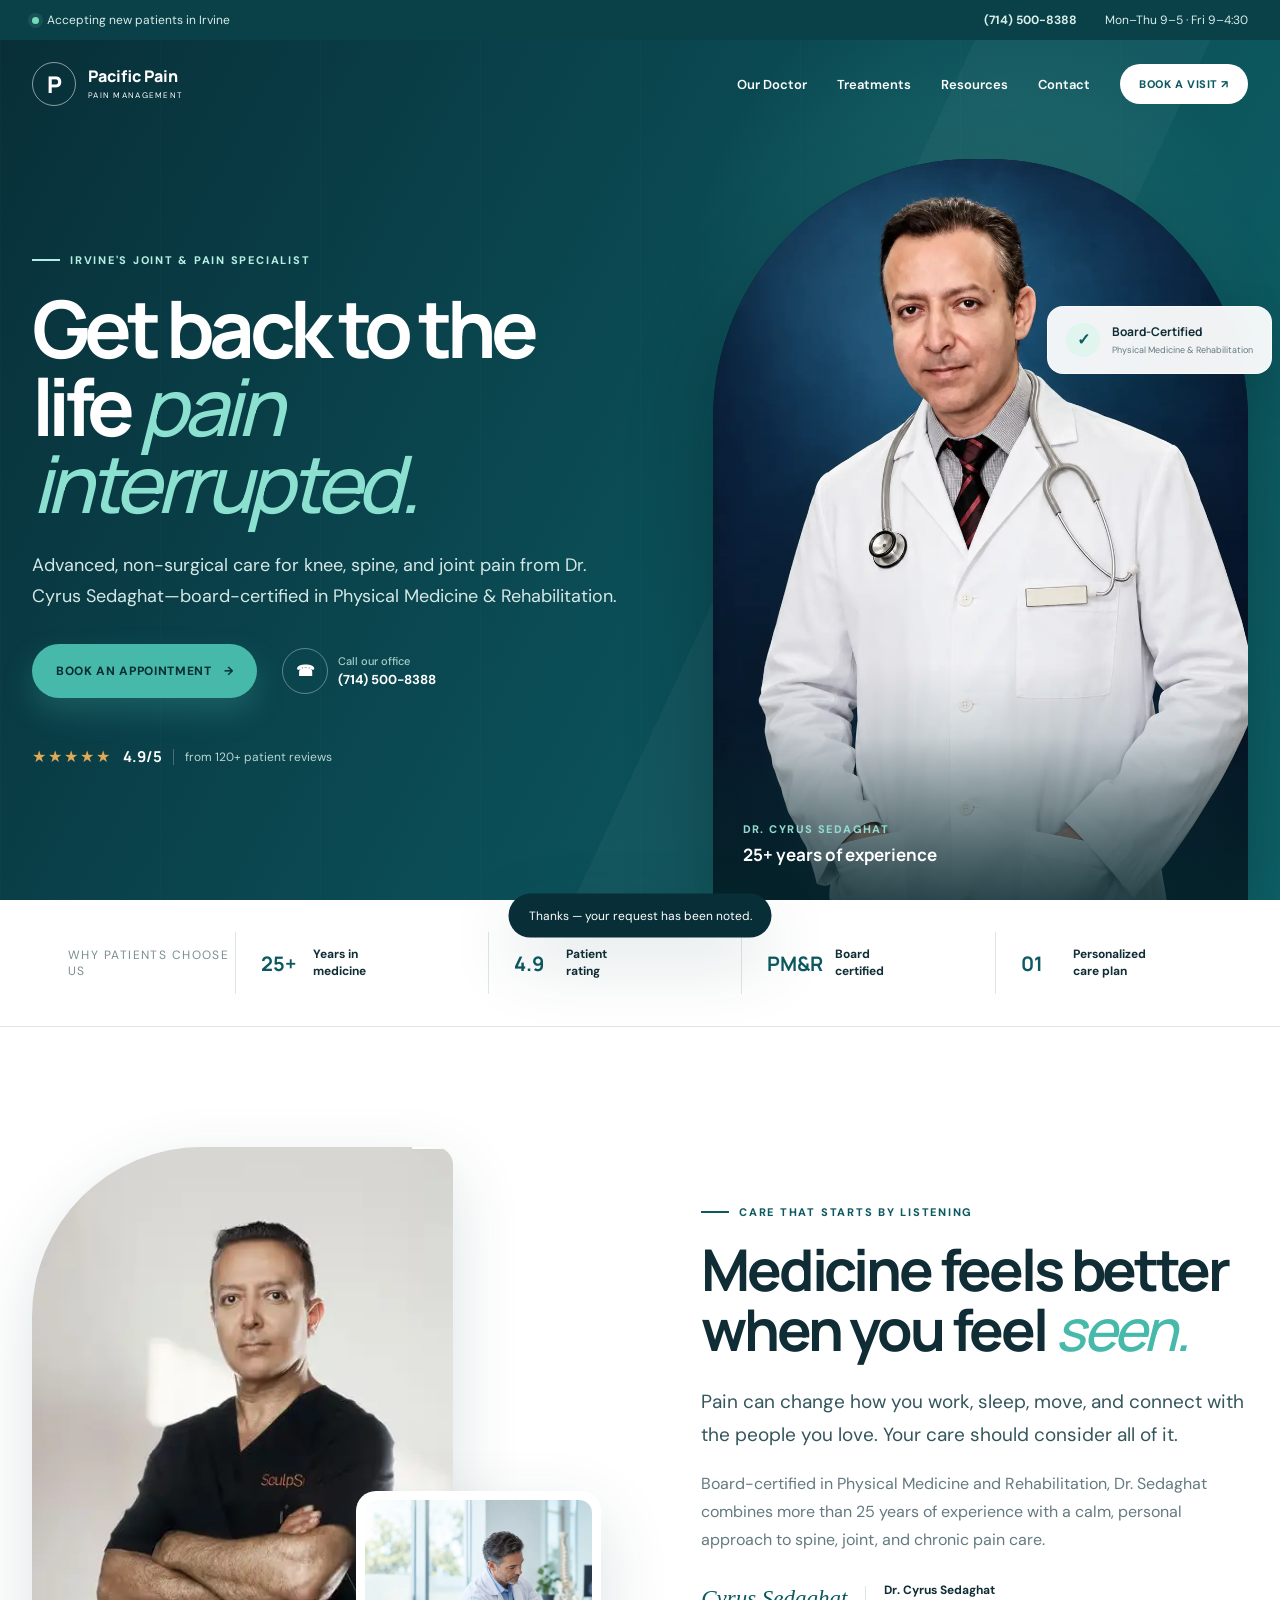
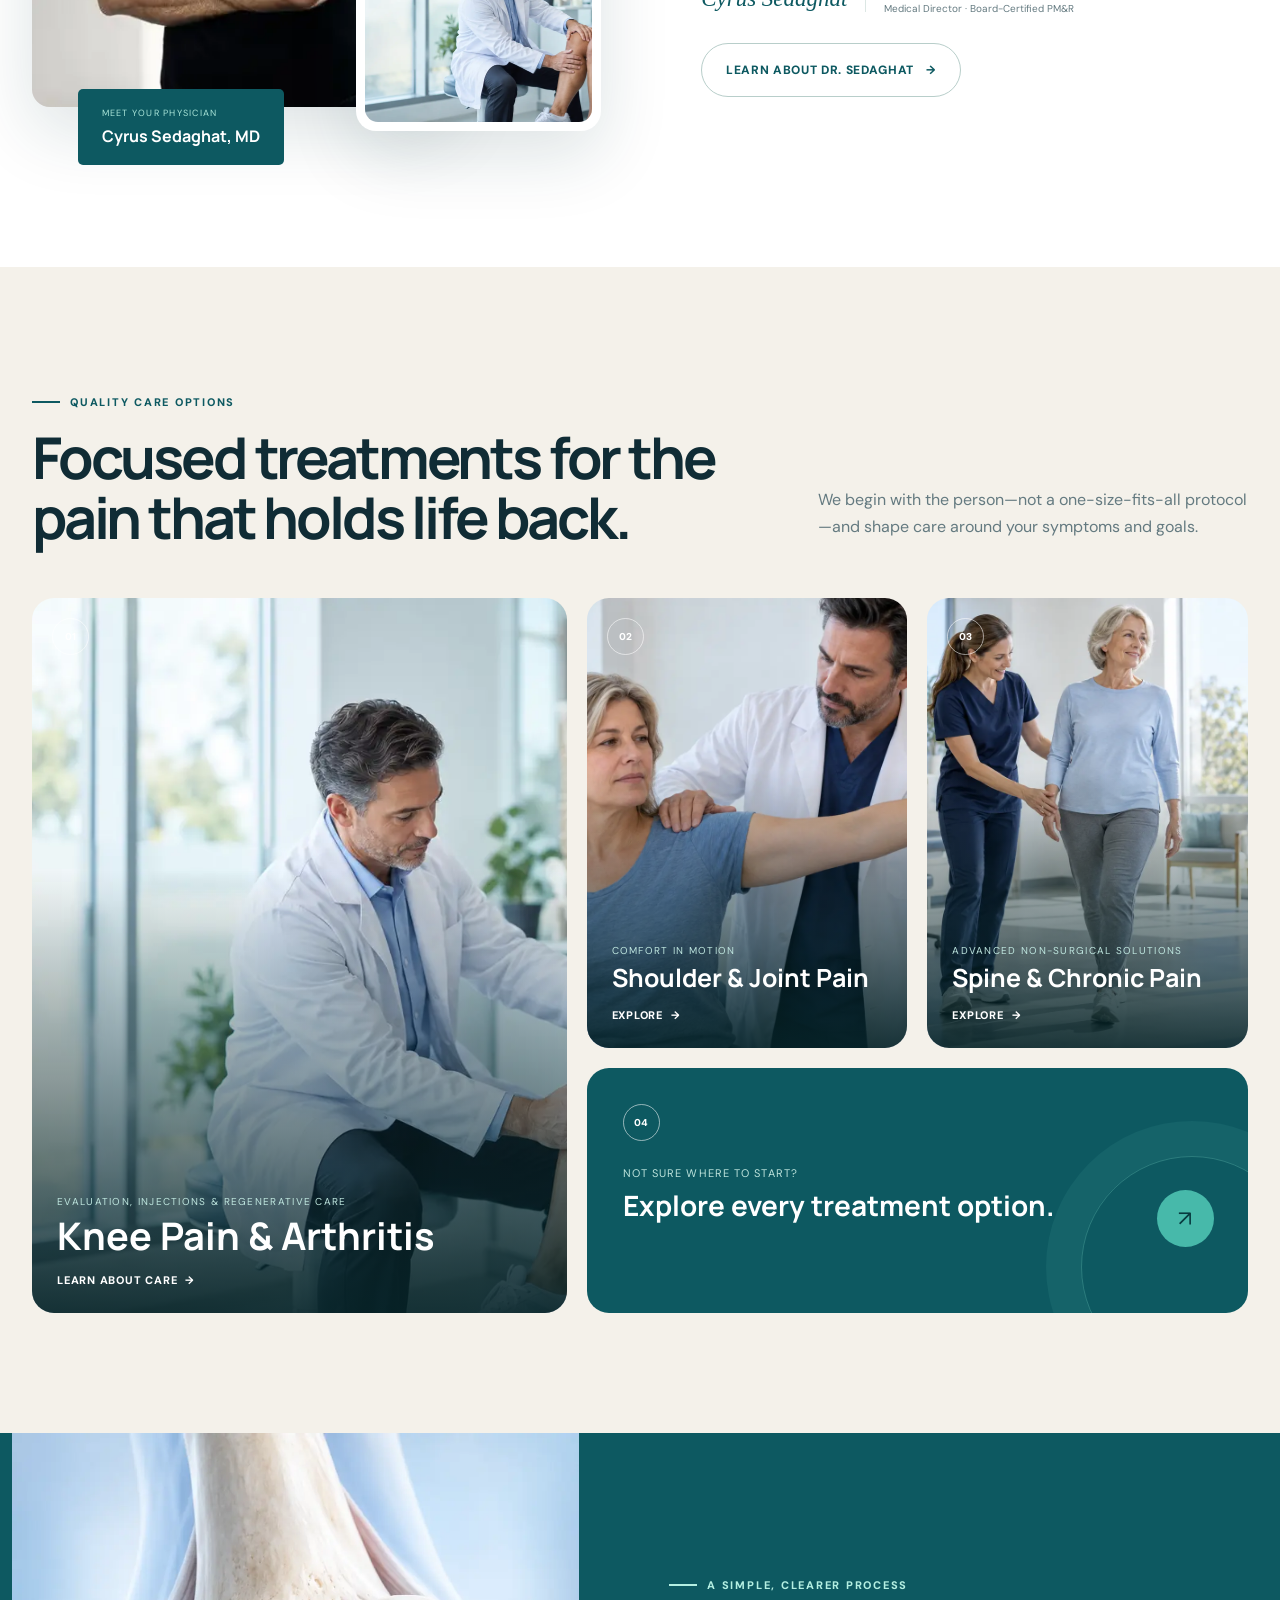
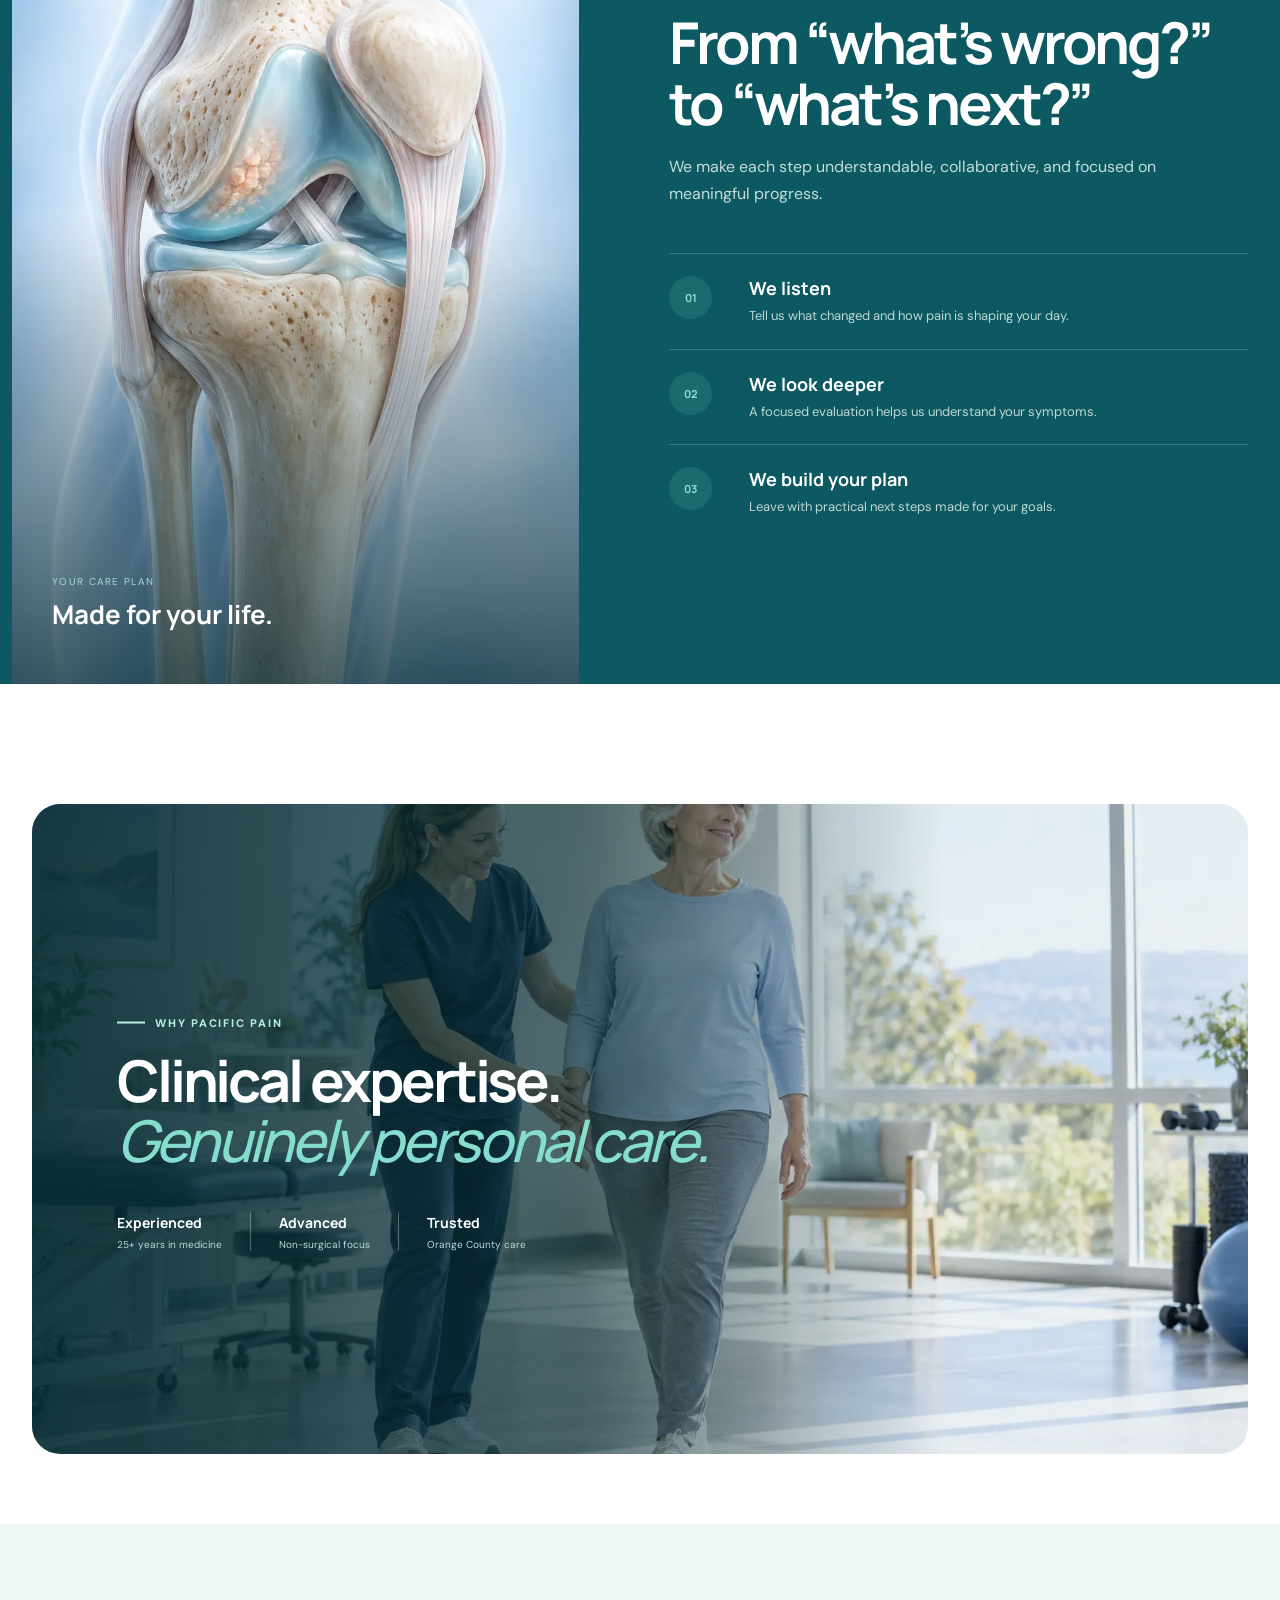
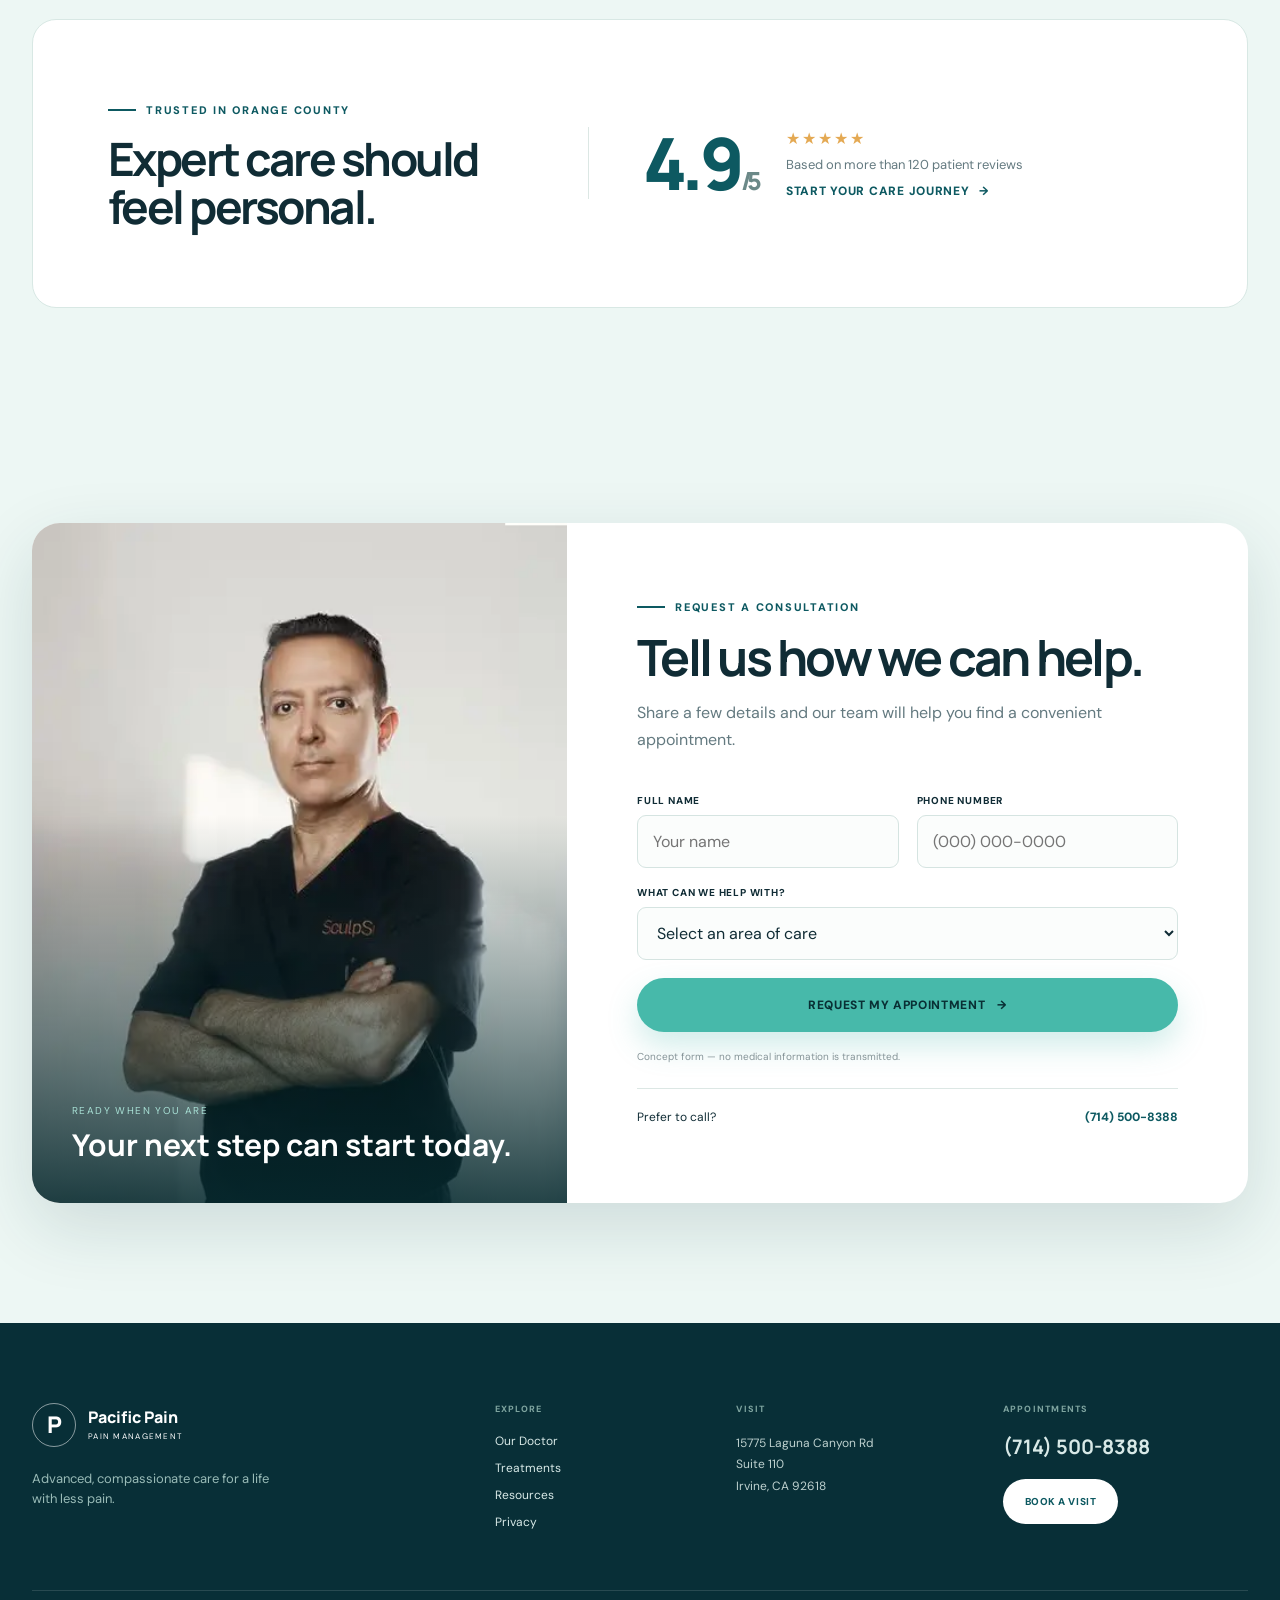
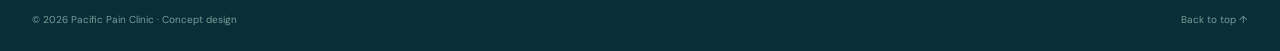
<file: index.html>
<!doctype html>
<html lang="en">
<head>
  <meta charset="UTF-8">
  <meta name="viewport" content="width=device-width,initial-scale=1">
  <meta name="description" content="Advanced, compassionate pain management with Dr. Cyrus Sedaghat in Irvine, California.">
  <meta name="theme-color" content="#0d4d58">
  <title>Pacific Pain Clinic | Move Without Limits</title>
  <link rel="preconnect" href="https://fonts.googleapis.com">
  <link rel="preconnect" href="https://fonts.gstatic.com" crossorigin>
  <link href="https://fonts.googleapis.com/css2?family=DM+Sans:wght@400;500;600;700&family=Manrope:wght@500;600;700;800&display=swap" rel="stylesheet">
  <link rel="stylesheet" href="styles.css">
</head>
<body>
  <a class="skip-link" href="#content">Skip to content</a>
  <div class="topbar"><div class="container topbar-inner"><p><span class="status-dot"></span>Accepting new patients in Irvine</p><div><a href="tel:+17145008388">(714) 500-8388</a><span>Mon–Thu 9–5 · Fri 9–4:30</span></div></div></div>
  <header class="site-header">
    <div class="container nav-shell">
      <a class="brand" href="index.html" aria-label="Pacific Pain Clinic home"><span class="brand-mark">P</span><span class="brand-copy"><strong>Pacific Pain</strong><small>PAIN MANAGEMENT</small></span></a>
      <nav class="main-nav" id="main-nav" aria-label="Main navigation"><a href="about.html">Our Doctor</a><a href="services.html">Treatments</a><a href="blog.html">Resources</a><a href="contact.html">Contact</a><a href="contact.html#appointment" class="nav-cta">Book a visit <span>↗</span></a></nav>
      <button class="menu-toggle" aria-label="Open navigation" aria-controls="main-nav" aria-expanded="false"><span></span><span></span></button>
    </div>
  </header>

  <main id="content">
    <section class="hero" id="top">
      <div class="container hero-grid">
        <div class="hero-copy reveal">
          <span class="eyebrow">IRVINE'S JOINT &amp; PAIN SPECIALIST</span>
          <h1>Get back to the life <em>pain interrupted.</em></h1>
          <p>Advanced, non-surgical care for knee, spine, and joint pain from Dr. Cyrus Sedaghat—board-certified in Physical Medicine &amp; Rehabilitation.</p>
          <div class="hero-actions"><a class="btn btn-primary" href="contact.html#appointment">Book an appointment <span>→</span></a><a class="text-link" href="tel:+17145008388"><span class="call-icon">☎</span><span><small>Call our office</small>(714) 500-8388</span></a></div>
          <div class="hero-rating"><span class="stars">★★★★★</span><strong>4.9/5</strong><small>from 120+ patient reviews</small></div>
        </div>
        <div class="hero-visual reveal">
          <div class="doctor-frame"><img src="assets/images/dr-sedaghat-hero-premium.webp" alt="Dr. Cyrus Sedaghat, pain management physician" fetchpriority="high"></div>
          <div class="doctor-name"><span>DR. CYRUS SEDAGHAT</span><strong>25+ years of experience</strong></div>
          <div class="credential-card"><span class="credential-mark">✓</span><div><strong>Board-Certified</strong><small>Physical Medicine &amp; Rehabilitation</small></div></div>
        </div>
      </div>
    </section>

    <section class="trust-bar" aria-label="Practice highlights"><div class="container trust-strip reveal"><p>Why patients choose us</p><div><strong>25+</strong><span>Years in<br>medicine</span></div><div><strong>4.9</strong><span>Patient<br>rating</span></div><div><strong>PM&amp;R</strong><span>Board<br>certified</span></div><div><strong>01</strong><span>Personalized<br>care plan</span></div></div></section>

    <section class="doctor-story section" id="about">
      <div class="container story-grid">
        <div class="story-gallery reveal">
          <div class="portrait-card"><img src="assets/images/dr-sedaghat-portrait.webp" alt="Dr. Cyrus Sedaghat at Pacific Pain Clinic" loading="lazy"></div>
          <div class="detail-card"><img src="assets/images/knee-exam-hero.webp" alt="A careful knee evaluation" loading="lazy"></div>
          <div class="gallery-caption"><span>MEET YOUR PHYSICIAN</span><strong>Cyrus Sedaghat, MD</strong></div>
        </div>
        <div class="story-copy reveal">
          <span class="eyebrow dark">CARE THAT STARTS BY LISTENING</span>
          <h2>Medicine feels better when you feel <em>seen.</em></h2>
          <p class="lead">Pain can change how you work, sleep, move, and connect with the people you love. Your care should consider all of it.</p>
          <p>Board-certified in Physical Medicine and Rehabilitation, Dr. Sedaghat combines more than 25 years of experience with a calm, personal approach to spine, joint, and chronic pain care.</p>
          <div class="signature-row"><div class="signature">Cyrus Sedaghat</div><div><strong>Dr. Cyrus Sedaghat</strong><small>Medical Director · Board-Certified PM&amp;R</small></div></div>
          <a class="btn btn-outline" href="about.html">Learn about Dr. Sedaghat <span>→</span></a>
        </div>
      </div>
    </section>

    <section class="services section" id="services">
      <div class="container">
        <div class="section-head reveal"><div><span class="eyebrow dark">QUALITY CARE OPTIONS</span><h2>Focused treatments for the pain that holds life back.</h2></div><p>We begin with the person—not a one-size-fits-all protocol—and shape care around your symptoms and goals.</p></div>
        <div class="service-bento">
          <article class="service-card service-feature reveal"><img src="assets/images/knee-exam-hero.webp" alt="Physician evaluating a patient's knee" loading="lazy"><div class="image-shade"></div><span class="service-index">01</span><div class="service-copy"><p>Evaluation, injections &amp; regenerative care</p><h3>Knee Pain &amp; Arthritis</h3><a href="knee-pain.html">Learn about care <span>→</span></a></div></article>
          <article class="service-card reveal"><img src="assets/images/shoulder-exam.webp" alt="Shoulder mobility examination" loading="lazy"><div class="image-shade"></div><span class="service-index">02</span><div class="service-copy"><p>Comfort in motion</p><h3>Shoulder &amp; Joint Pain</h3><a href="services.html#joint-care">Explore <span>→</span></a></div></article>
          <article class="service-card reveal"><img src="assets/images/hip-mobility.webp" alt="Hip mobility care" loading="lazy"><div class="image-shade"></div><span class="service-index">03</span><div class="service-copy"><p>Advanced non-surgical solutions</p><h3>Spine &amp; Chronic Pain</h3><a href="services.html#spine-care">Explore <span>→</span></a></div></article>
          <article class="service-note reveal"><span class="service-index">04</span><p>Not sure where to start?</p><h3>Explore every treatment option.</h3><a class="round-link" href="services.html" aria-label="View all treatments">↗</a></article>
        </div>
      </div>
    </section>

    <section class="approach section" id="approach">
      <div class="container approach-grid">
        <div class="approach-visual reveal"><img src="assets/images/knee-anatomy.webp" alt="Detailed knee joint anatomy" loading="lazy"><div class="image-label"><span>YOUR CARE PLAN</span><strong>Made for your life.</strong></div></div>
        <div class="approach-copy reveal"><span class="eyebrow">A SIMPLE, CLEARER PROCESS</span><h2>From “what’s wrong?” to “what’s next?”</h2><p>We make each step understandable, collaborative, and focused on meaningful progress.</p><ol class="process-list"><li><span>01</span><div><h3>We listen</h3><p>Tell us what changed and how pain is shaping your day.</p></div></li><li><span>02</span><div><h3>We look deeper</h3><p>A focused evaluation helps us understand your symptoms.</p></div></li><li><span>03</span><div><h3>We build your plan</h3><p>Leave with practical next steps made for your goals.</p></div></li></ol></div>
      </div>
    </section>

    <section class="why-us section"><div class="container"><div class="why-banner reveal"><img src="assets/images/hip-mobility.webp" alt="Patient returning to comfortable movement" loading="lazy"><div class="why-overlay"><span class="eyebrow">WHY PACIFIC PAIN</span><h2>Clinical expertise.<br><em>Genuinely personal care.</em></h2><div class="why-points"><div><strong>Experienced</strong><span>25+ years in medicine</span></div><div><strong>Advanced</strong><span>Non-surgical focus</span></div><div><strong>Trusted</strong><span>Orange County care</span></div></div></div></div></div></section>

    <section class="testimonial section"><div class="container testimonial-grid reveal"><div><span class="eyebrow dark">TRUSTED IN ORANGE COUNTY</span><h2>Expert care should feel personal.</h2></div><div class="reputation-panel"><strong>4.9<span>/5</span></strong><div><span class="stars">★★★★★</span><p>Based on more than 120 patient reviews</p></div><a href="contact.html#appointment">Start your care journey <span>→</span></a></div></div></section>

    <section class="contact section" id="contact">
      <div class="container contact-shell reveal">
        <div class="contact-visual"><img src="assets/images/dr-sedaghat-portrait.webp" alt="Dr. Cyrus Sedaghat" loading="lazy"><div class="contact-image-copy"><span>READY WHEN YOU ARE</span><strong>Your next step can start today.</strong></div></div>
        <div class="contact-panel"><span class="eyebrow dark">REQUEST A CONSULTATION</span><h2>Tell us how we can help.</h2><p>Share a few details and our team will help you find a convenient appointment.</p><form id="demo-form"><label><span>Full name</span><input type="text" name="name" autocomplete="name" placeholder="Your name" required></label><label><span>Phone number</span><input type="tel" name="phone" autocomplete="tel" placeholder="(000) 000-0000" required></label><label class="full"><span>What can we help with?</span><select name="care" required><option value="">Select an area of care</option><option>Knee pain or arthritis</option><option>Back or neck pain</option><option>Shoulder or joint pain</option><option>Another concern</option></select></label><button class="btn btn-primary full" type="submit">Request my appointment <span>→</span></button><small class="full">Concept form — no medical information is transmitted.</small></form><div class="direct-contact"><span>Prefer to call?</span><a href="tel:+17145008388">(714) 500-8388</a></div></div>
      </div>
    </section>
  </main>

  <footer class="site-footer"><div class="container footer-grid"><div><a class="brand" href="index.html"><span class="brand-mark">P</span><span class="brand-copy"><strong>Pacific Pain</strong><small>PAIN MANAGEMENT</small></span></a><p>Advanced, compassionate care for a life with less pain.</p></div><div><span class="footer-label">Explore</span><a href="about.html">Our Doctor</a><a href="services.html">Treatments</a><a href="blog.html">Resources</a><a href="privacy.html">Privacy</a></div><div><span class="footer-label">Visit</span><p>15775 Laguna Canyon Rd<br>Suite 110<br>Irvine, CA 92618</p></div><div class="footer-call"><span class="footer-label">Appointments</span><a href="tel:+17145008388">(714) 500-8388</a><a class="btn btn-light" href="contact.html#appointment">Book a visit</a></div></div><div class="container footer-bottom"><span>© 2026 Pacific Pain Clinic · Concept design</span><a href="#top">Back to top ↑</a></div></footer>
  <div class="toast" role="status" aria-live="polite">Thanks — your request has been noted.</div>
  <script src="script.js"></script>
</body>
</html>
</file>
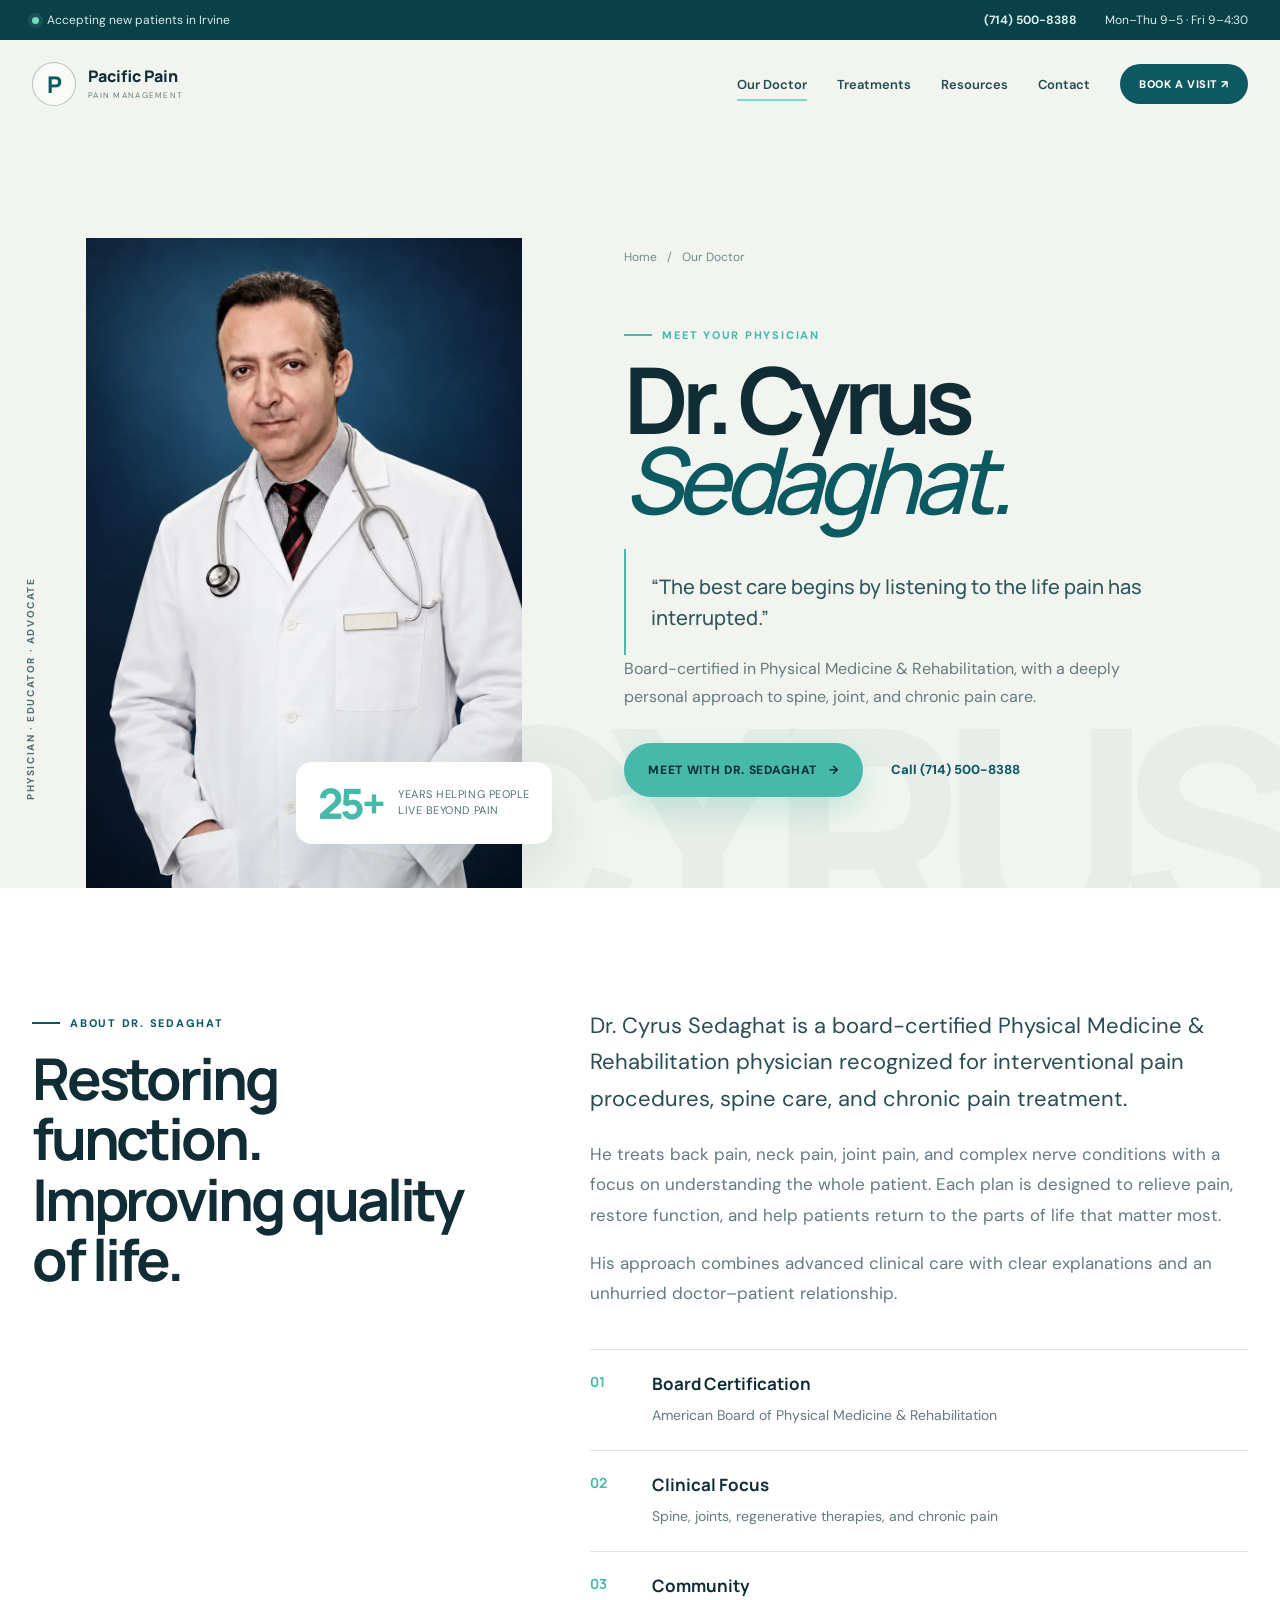
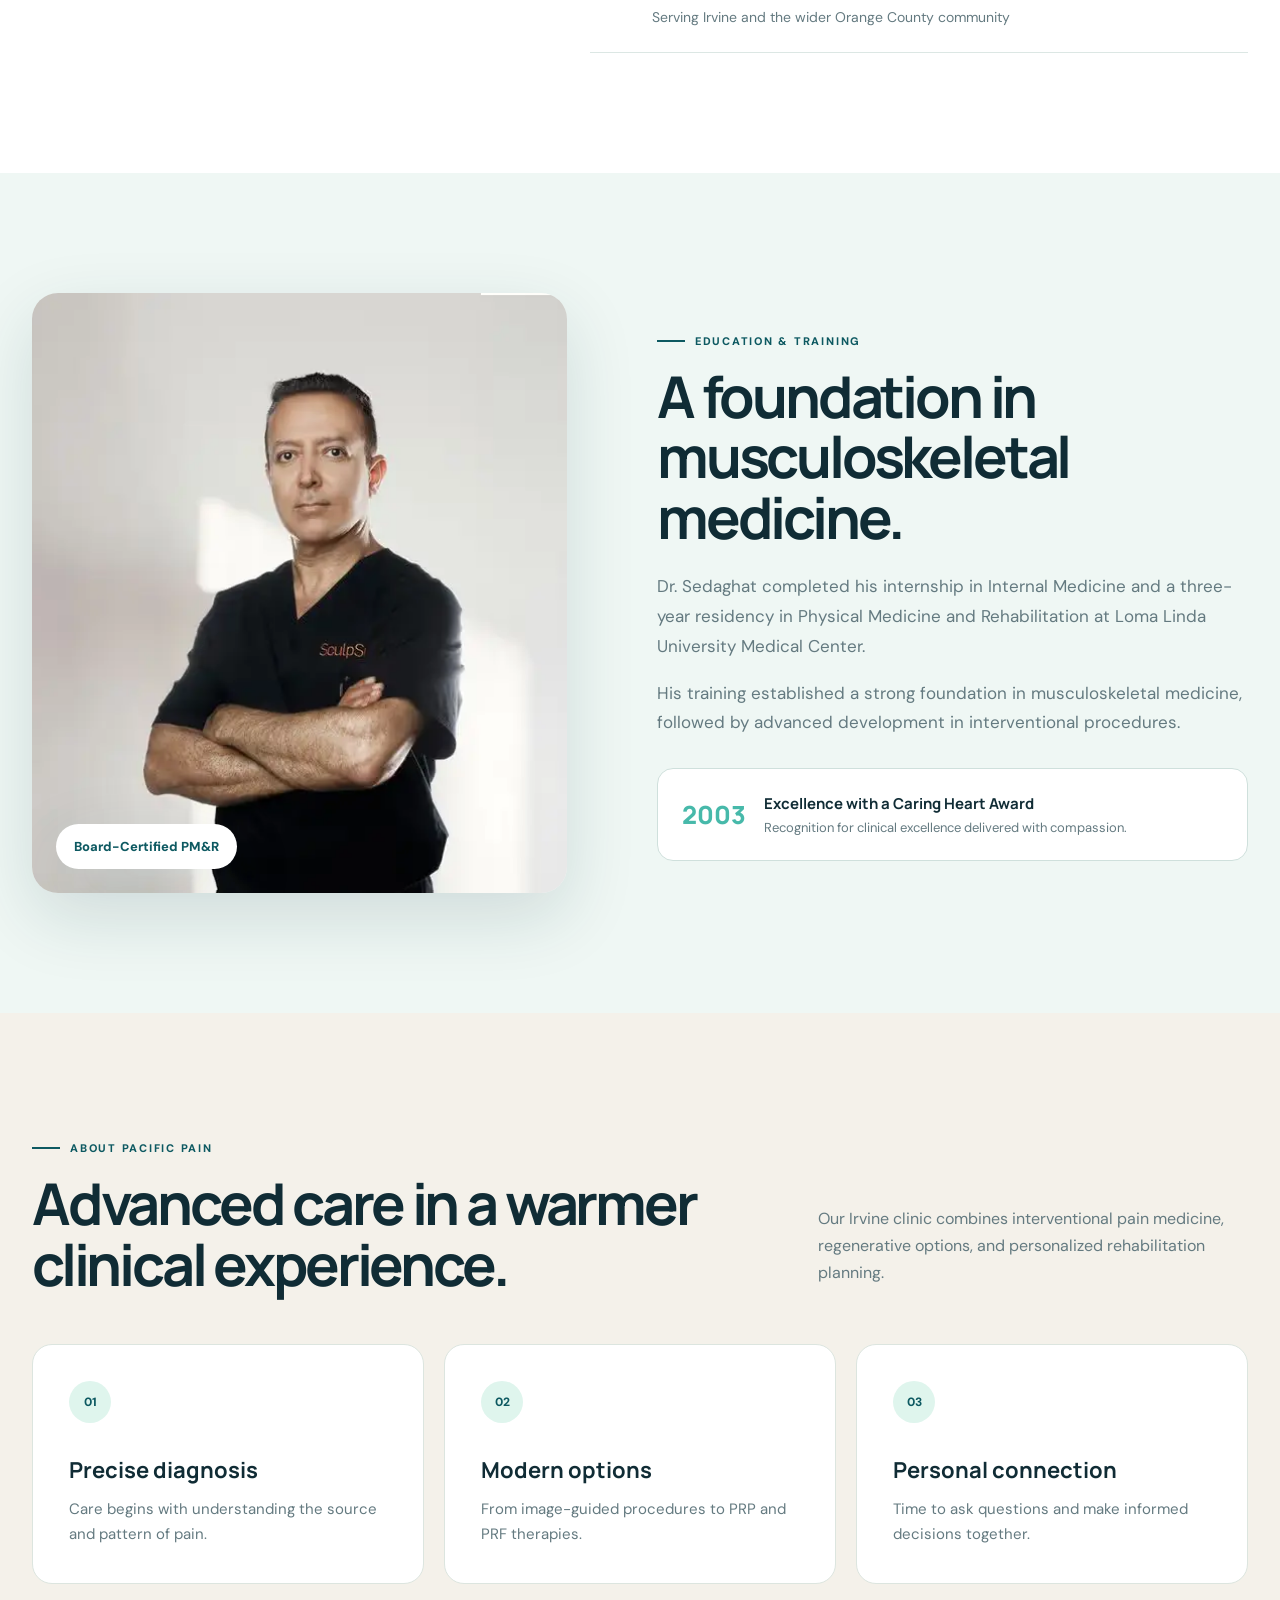
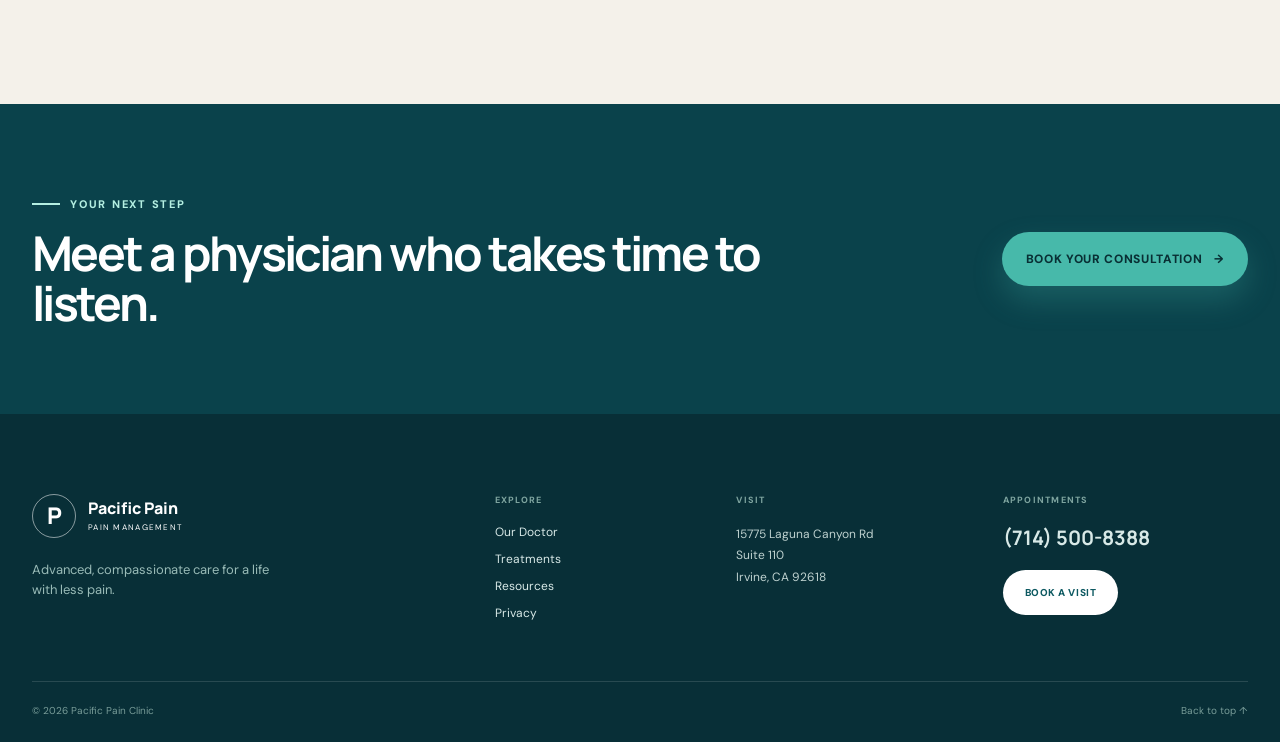
<file: about.html>
<!doctype html><html lang="en"><head><meta charset="UTF-8"><meta name="viewport" content="width=device-width,initial-scale=1"><meta name="description" content="Meet Dr. Cyrus Sedaghat, board-certified Physical Medicine and Rehabilitation physician at Pacific Pain Clinic in Irvine."><meta name="theme-color" content="#0d4d58"><title>About Dr. Cyrus Sedaghat | Pacific Pain Clinic</title><link rel="preconnect" href="https://fonts.googleapis.com"><link rel="preconnect" href="https://fonts.gstatic.com" crossorigin><link href="https://fonts.googleapis.com/css2?family=DM+Sans:wght@400;500;600;700&family=Manrope:wght@500;600;700;800&display=swap" rel="stylesheet"><link rel="stylesheet" href="styles.css"></head><body>
<a class="skip-link" href="#content">Skip to content</a><div class="topbar"><div class="container topbar-inner"><p><span class="status-dot"></span>Accepting new patients in Irvine</p><div><a href="tel:+17145008388">(714) 500-8388</a><span>Mon–Thu 9–5 · Fri 9–4:30</span></div></div></div>
<header class="site-header inner-header"><div class="container nav-shell"><a class="brand" href="index.html" aria-label="Pacific Pain Clinic home"><span class="brand-mark">P</span><span class="brand-copy"><strong>Pacific Pain</strong><small>PAIN MANAGEMENT</small></span></a><nav class="main-nav" id="main-nav" aria-label="Main navigation"><a class="active" href="about.html">Our Doctor</a><a href="services.html">Treatments</a><a href="blog.html">Resources</a><a href="contact.html">Contact</a><a href="contact.html#appointment" class="nav-cta">Book a visit <span>↗</span></a></nav><button class="menu-toggle" aria-label="Open navigation" aria-controls="main-nav" aria-expanded="false"><span></span><span></span></button></div></header>
<main id="content">
  <section class="about-signature-hero"><div class="container about-hero-layout"><div class="about-portrait-stage reveal"><span class="portrait-caption">PHYSICIAN · EDUCATOR · ADVOCATE</span><img src="assets/images/dr-sedaghat-hero-premium.webp" alt="Dr. Cyrus Sedaghat"><div class="about-experience"><strong>25+</strong><span>years helping people<br>live beyond pain</span></div></div><div class="about-intro reveal"><nav class="breadcrumb" aria-label="Breadcrumb"><a href="index.html">Home</a><span>/</span><span>Our Doctor</span></nav><span class="eyebrow">MEET YOUR PHYSICIAN</span><h1>Dr. Cyrus<br><em>Sedaghat.</em></h1><blockquote>“The best care begins by listening to the life pain has interrupted.”</blockquote><p>Board-certified in Physical Medicine &amp; Rehabilitation, with a deeply personal approach to spine, joint, and chronic pain care.</p><div class="about-hero-actions"><a class="btn btn-primary" href="contact.html#appointment">Meet with Dr. Sedaghat <span>→</span></a><a href="tel:+17145008388">Call (714) 500-8388</a></div></div></div></section>
  <section class="section"><div class="container split-copy"><div class="sticky-heading reveal"><span class="eyebrow dark">ABOUT DR. SEDAGHAT</span><h2>Restoring function. Improving quality of life.</h2></div><div class="article-copy reveal"><p class="lead">Dr. Cyrus Sedaghat is a board-certified Physical Medicine &amp; Rehabilitation physician recognized for interventional pain procedures, spine care, and chronic pain treatment.</p><p>He treats back pain, neck pain, joint pain, and complex nerve conditions with a focus on understanding the whole patient. Each plan is designed to relieve pain, restore function, and help patients return to the parts of life that matter most.</p><p>His approach combines advanced clinical care with clear explanations and an unhurried doctor–patient relationship.</p><div class="credential-list"><div><span>01</span><strong>Board Certification</strong><p>American Board of Physical Medicine &amp; Rehabilitation</p></div><div><span>02</span><strong>Clinical Focus</strong><p>Spine, joints, regenerative therapies, and chronic pain</p></div><div><span>03</span><strong>Community</strong><p>Serving Irvine and the wider Orange County community</p></div></div></div></div></section>
  <section class="section soft-section"><div class="container feature-split"><div class="feature-image reveal"><img src="assets/images/dr-sedaghat-portrait.webp" alt="Dr. Cyrus Sedaghat in clinic attire"><div class="feature-badge">Board-Certified PM&amp;R</div></div><div class="feature-copy reveal"><span class="eyebrow dark">EDUCATION &amp; TRAINING</span><h2>A foundation in musculoskeletal medicine.</h2><p>Dr. Sedaghat completed his internship in Internal Medicine and a three-year residency in Physical Medicine and Rehabilitation at Loma Linda University Medical Center.</p><p>His training established a strong foundation in musculoskeletal medicine, followed by advanced development in interventional procedures.</p><div class="award-card"><span>2003</span><div><strong>Excellence with a Caring Heart Award</strong><p>Recognition for clinical excellence delivered with compassion.</p></div></div></div></div></section>
  <section class="section values-section"><div class="container"><div class="section-head reveal"><div><span class="eyebrow dark">ABOUT PACIFIC PAIN</span><h2>Advanced care in a warmer clinical experience.</h2></div><p>Our Irvine clinic combines interventional pain medicine, regenerative options, and personalized rehabilitation planning.</p></div><div class="value-grid"><article class="value-card reveal"><span>01</span><h3>Precise diagnosis</h3><p>Care begins with understanding the source and pattern of pain.</p></article><article class="value-card reveal"><span>02</span><h3>Modern options</h3><p>From image-guided procedures to PRP and PRF therapies.</p></article><article class="value-card reveal"><span>03</span><h3>Personal connection</h3><p>Time to ask questions and make informed decisions together.</p></article></div></div></section>
  <section class="page-cta"><div class="container page-cta-inner reveal"><div><span class="eyebrow">YOUR NEXT STEP</span><h2>Meet a physician who takes time to listen.</h2></div><a class="btn btn-primary" href="contact.html#appointment">Book your consultation <span>→</span></a></div></section>
</main>
<footer class="site-footer"><div class="container footer-grid"><div><a class="brand" href="index.html"><span class="brand-mark">P</span><span class="brand-copy"><strong>Pacific Pain</strong><small>PAIN MANAGEMENT</small></span></a><p>Advanced, compassionate care for a life with less pain.</p></div><div><span class="footer-label">Explore</span><a href="about.html">Our Doctor</a><a href="services.html">Treatments</a><a href="blog.html">Resources</a><a href="privacy.html">Privacy</a></div><div><span class="footer-label">Visit</span><p>15775 Laguna Canyon Rd<br>Suite 110<br>Irvine, CA 92618</p></div><div class="footer-call"><span class="footer-label">Appointments</span><a href="tel:+17145008388">(714) 500-8388</a><a class="btn btn-light" href="contact.html#appointment">Book a visit</a></div></div><div class="container footer-bottom"><span>© 2026 Pacific Pain Clinic</span><a href="#content">Back to top ↑</a></div></footer><script src="script.js"></script></body></html>
</file>
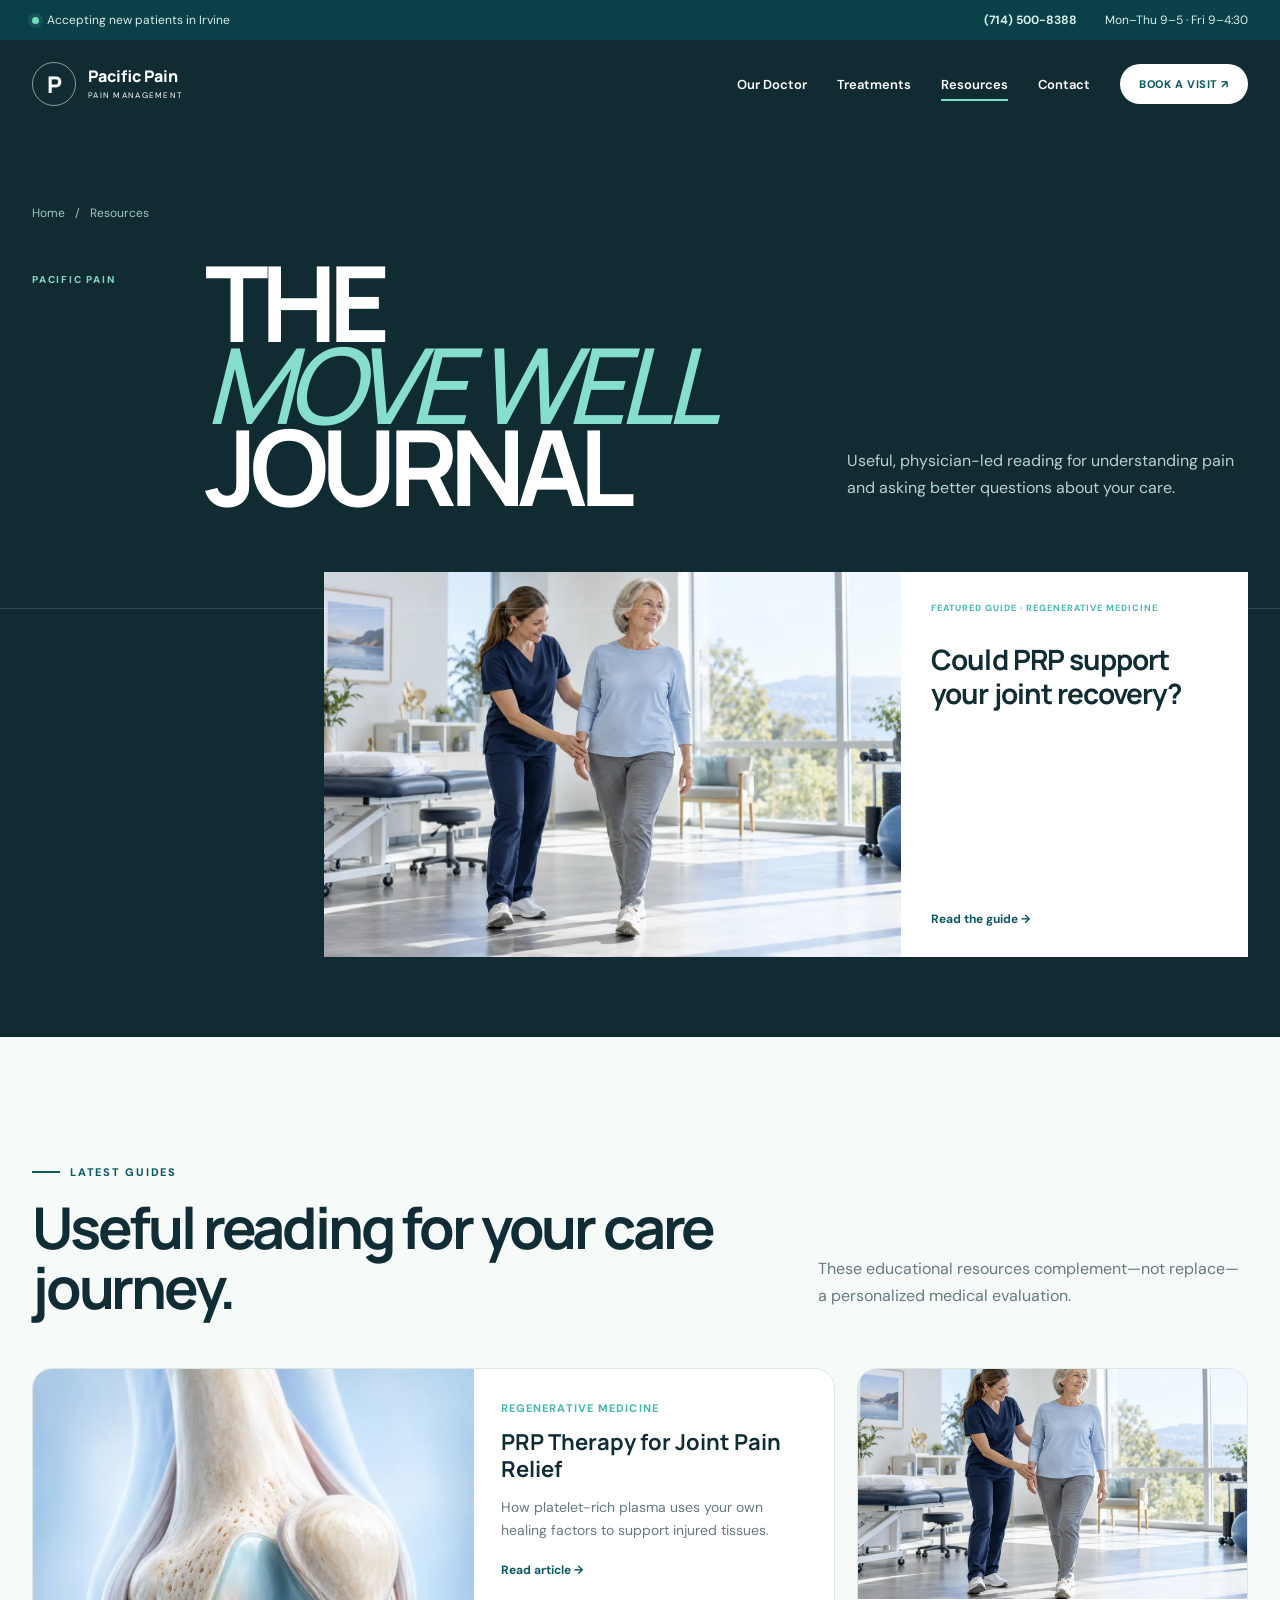
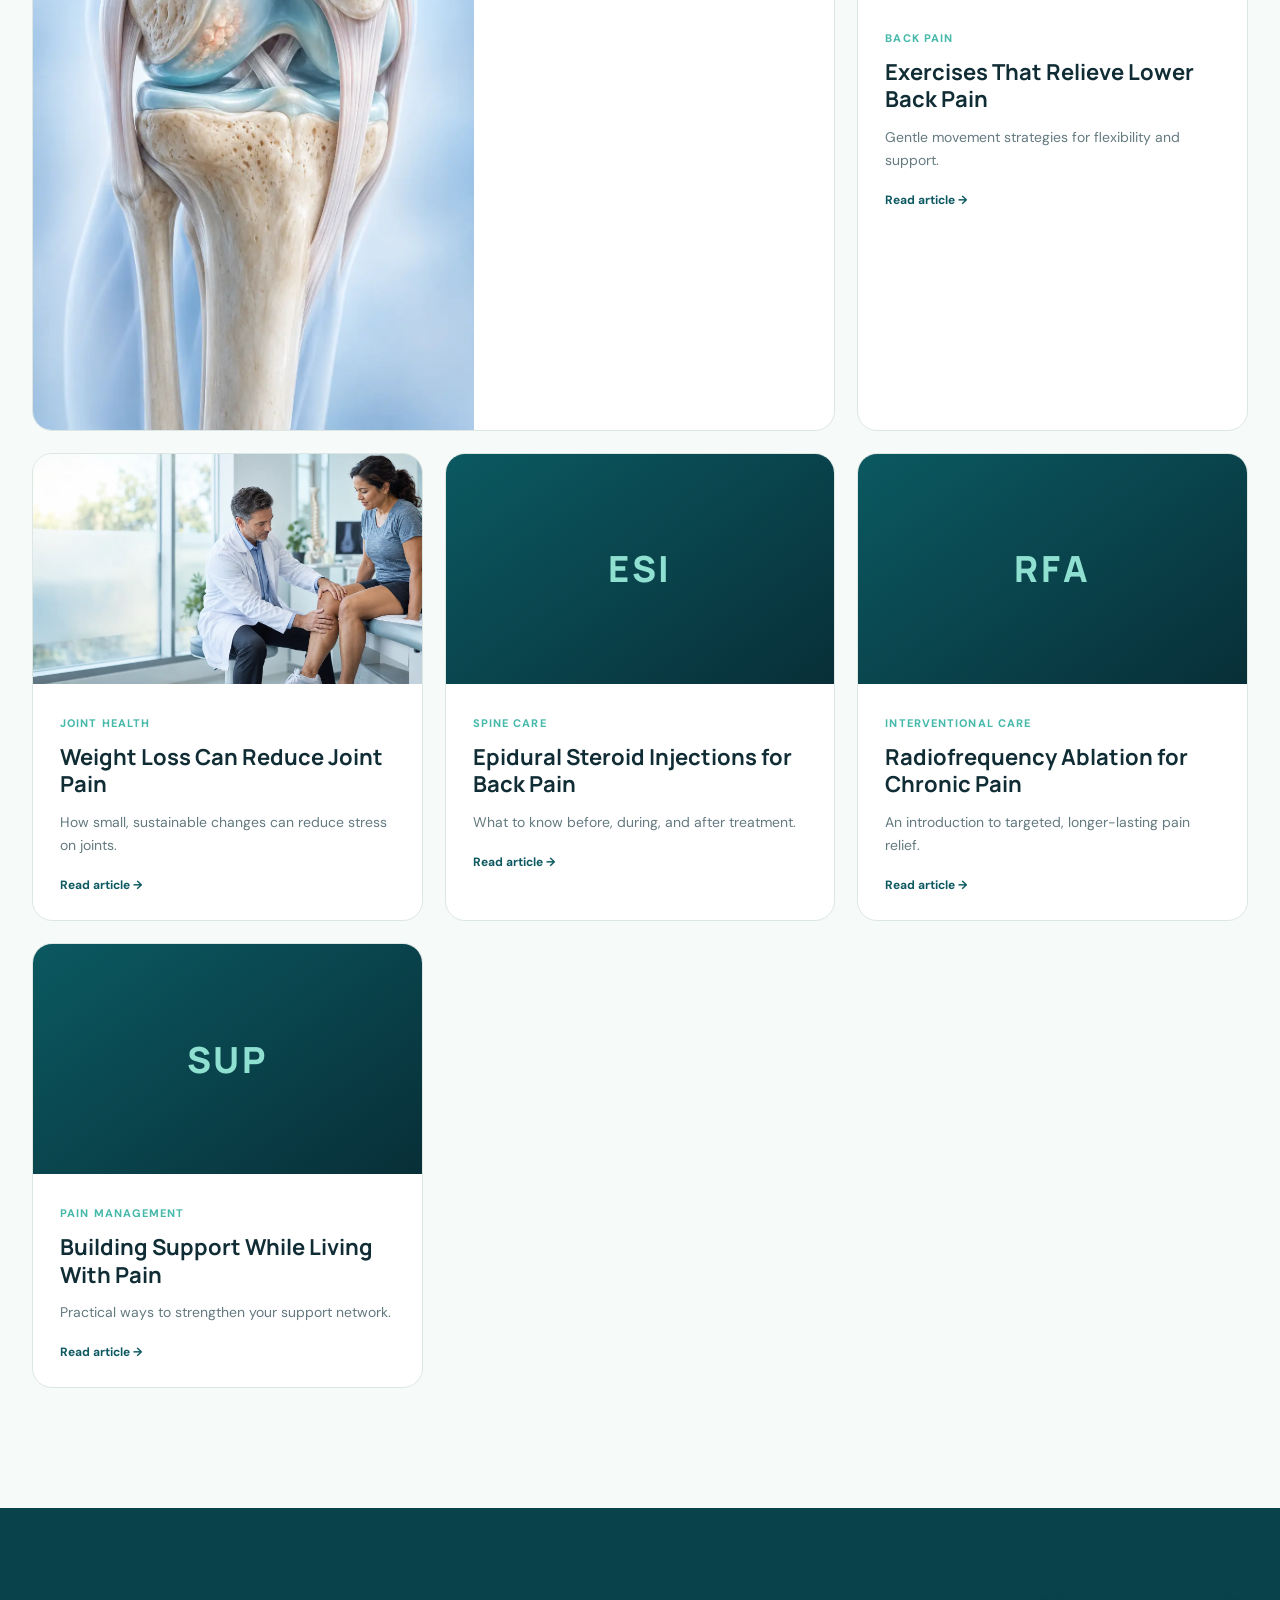
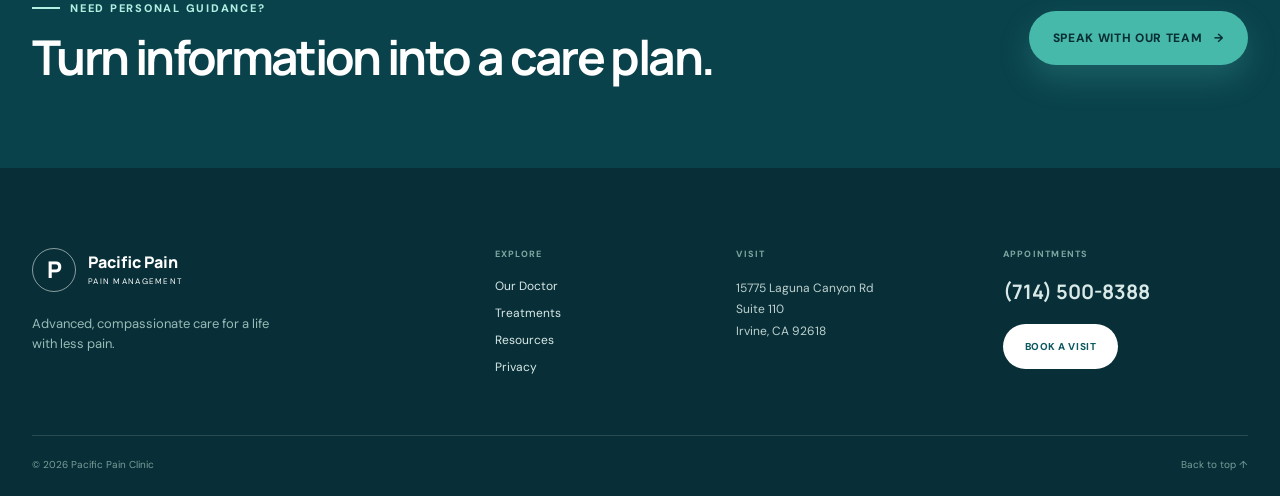
<file: blog.html>
<!doctype html><html lang="en"><head><meta charset="UTF-8"><meta name="viewport" content="width=device-width,initial-scale=1"><meta name="description" content="Practical pain management resources from Pacific Pain Clinic on joint health, back pain, PRP, and interventional treatments."><meta name="theme-color" content="#0d4d58"><title>Pain Management Resources | Pacific Pain Clinic</title><link rel="preconnect" href="https://fonts.googleapis.com"><link rel="preconnect" href="https://fonts.gstatic.com" crossorigin><link href="https://fonts.googleapis.com/css2?family=DM+Sans:wght@400;500;600;700&family=Manrope:wght@500;600;700;800&display=swap" rel="stylesheet"><link rel="stylesheet" href="styles.css"></head><body>
<a class="skip-link" href="#content">Skip to content</a><div class="topbar"><div class="container topbar-inner"><p><span class="status-dot"></span>Accepting new patients in Irvine</p><div><a href="tel:+17145008388">(714) 500-8388</a><span>Mon–Thu 9–5 · Fri 9–4:30</span></div></div></div><header class="site-header inner-header"><div class="container nav-shell"><a class="brand" href="index.html"><span class="brand-mark">P</span><span class="brand-copy"><strong>Pacific Pain</strong><small>PAIN MANAGEMENT</small></span></a><nav class="main-nav" id="main-nav" aria-label="Main navigation"><a href="about.html">Our Doctor</a><a href="services.html">Treatments</a><a class="active" href="blog.html">Resources</a><a href="contact.html">Contact</a><a href="contact.html#appointment" class="nav-cta">Book a visit <span>↗</span></a></nav><button class="menu-toggle" aria-label="Open navigation" aria-controls="main-nav" aria-expanded="false"><span></span><span></span></button></div></header>
<main id="content">
  <section class="journal-hero"><div class="container"><nav class="breadcrumb reveal"><a href="index.html">Home</a><span>/</span><span>Resources</span></nav><div class="journal-masthead reveal"><span>PACIFIC PAIN</span><h1>THE<br><em>MOVE WELL</em><br>JOURNAL</h1><p>Useful, physician-led reading for understanding pain and asking better questions about your care.</p></div><a class="journal-feature reveal" href="https://www.pacificpainclinic.com/pain-blogs/prp-therapy-for-joint-pain-relief"><img src="assets/images/hip-mobility.webp" alt="Healthy movement and mobility"><div><span>FEATURED GUIDE · REGENERATIVE MEDICINE</span><strong>Could PRP support your joint recovery?</strong><b>Read the guide →</b></div></a></div></section>
  <section class="section article-directory"><div class="container"><div class="section-head reveal"><div><span class="eyebrow dark">LATEST GUIDES</span><h2>Useful reading for your care journey.</h2></div><p>These educational resources complement—not replace—a personalized medical evaluation.</p></div><div class="article-grid">
    <a class="article-card featured reveal" href="https://www.pacificpainclinic.com/pain-blogs/prp-therapy-for-joint-pain-relief"><img src="assets/images/knee-anatomy.webp" alt="Knee joint and regenerative care"><div><span>REGENERATIVE MEDICINE</span><h3>PRP Therapy for Joint Pain Relief</h3><p>How platelet-rich plasma uses your own healing factors to support injured tissues.</p><b>Read article →</b></div></a>
    <a class="article-card reveal" href="https://www.pacificpainclinic.com/pain-blogs/exercises-that-relieve-lower-back-pain"><img src="assets/images/hip-mobility.webp" alt="Movement for back comfort"><div><span>BACK PAIN</span><h3>Exercises That Relieve Lower Back Pain</h3><p>Gentle movement strategies for flexibility and support.</p><b>Read article →</b></div></a>
    <a class="article-card reveal" href="https://www.pacificpainclinic.com/pain-blogs/weight-loss-can-reduce-joint-pain"><img src="assets/images/knee-exam-hero.webp" alt="Joint pain consultation"><div><span>JOINT HEALTH</span><h3>Weight Loss Can Reduce Joint Pain</h3><p>How small, sustainable changes can reduce stress on joints.</p><b>Read article →</b></div></a>
    <a class="article-card reveal" href="https://www.pacificpainclinic.com/pain-blogs/epidural-steroid-injections-for-back-pain"><div class="article-monogram">ESI</div><div><span>SPINE CARE</span><h3>Epidural Steroid Injections for Back Pain</h3><p>What to know before, during, and after treatment.</p><b>Read article →</b></div></a>
    <a class="article-card reveal" href="https://www.pacificpainclinic.com/pain-blogs/radiofrequency-ablation-for-chronic-pain"><div class="article-monogram">RFA</div><div><span>INTERVENTIONAL CARE</span><h3>Radiofrequency Ablation for Chronic Pain</h3><p>An introduction to targeted, longer-lasting pain relief.</p><b>Read article →</b></div></a>
    <a class="article-card reveal" href="https://www.pacificpainclinic.com/pain-blogs/building-support-while-living-with-pain"><div class="article-monogram">SUP</div><div><span>PAIN MANAGEMENT</span><h3>Building Support While Living With Pain</h3><p>Practical ways to strengthen your support network.</p><b>Read article →</b></div></a>
  </div></div></section>
  <section class="page-cta"><div class="container page-cta-inner reveal"><div><span class="eyebrow">NEED PERSONAL GUIDANCE?</span><h2>Turn information into a care plan.</h2></div><a class="btn btn-primary" href="contact.html#appointment">Speak with our team <span>→</span></a></div></section>
</main>
<footer class="site-footer"><div class="container footer-grid"><div><a class="brand" href="index.html"><span class="brand-mark">P</span><span class="brand-copy"><strong>Pacific Pain</strong><small>PAIN MANAGEMENT</small></span></a><p>Advanced, compassionate care for a life with less pain.</p></div><div><span class="footer-label">Explore</span><a href="about.html">Our Doctor</a><a href="services.html">Treatments</a><a href="blog.html">Resources</a><a href="privacy.html">Privacy</a></div><div><span class="footer-label">Visit</span><p>15775 Laguna Canyon Rd<br>Suite 110<br>Irvine, CA 92618</p></div><div class="footer-call"><span class="footer-label">Appointments</span><a href="tel:+17145008388">(714) 500-8388</a><a class="btn btn-light" href="contact.html#appointment">Book a visit</a></div></div><div class="container footer-bottom"><span>© 2026 Pacific Pain Clinic</span><a href="#content">Back to top ↑</a></div></footer><script src="script.js"></script></body></html>
</file>
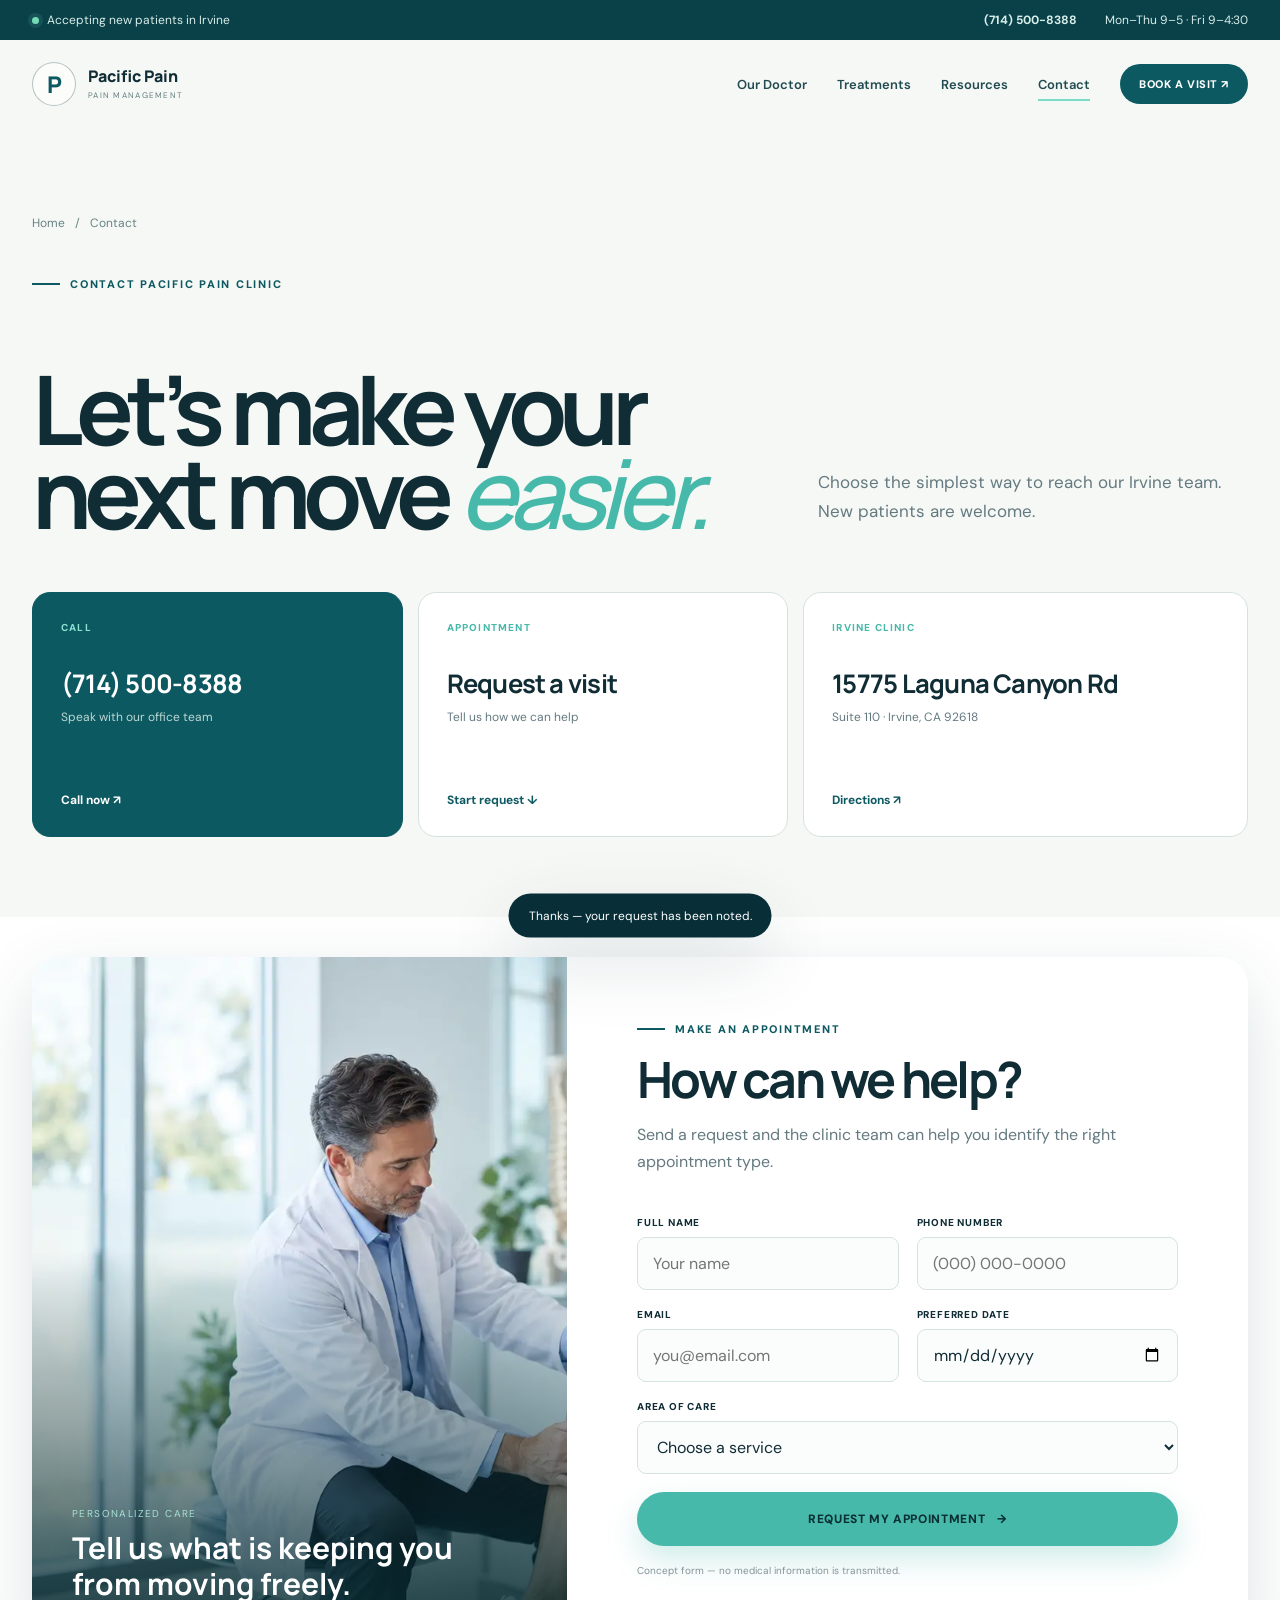
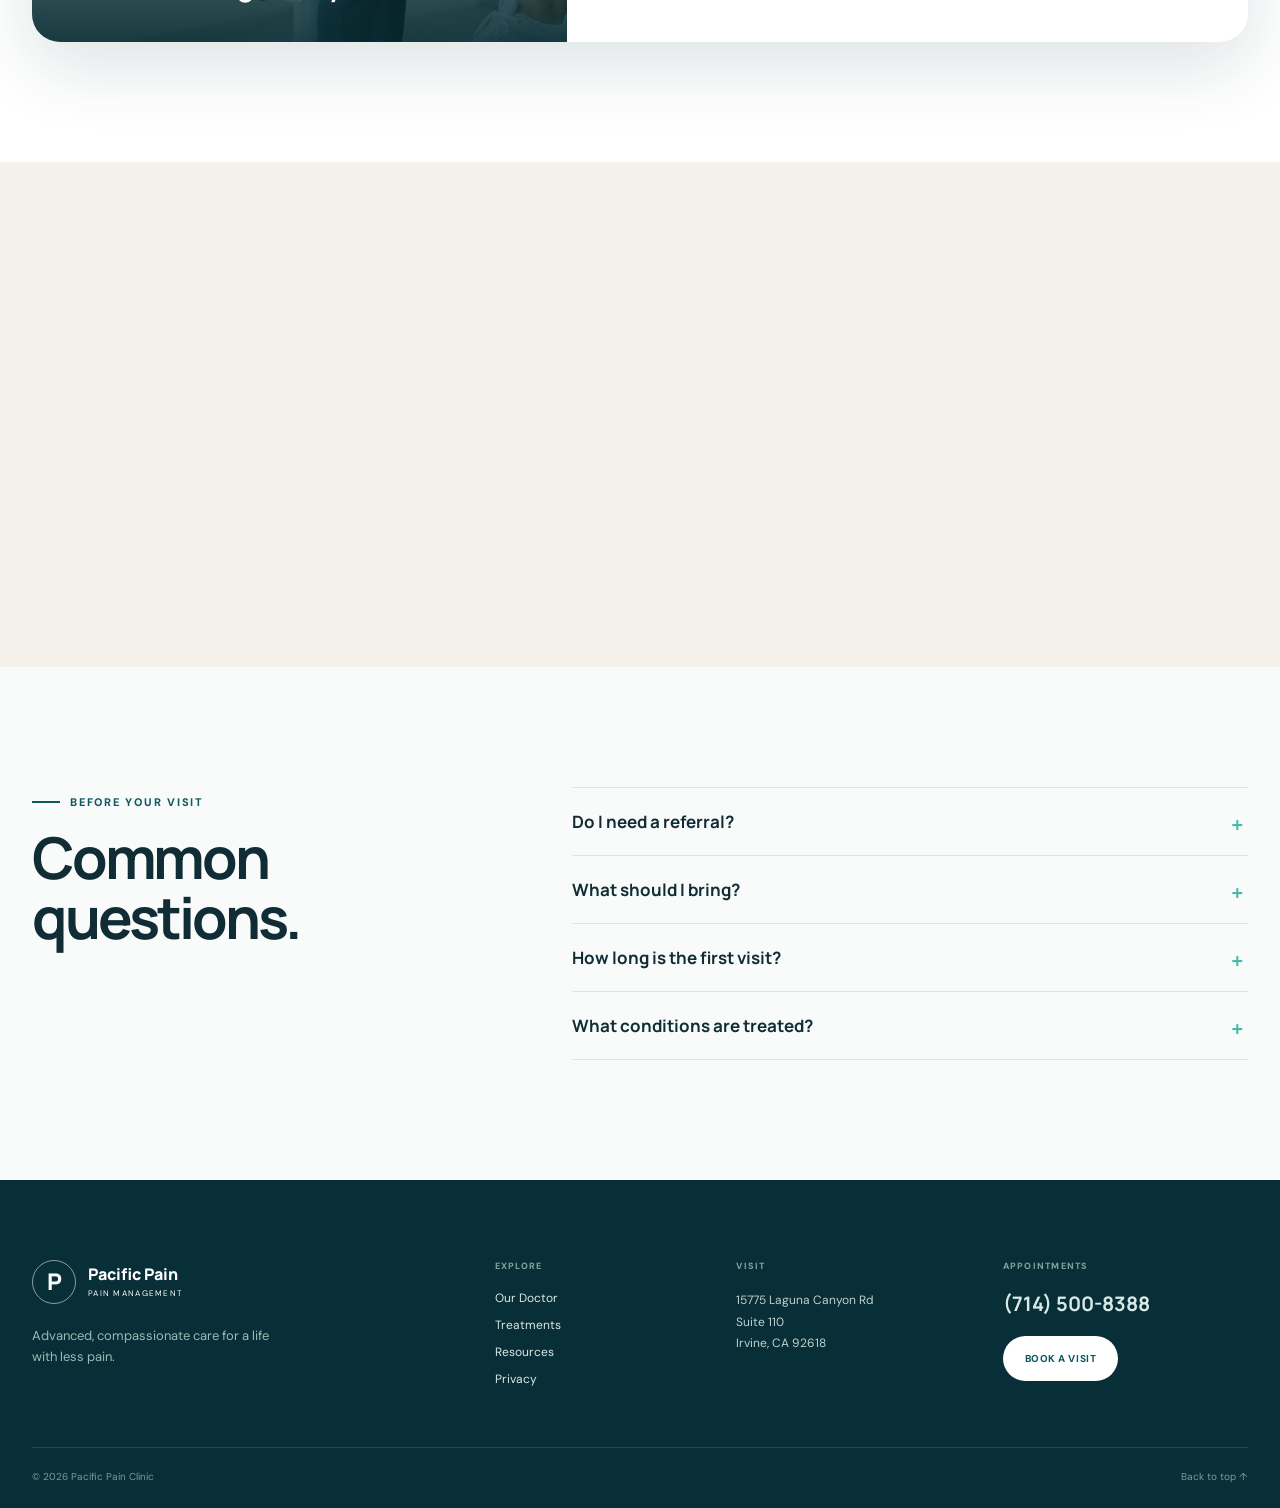
<file: contact.html>
<!doctype html><html lang="en"><head><meta charset="UTF-8"><meta name="viewport" content="width=device-width,initial-scale=1"><meta name="description" content="Contact Pacific Pain Clinic in Irvine, California and request an appointment with Dr. Cyrus Sedaghat."><meta name="theme-color" content="#0d4d58"><title>Contact & Appointments | Pacific Pain Clinic</title><link rel="preconnect" href="https://fonts.googleapis.com"><link rel="preconnect" href="https://fonts.gstatic.com" crossorigin><link href="https://fonts.googleapis.com/css2?family=DM+Sans:wght@400;500;600;700&family=Manrope:wght@500;600;700;800&display=swap" rel="stylesheet"><link rel="stylesheet" href="styles.css"></head><body>
<a class="skip-link" href="#content">Skip to content</a><div class="topbar"><div class="container topbar-inner"><p><span class="status-dot"></span>Accepting new patients in Irvine</p><div><a href="tel:+17145008388">(714) 500-8388</a><span>Mon–Thu 9–5 · Fri 9–4:30</span></div></div></div><header class="site-header inner-header"><div class="container nav-shell"><a class="brand" href="index.html"><span class="brand-mark">P</span><span class="brand-copy"><strong>Pacific Pain</strong><small>PAIN MANAGEMENT</small></span></a><nav class="main-nav" id="main-nav" aria-label="Main navigation"><a href="about.html">Our Doctor</a><a href="services.html">Treatments</a><a href="blog.html">Resources</a><a class="active" href="contact.html">Contact</a><a href="#appointment" class="nav-cta">Book a visit <span>↗</span></a></nav><button class="menu-toggle" aria-label="Open navigation" aria-controls="main-nav" aria-expanded="false"><span></span><span></span></button></div></header>
<main id="content">
  <section class="contact-action-hero"><div class="container"><nav class="breadcrumb reveal"><a href="index.html">Home</a><span>/</span><span>Contact</span></nav><div class="contact-hero-title reveal"><span class="eyebrow dark">CONTACT PACIFIC PAIN CLINIC</span><h1>Let’s make your<br>next move <em>easier.</em></h1><p>Choose the simplest way to reach our Irvine team. New patients are welcome.</p></div><div class="contact-action-grid"><a class="contact-action primary reveal" href="tel:+17145008388"><span>CALL</span><strong>(714) 500-8388</strong><small>Speak with our office team</small><b>Call now ↗</b></a><a class="contact-action reveal" href="#appointment"><span>APPOINTMENT</span><strong>Request a visit</strong><small>Tell us how we can help</small><b>Start request ↓</b></a><a class="contact-action reveal" href="https://maps.google.com/?q=15775+Laguna+Canyon+Rd+Ste+110+Irvine+CA+92618"><span>IRVINE CLINIC</span><strong>15775 Laguna Canyon Rd</strong><small>Suite 110 · Irvine, CA 92618</small><b>Directions ↗</b></a></div></div></section>
  <section class="section contact-page-form" id="appointment"><div class="container contact-shell reveal"><div class="contact-visual"><img src="assets/images/knee-exam-hero.webp" alt="Personalized pain management consultation"><div class="contact-image-copy"><span>PERSONALIZED CARE</span><strong>Tell us what is keeping you from moving freely.</strong></div></div><div class="contact-panel"><span class="eyebrow dark">MAKE AN APPOINTMENT</span><h2>How can we help?</h2><p>Send a request and the clinic team can help you identify the right appointment type.</p><form id="demo-form"><label><span>Full name</span><input type="text" name="name" autocomplete="name" placeholder="Your name" required></label><label><span>Phone number</span><input type="tel" name="phone" autocomplete="tel" placeholder="(000) 000-0000" required></label><label><span>Email</span><input type="email" name="email" autocomplete="email" placeholder="you@email.com" required></label><label><span>Preferred date</span><input type="date" name="date"></label><label class="full"><span>Area of care</span><select name="care" required><option value="">Choose a service</option><option>Knee pain</option><option>Back or neck pain</option><option>Joint pain</option><option>Regenerative medicine</option><option>Other concern</option></select></label><button class="btn btn-primary full" type="submit">Request my appointment <span>→</span></button><small class="full">Concept form — no medical information is transmitted.</small></form></div></div></section>
  <section class="section hours-section"><div class="container hours-grid"><div class="reveal"><span class="eyebrow dark">OFFICE HOURS</span><h2>Plan your visit.</h2><p>Flexible scheduling may be available. Call the office if the listed times do not work for you.</p></div><div class="hours-table reveal"><div><span>Monday–Thursday</span><strong>9:00 AM – 5:00 PM</strong></div><div><span>Friday</span><strong>9:00 AM – 4:30 PM</strong></div><div><span>Saturday</span><strong>Closed</strong></div><div><span>Sunday</span><strong>Closed</strong></div></div></div></section>
  <section class="section faq-section"><div class="container faq-layout"><div class="reveal"><span class="eyebrow dark">BEFORE YOUR VISIT</span><h2>Common questions.</h2></div><div class="faq-list reveal"><details><summary>Do I need a referral?</summary><p>In most cases, no referral is needed. Some insurance plans may require one, so check with your provider.</p></details><details><summary>What should I bring?</summary><p>Bring your photo ID, insurance card, medication list, and relevant medical records or imaging.</p></details><details><summary>How long is the first visit?</summary><p>Initial consultations commonly last 30–45 minutes; follow-up visits are often shorter.</p></details><details><summary>What conditions are treated?</summary><p>Dr. Sedaghat specializes in back, neck, joint, nerve, and chronic pain management.</p></details></div></div></section>
</main>
<footer class="site-footer"><div class="container footer-grid"><div><a class="brand" href="index.html"><span class="brand-mark">P</span><span class="brand-copy"><strong>Pacific Pain</strong><small>PAIN MANAGEMENT</small></span></a><p>Advanced, compassionate care for a life with less pain.</p></div><div><span class="footer-label">Explore</span><a href="about.html">Our Doctor</a><a href="services.html">Treatments</a><a href="blog.html">Resources</a><a href="privacy.html">Privacy</a></div><div><span class="footer-label">Visit</span><p>15775 Laguna Canyon Rd<br>Suite 110<br>Irvine, CA 92618</p></div><div class="footer-call"><span class="footer-label">Appointments</span><a href="tel:+17145008388">(714) 500-8388</a><a class="btn btn-light" href="#appointment">Book a visit</a></div></div><div class="container footer-bottom"><span>© 2026 Pacific Pain Clinic</span><a href="#content">Back to top ↑</a></div></footer><div class="toast" role="status" aria-live="polite">Thanks — your request has been noted.</div><script src="script.js"></script></body></html>
</file>
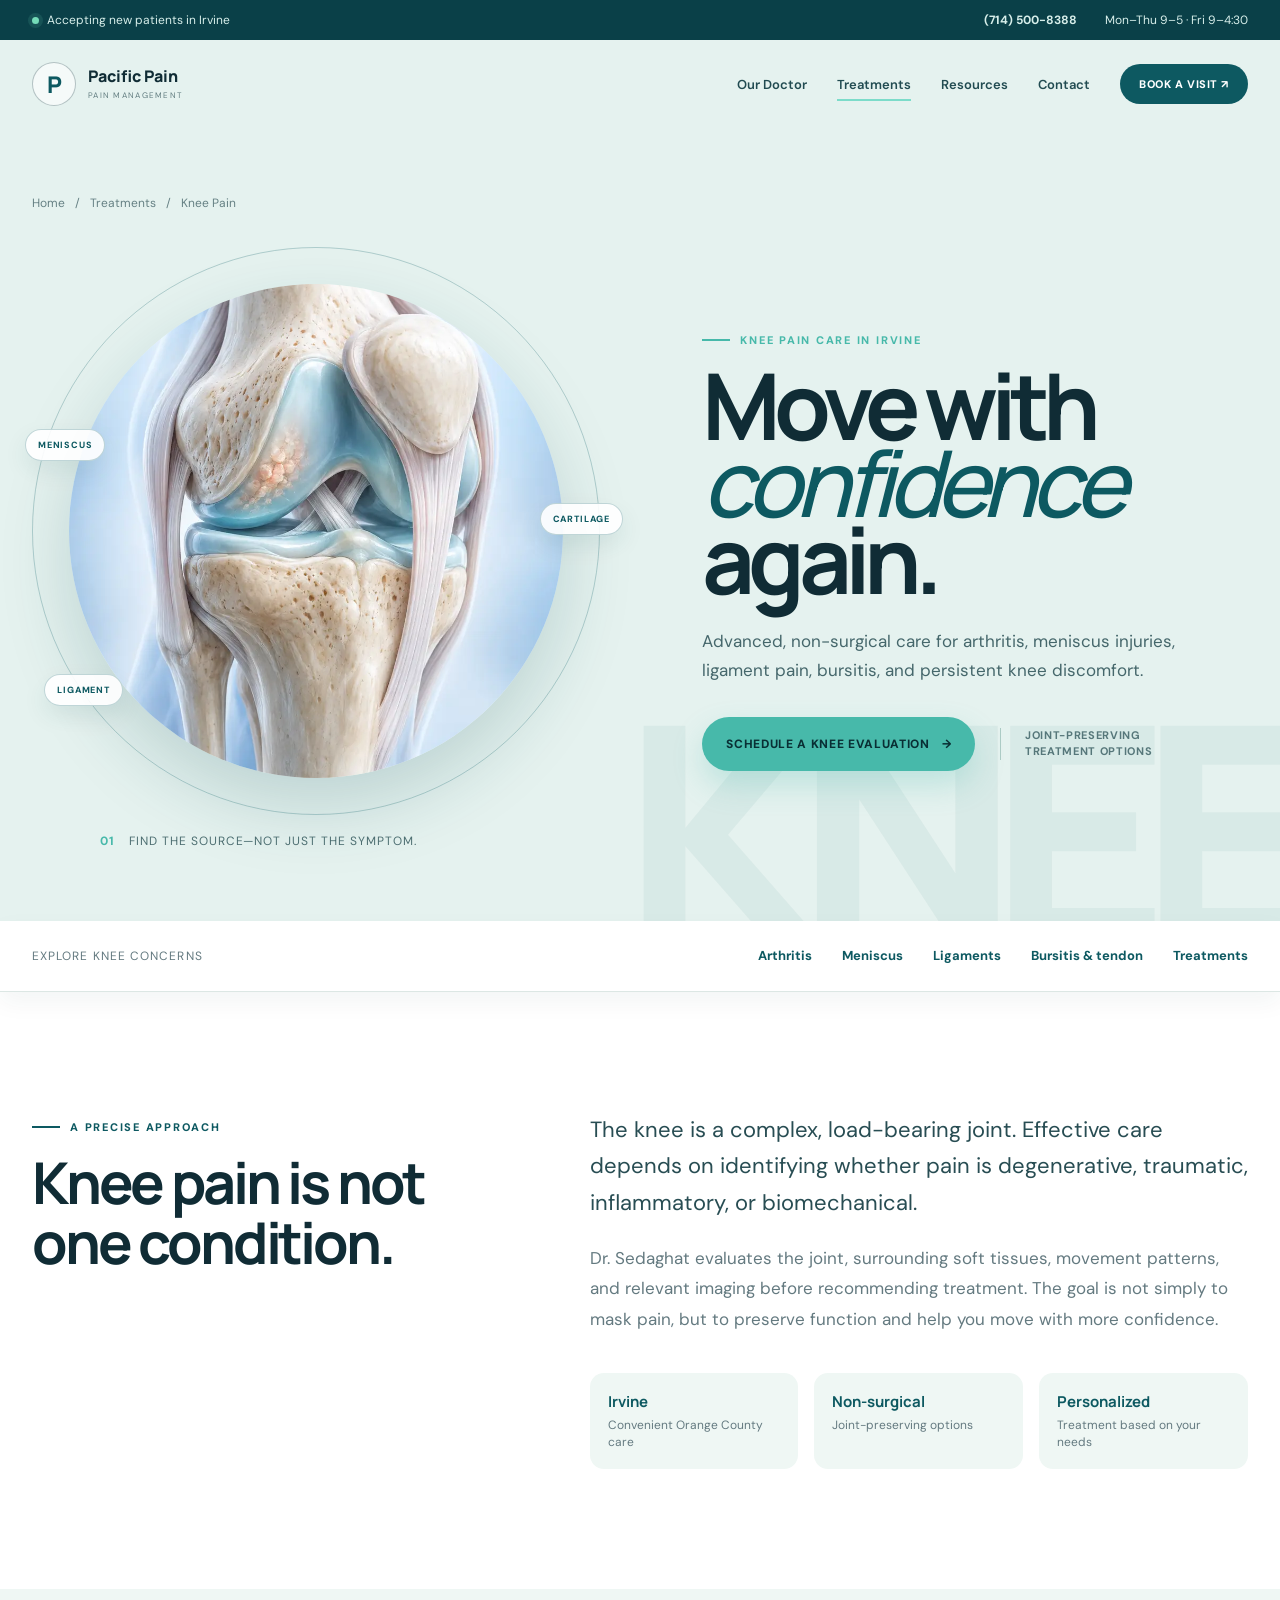
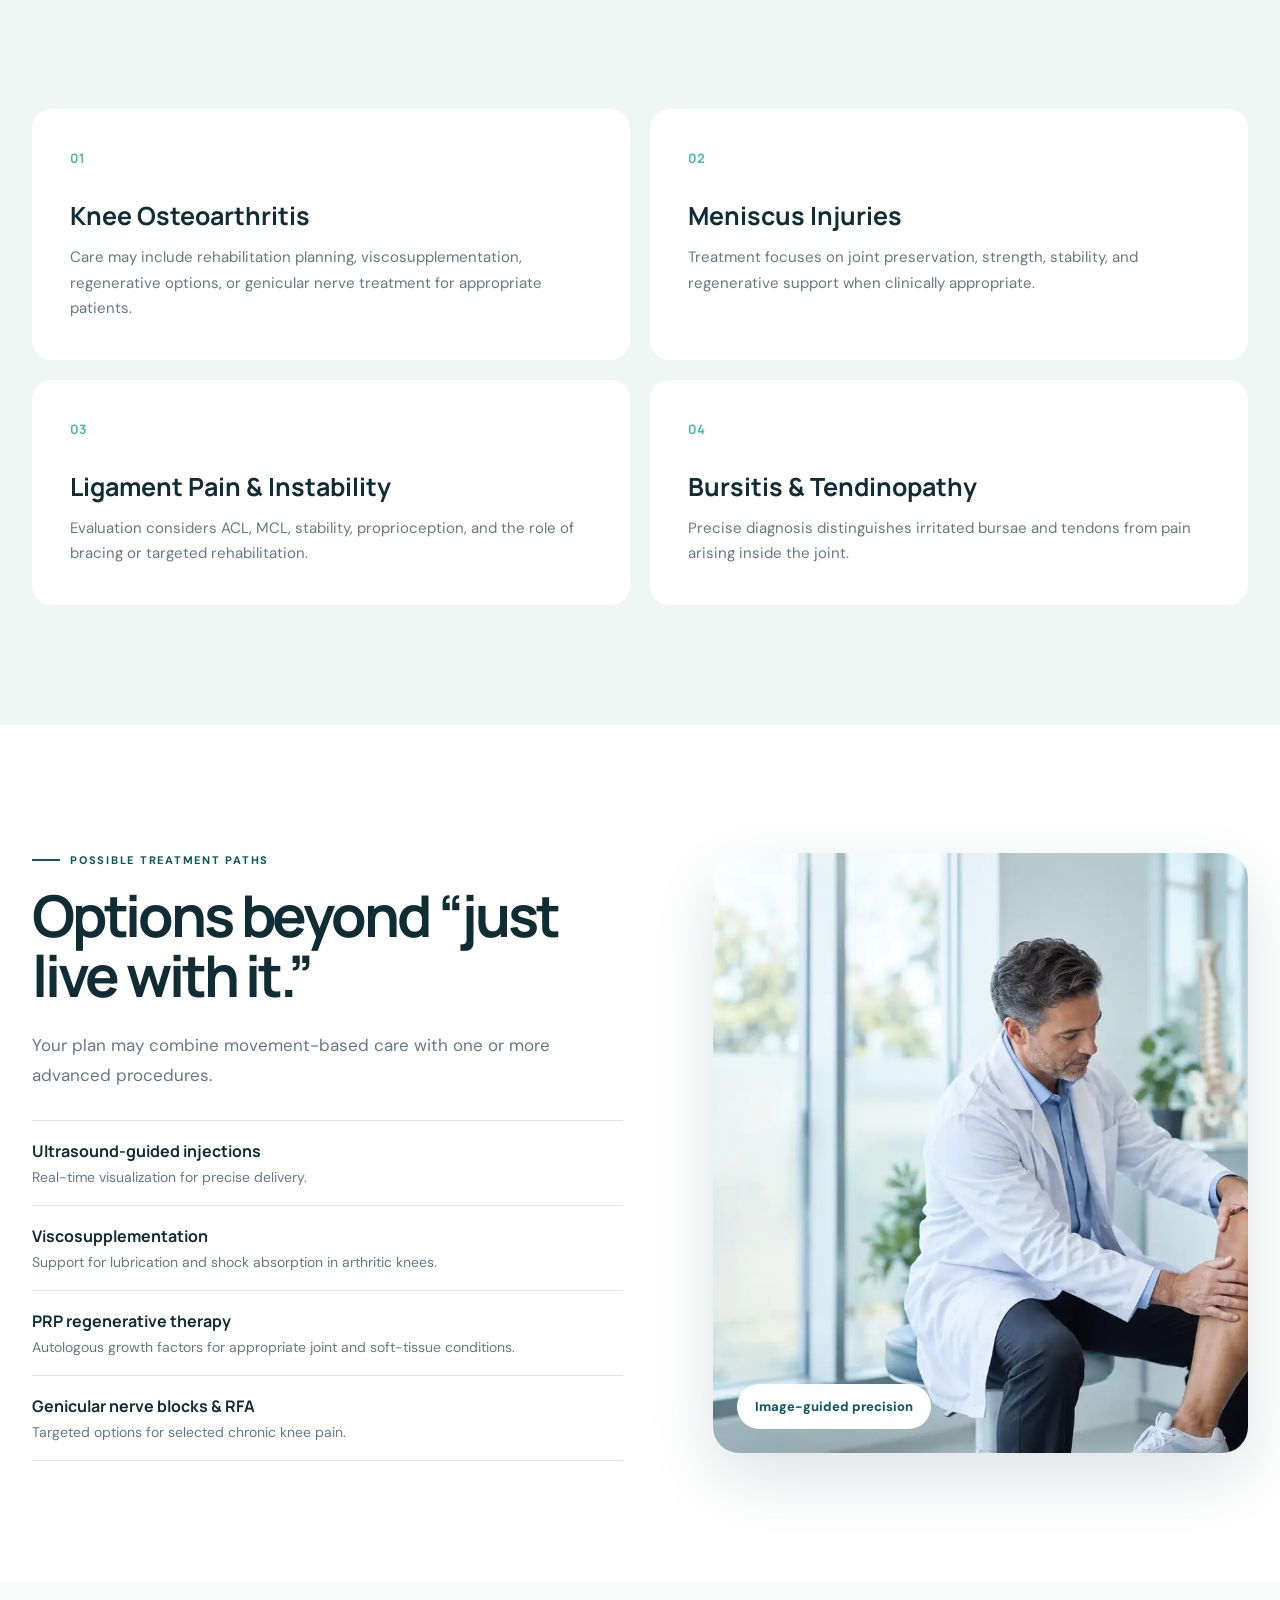
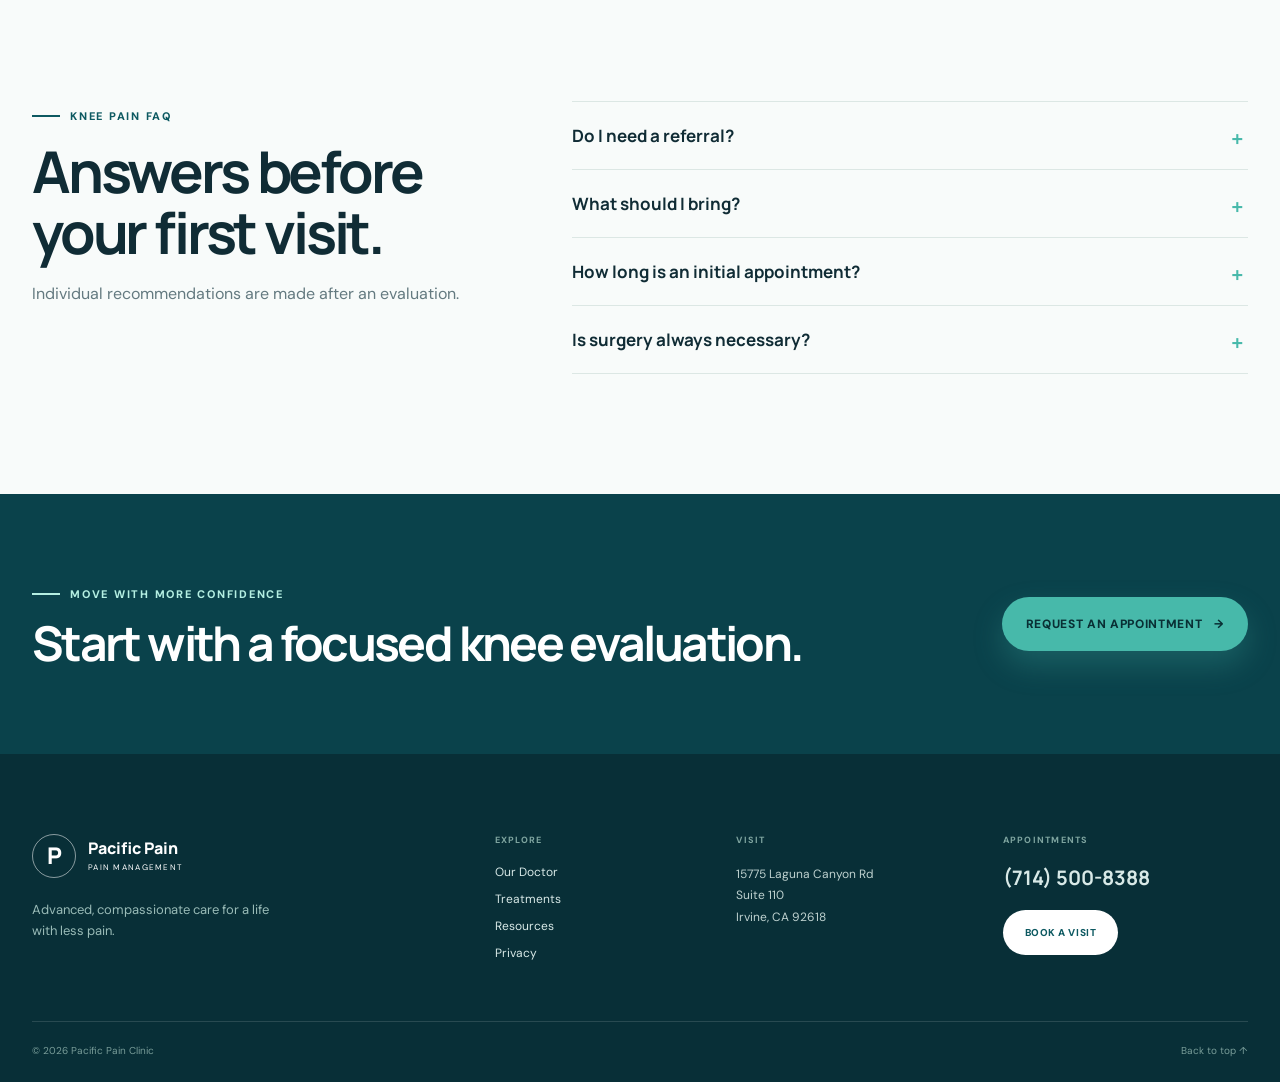
<file: knee-pain.html>
<!doctype html><html lang="en"><head><meta charset="UTF-8"><meta name="viewport" content="width=device-width,initial-scale=1"><meta name="description" content="Advanced non-surgical knee pain care in Irvine for arthritis, meniscus injuries, ligament pain, bursitis, and tendinopathy."><meta name="theme-color" content="#0d4d58"><title>Knee Pain Treatment in Irvine | Pacific Pain Clinic</title><link rel="preconnect" href="https://fonts.googleapis.com"><link rel="preconnect" href="https://fonts.gstatic.com" crossorigin><link href="https://fonts.googleapis.com/css2?family=DM+Sans:wght@400;500;600;700&family=Manrope:wght@500;600;700;800&display=swap" rel="stylesheet"><link rel="stylesheet" href="styles.css"></head><body>
<a class="skip-link" href="#content">Skip to content</a><div class="topbar"><div class="container topbar-inner"><p><span class="status-dot"></span>Accepting new patients in Irvine</p><div><a href="tel:+17145008388">(714) 500-8388</a><span>Mon–Thu 9–5 · Fri 9–4:30</span></div></div></div><header class="site-header inner-header"><div class="container nav-shell"><a class="brand" href="index.html"><span class="brand-mark">P</span><span class="brand-copy"><strong>Pacific Pain</strong><small>PAIN MANAGEMENT</small></span></a><nav class="main-nav" id="main-nav" aria-label="Main navigation"><a href="about.html">Our Doctor</a><a class="active" href="services.html">Treatments</a><a href="blog.html">Resources</a><a href="contact.html">Contact</a><a href="contact.html#appointment" class="nav-cta">Book a visit <span>↗</span></a></nav><button class="menu-toggle" aria-label="Open navigation" aria-controls="main-nav" aria-expanded="false"><span></span><span></span></button></div></header>
<main id="content">
  <section class="knee-focus-hero"><div class="container"><nav class="breadcrumb reveal"><a href="index.html">Home</a><span>/</span><a href="services.html">Treatments</a><span>/</span><span>Knee Pain</span></nav><div class="knee-hero-layout"><div class="knee-visual reveal"><div class="knee-image-wrap"><img src="assets/images/knee-anatomy.webp" alt="Knee joint anatomy"><span class="joint-marker marker-one">MENISCUS</span><span class="joint-marker marker-two">CARTILAGE</span><span class="joint-marker marker-three">LIGAMENT</span></div><p><strong>01</strong> Find the source—not just the symptom.</p></div><div class="knee-hero-copy reveal"><span class="eyebrow">KNEE PAIN CARE IN IRVINE</span><h1>Move with<br><em>confidence</em><br>again.</h1><p>Advanced, non-surgical care for arthritis, meniscus injuries, ligament pain, bursitis, and persistent knee discomfort.</p><div class="knee-actions"><a class="btn btn-primary" href="contact.html#appointment">Schedule a knee evaluation <span>→</span></a><span>Joint-preserving<br>treatment options</span></div></div></div></div></section>
  <section class="condition-nav"><div class="container"><span>Explore knee concerns</span><a href="#arthritis">Arthritis</a><a href="#meniscus">Meniscus</a><a href="#ligaments">Ligaments</a><a href="#tendon">Bursitis &amp; tendon</a><a href="#treatments">Treatments</a></div></section>
  <section class="section"><div class="container split-copy"><div class="sticky-heading reveal"><span class="eyebrow dark">A PRECISE APPROACH</span><h2>Knee pain is not one condition.</h2></div><div class="article-copy reveal"><p class="lead">The knee is a complex, load-bearing joint. Effective care depends on identifying whether pain is degenerative, traumatic, inflammatory, or biomechanical.</p><p>Dr. Sedaghat evaluates the joint, surrounding soft tissues, movement patterns, and relevant imaging before recommending treatment. The goal is not simply to mask pain, but to preserve function and help you move with more confidence.</p><div class="fact-row"><div><strong>Irvine</strong><span>Convenient Orange County care</span></div><div><strong>Non-surgical</strong><span>Joint-preserving options</span></div><div><strong>Personalized</strong><span>Treatment based on your needs</span></div></div></div></div></section>
  <section class="section soft-section"><div class="container condition-grid"><article class="condition-card reveal" id="arthritis"><span>01</span><h3>Knee Osteoarthritis</h3><p>Care may include rehabilitation planning, viscosupplementation, regenerative options, or genicular nerve treatment for appropriate patients.</p></article><article class="condition-card reveal" id="meniscus"><span>02</span><h3>Meniscus Injuries</h3><p>Treatment focuses on joint preservation, strength, stability, and regenerative support when clinically appropriate.</p></article><article class="condition-card reveal" id="ligaments"><span>03</span><h3>Ligament Pain &amp; Instability</h3><p>Evaluation considers ACL, MCL, stability, proprioception, and the role of bracing or targeted rehabilitation.</p></article><article class="condition-card reveal" id="tendon"><span>04</span><h3>Bursitis &amp; Tendinopathy</h3><p>Precise diagnosis distinguishes irritated bursae and tendons from pain arising inside the joint.</p></article></div></section>
  <section class="section treatment-feature" id="treatments"><div class="container feature-split reverse"><div class="feature-image reveal"><img src="assets/images/knee-exam-hero.webp" alt="Clinical knee examination"><div class="feature-badge">Image-guided precision</div></div><div class="feature-copy reveal"><span class="eyebrow dark">POSSIBLE TREATMENT PATHS</span><h2>Options beyond “just live with it.”</h2><p>Your plan may combine movement-based care with one or more advanced procedures.</p><ul class="clean-list"><li><strong>Ultrasound-guided injections</strong><span>Real-time visualization for precise delivery.</span></li><li><strong>Viscosupplementation</strong><span>Support for lubrication and shock absorption in arthritic knees.</span></li><li><strong>PRP regenerative therapy</strong><span>Autologous growth factors for appropriate joint and soft-tissue conditions.</span></li><li><strong>Genicular nerve blocks &amp; RFA</strong><span>Targeted options for selected chronic knee pain.</span></li></ul></div></div></section>
  <section class="section faq-section"><div class="container faq-layout"><div class="reveal"><span class="eyebrow dark">KNEE PAIN FAQ</span><h2>Answers before your first visit.</h2><p>Individual recommendations are made after an evaluation.</p></div><div class="faq-list reveal"><details><summary>Do I need a referral?</summary><p>In many cases, no referral is needed. Some insurance plans may require one, so check with your provider.</p></details><details><summary>What should I bring?</summary><p>Bring a photo ID, insurance card, medication list, and relevant medical records or imaging.</p></details><details><summary>How long is an initial appointment?</summary><p>Initial consultations commonly last 30–45 minutes, depending on your needs.</p></details><details><summary>Is surgery always necessary?</summary><p>No. Pacific Pain Clinic focuses on advanced non-surgical and joint-preserving options when clinically appropriate.</p></details></div></div></section>
  <section class="page-cta"><div class="container page-cta-inner reveal"><div><span class="eyebrow">MOVE WITH MORE CONFIDENCE</span><h2>Start with a focused knee evaluation.</h2></div><a class="btn btn-primary" href="contact.html#appointment">Request an appointment <span>→</span></a></div></section>
</main>
<footer class="site-footer"><div class="container footer-grid"><div><a class="brand" href="index.html"><span class="brand-mark">P</span><span class="brand-copy"><strong>Pacific Pain</strong><small>PAIN MANAGEMENT</small></span></a><p>Advanced, compassionate care for a life with less pain.</p></div><div><span class="footer-label">Explore</span><a href="about.html">Our Doctor</a><a href="services.html">Treatments</a><a href="blog.html">Resources</a><a href="privacy.html">Privacy</a></div><div><span class="footer-label">Visit</span><p>15775 Laguna Canyon Rd<br>Suite 110<br>Irvine, CA 92618</p></div><div class="footer-call"><span class="footer-label">Appointments</span><a href="tel:+17145008388">(714) 500-8388</a><a class="btn btn-light" href="contact.html#appointment">Book a visit</a></div></div><div class="container footer-bottom"><span>© 2026 Pacific Pain Clinic</span><a href="#content">Back to top ↑</a></div></footer><script src="script.js"></script></body></html>
</file>
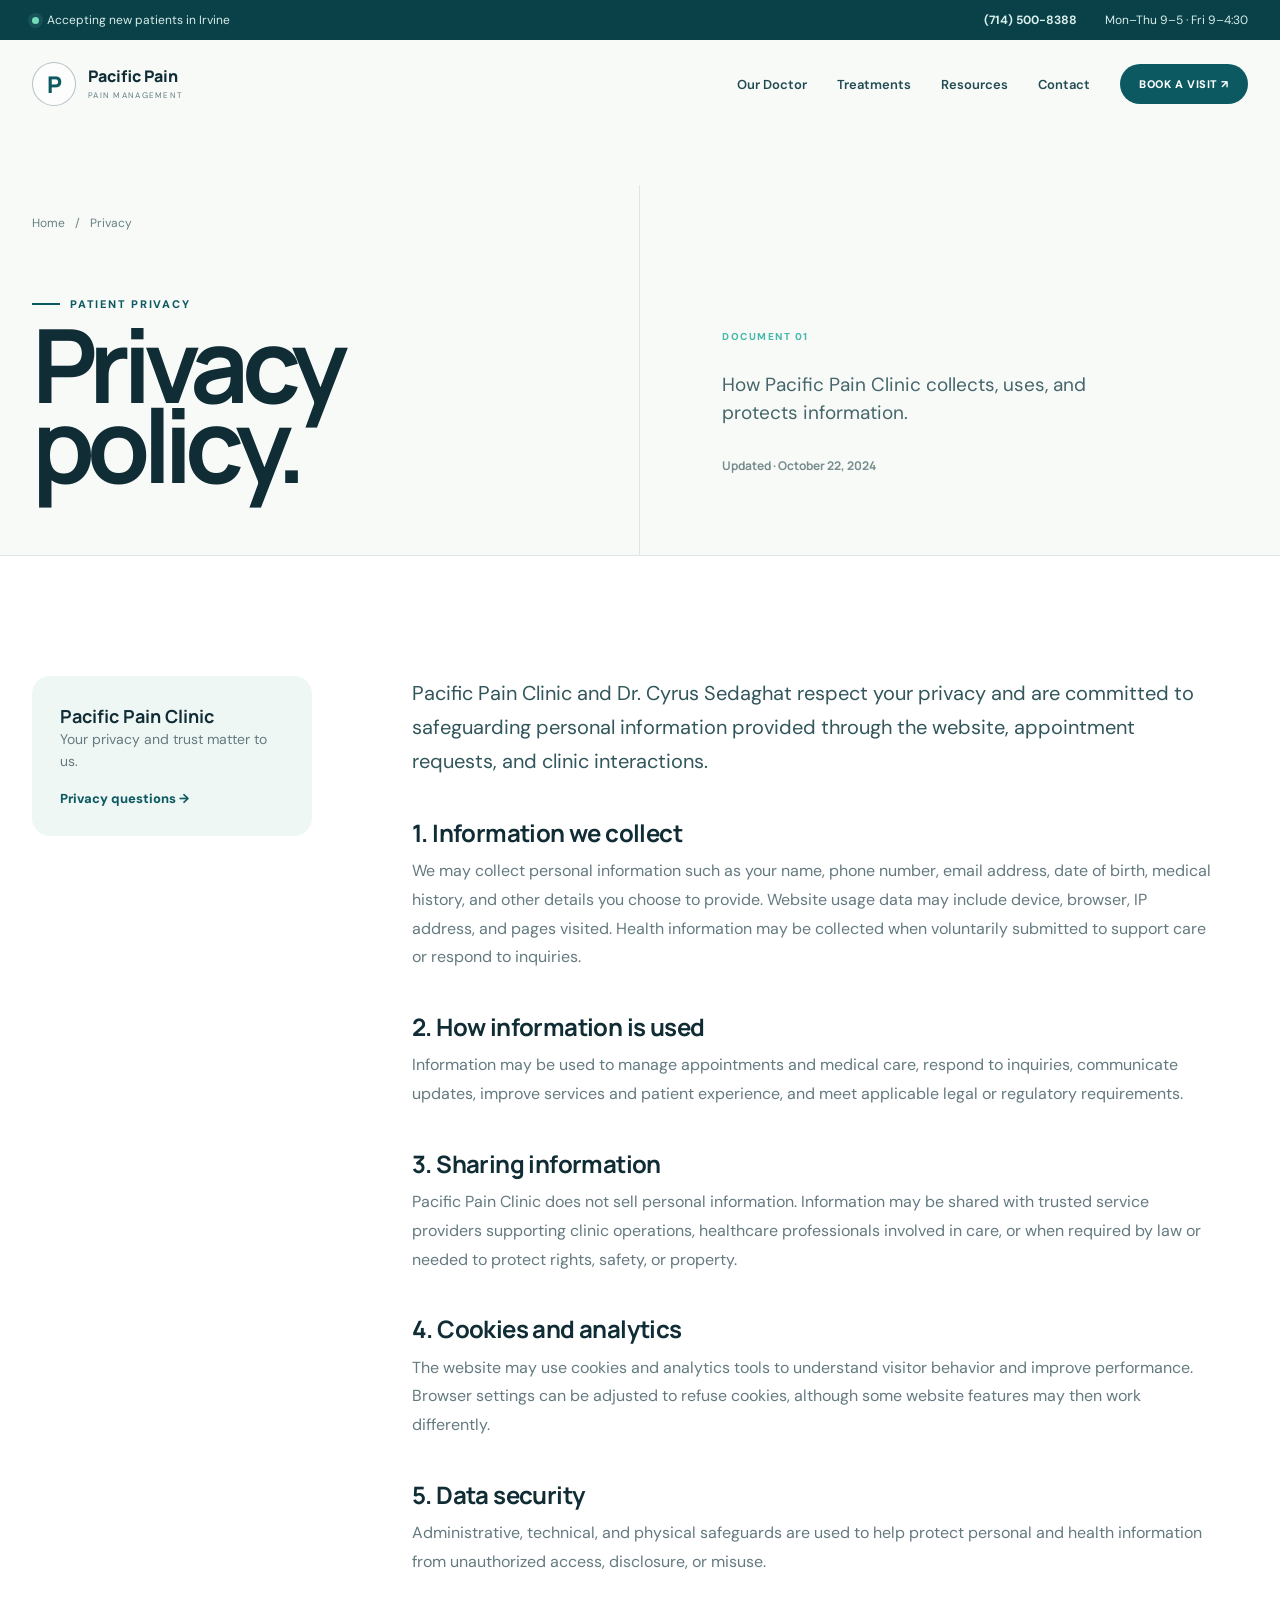
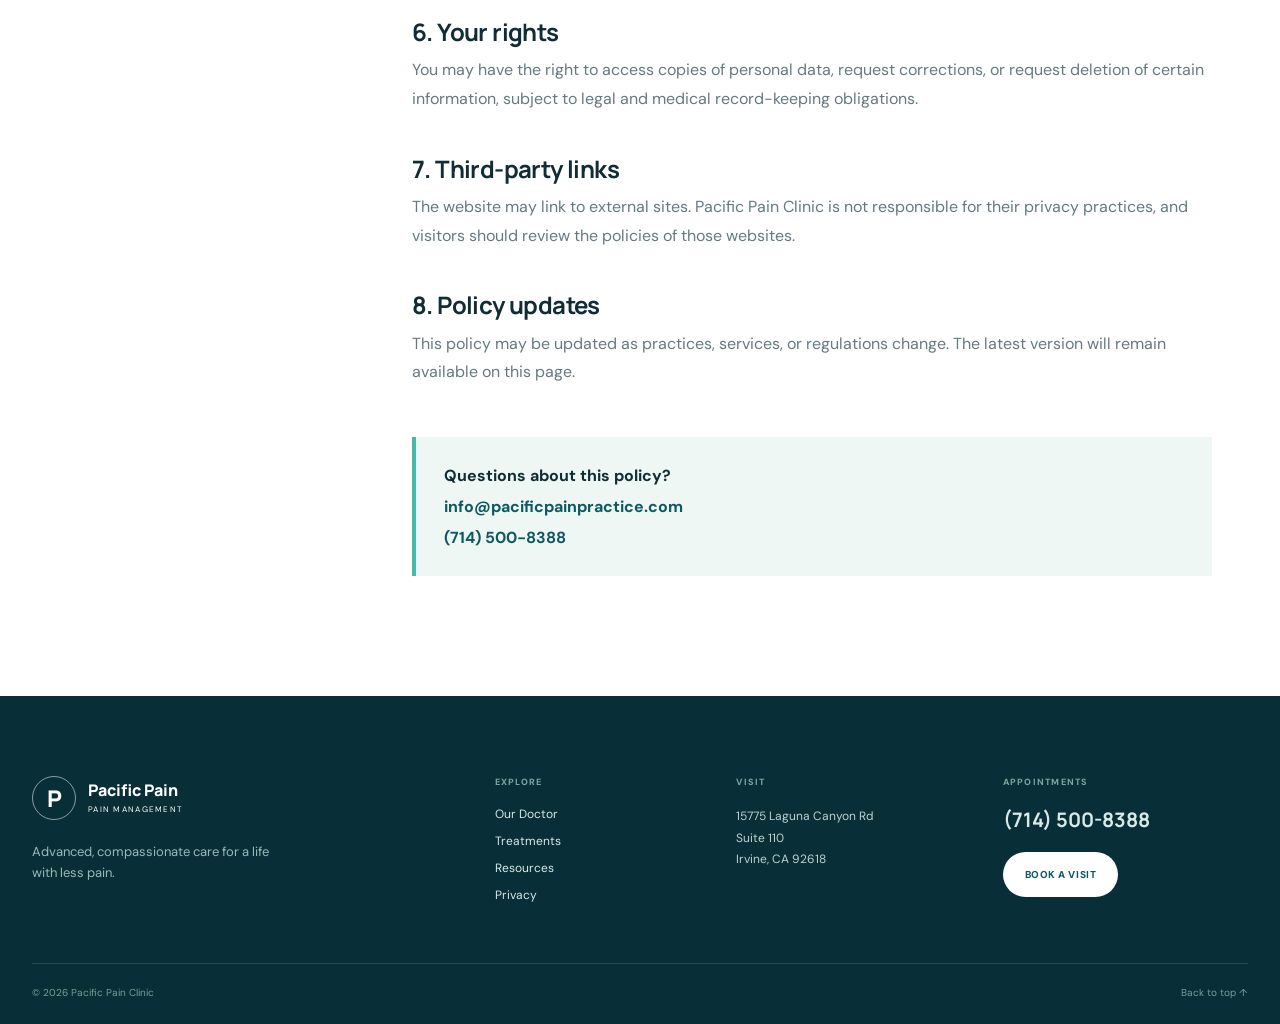
<file: privacy.html>
<!doctype html><html lang="en"><head><meta charset="UTF-8"><meta name="viewport" content="width=device-width,initial-scale=1"><meta name="description" content="Privacy policy for Pacific Pain Clinic and Dr. Cyrus Sedaghat."><meta name="theme-color" content="#0d4d58"><title>Privacy Policy | Pacific Pain Clinic</title><link rel="preconnect" href="https://fonts.googleapis.com"><link rel="preconnect" href="https://fonts.gstatic.com" crossorigin><link href="https://fonts.googleapis.com/css2?family=DM+Sans:wght@400;500;600;700&family=Manrope:wght@500;600;700;800&display=swap" rel="stylesheet"><link rel="stylesheet" href="styles.css"></head><body>
<a class="skip-link" href="#content">Skip to content</a><div class="topbar"><div class="container topbar-inner"><p><span class="status-dot"></span>Accepting new patients in Irvine</p><div><a href="tel:+17145008388">(714) 500-8388</a><span>Mon–Thu 9–5 · Fri 9–4:30</span></div></div></div><header class="site-header inner-header"><div class="container nav-shell"><a class="brand" href="index.html"><span class="brand-mark">P</span><span class="brand-copy"><strong>Pacific Pain</strong><small>PAIN MANAGEMENT</small></span></a><nav class="main-nav" id="main-nav" aria-label="Main navigation"><a href="about.html">Our Doctor</a><a href="services.html">Treatments</a><a href="blog.html">Resources</a><a href="contact.html">Contact</a><a href="contact.html#appointment" class="nav-cta">Book a visit <span>↗</span></a></nav><button class="menu-toggle" aria-label="Open navigation" aria-controls="main-nav" aria-expanded="false"><span></span><span></span></button></div></header>
<main id="content"><section class="legal-document-hero"><div class="container reveal"><nav class="breadcrumb"><a href="index.html">Home</a><span>/</span><span>Privacy</span></nav><div class="legal-title-row"><div><span class="eyebrow dark">PATIENT PRIVACY</span><h1>Privacy<br>policy.</h1></div><div class="legal-meta"><span>DOCUMENT 01</span><p>How Pacific Pain Clinic collects, uses, and protects information.</p><strong>Updated · October 22, 2024</strong></div></div></div></section><section class="section legal-section"><div class="container legal-layout"><aside><strong>Pacific Pain Clinic</strong><p>Your privacy and trust matter to us.</p><a href="mailto:info@pacificpainpractice.com">Privacy questions →</a></aside><article class="legal-copy">
<p class="lead">Pacific Pain Clinic and Dr. Cyrus Sedaghat respect your privacy and are committed to safeguarding personal information provided through the website, appointment requests, and clinic interactions.</p>
<h2>1. Information we collect</h2><p>We may collect personal information such as your name, phone number, email address, date of birth, medical history, and other details you choose to provide. Website usage data may include device, browser, IP address, and pages visited. Health information may be collected when voluntarily submitted to support care or respond to inquiries.</p>
<h2>2. How information is used</h2><p>Information may be used to manage appointments and medical care, respond to inquiries, communicate updates, improve services and patient experience, and meet applicable legal or regulatory requirements.</p>
<h2>3. Sharing information</h2><p>Pacific Pain Clinic does not sell personal information. Information may be shared with trusted service providers supporting clinic operations, healthcare professionals involved in care, or when required by law or needed to protect rights, safety, or property.</p>
<h2>4. Cookies and analytics</h2><p>The website may use cookies and analytics tools to understand visitor behavior and improve performance. Browser settings can be adjusted to refuse cookies, although some website features may then work differently.</p>
<h2>5. Data security</h2><p>Administrative, technical, and physical safeguards are used to help protect personal and health information from unauthorized access, disclosure, or misuse.</p>
<h2>6. Your rights</h2><p>You may have the right to access copies of personal data, request corrections, or request deletion of certain information, subject to legal and medical record-keeping obligations.</p>
<h2>7. Third-party links</h2><p>The website may link to external sites. Pacific Pain Clinic is not responsible for their privacy practices, and visitors should review the policies of those websites.</p>
<h2>8. Policy updates</h2><p>This policy may be updated as practices, services, or regulations change. The latest version will remain available on this page.</p>
<div class="legal-contact"><strong>Questions about this policy?</strong><a href="mailto:info@pacificpainpractice.com">info@pacificpainpractice.com</a><a href="tel:+17145008388">(714) 500-8388</a></div></article></div></section></main>
<footer class="site-footer"><div class="container footer-grid"><div><a class="brand" href="index.html"><span class="brand-mark">P</span><span class="brand-copy"><strong>Pacific Pain</strong><small>PAIN MANAGEMENT</small></span></a><p>Advanced, compassionate care for a life with less pain.</p></div><div><span class="footer-label">Explore</span><a href="about.html">Our Doctor</a><a href="services.html">Treatments</a><a href="blog.html">Resources</a><a href="privacy.html">Privacy</a></div><div><span class="footer-label">Visit</span><p>15775 Laguna Canyon Rd<br>Suite 110<br>Irvine, CA 92618</p></div><div class="footer-call"><span class="footer-label">Appointments</span><a href="tel:+17145008388">(714) 500-8388</a><a class="btn btn-light" href="contact.html#appointment">Book a visit</a></div></div><div class="container footer-bottom"><span>© 2026 Pacific Pain Clinic</span><a href="#content">Back to top ↑</a></div></footer><script src="script.js"></script></body></html>
</file>
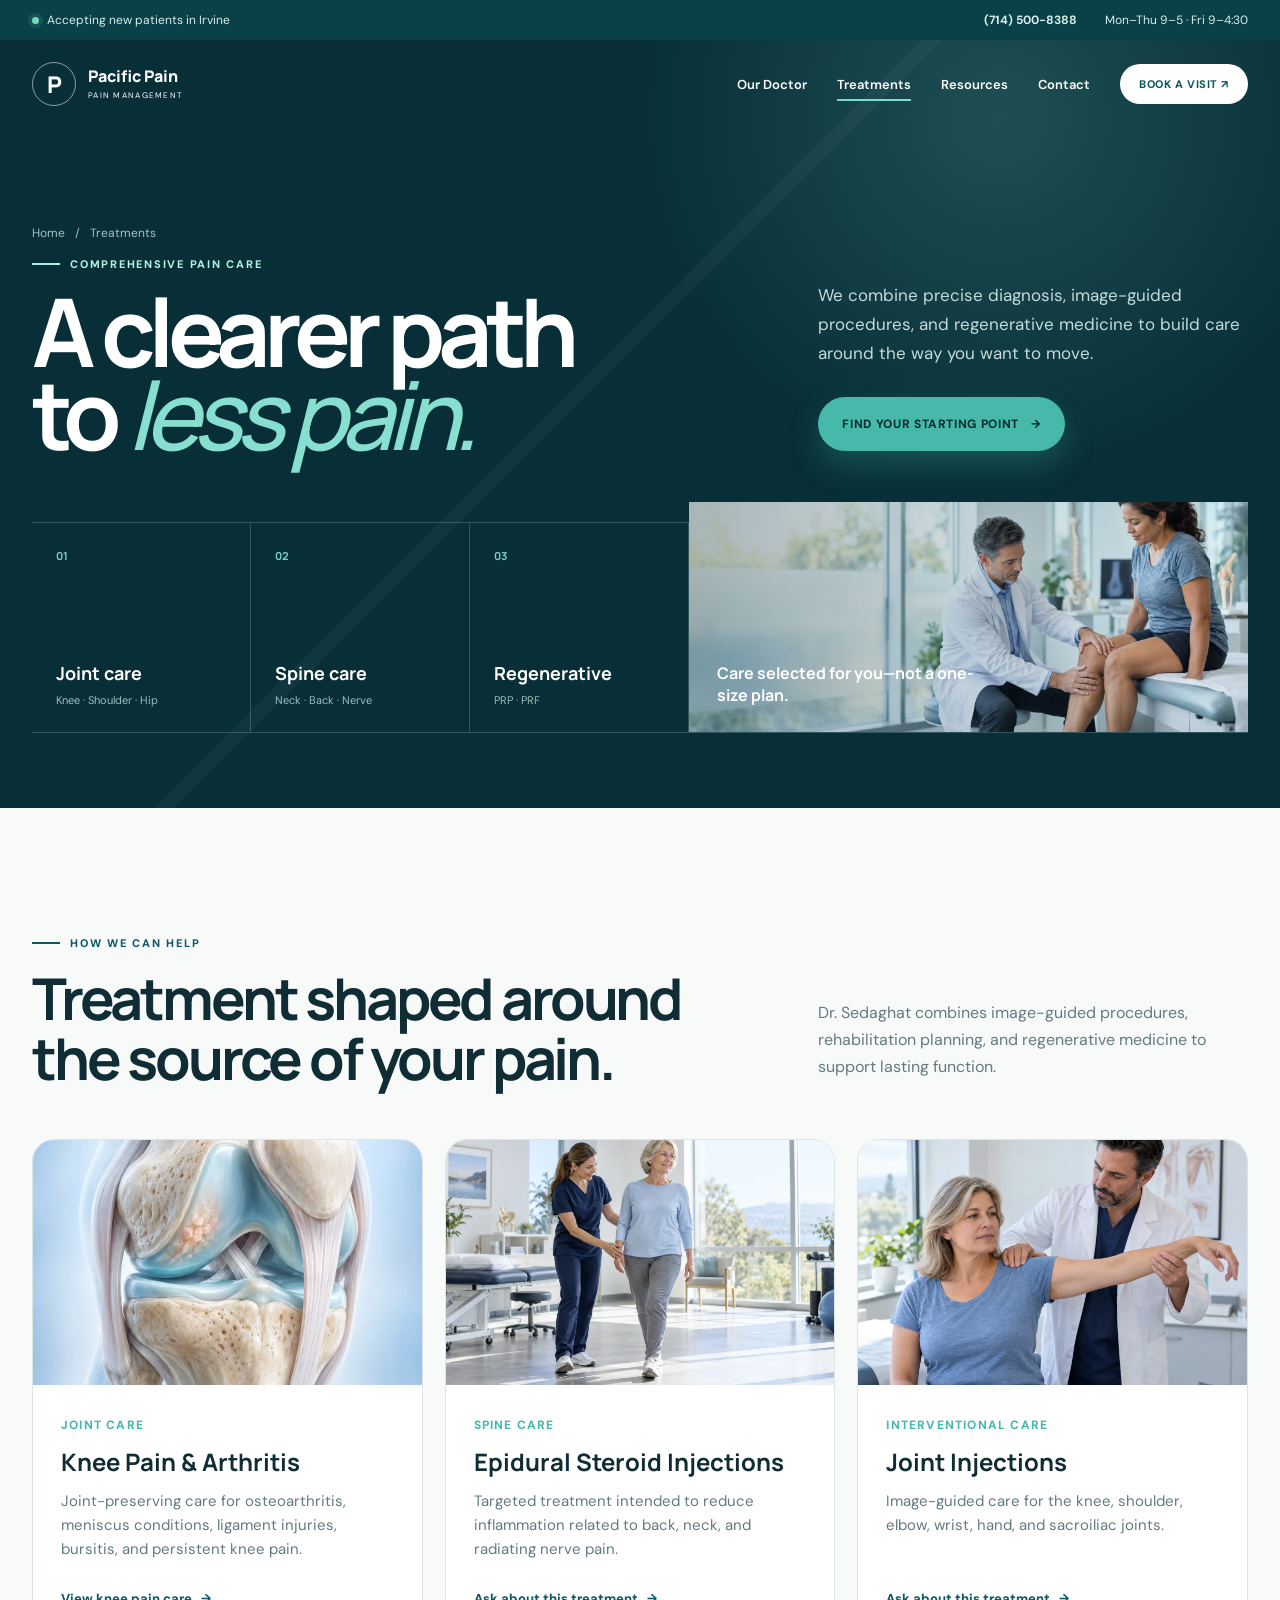
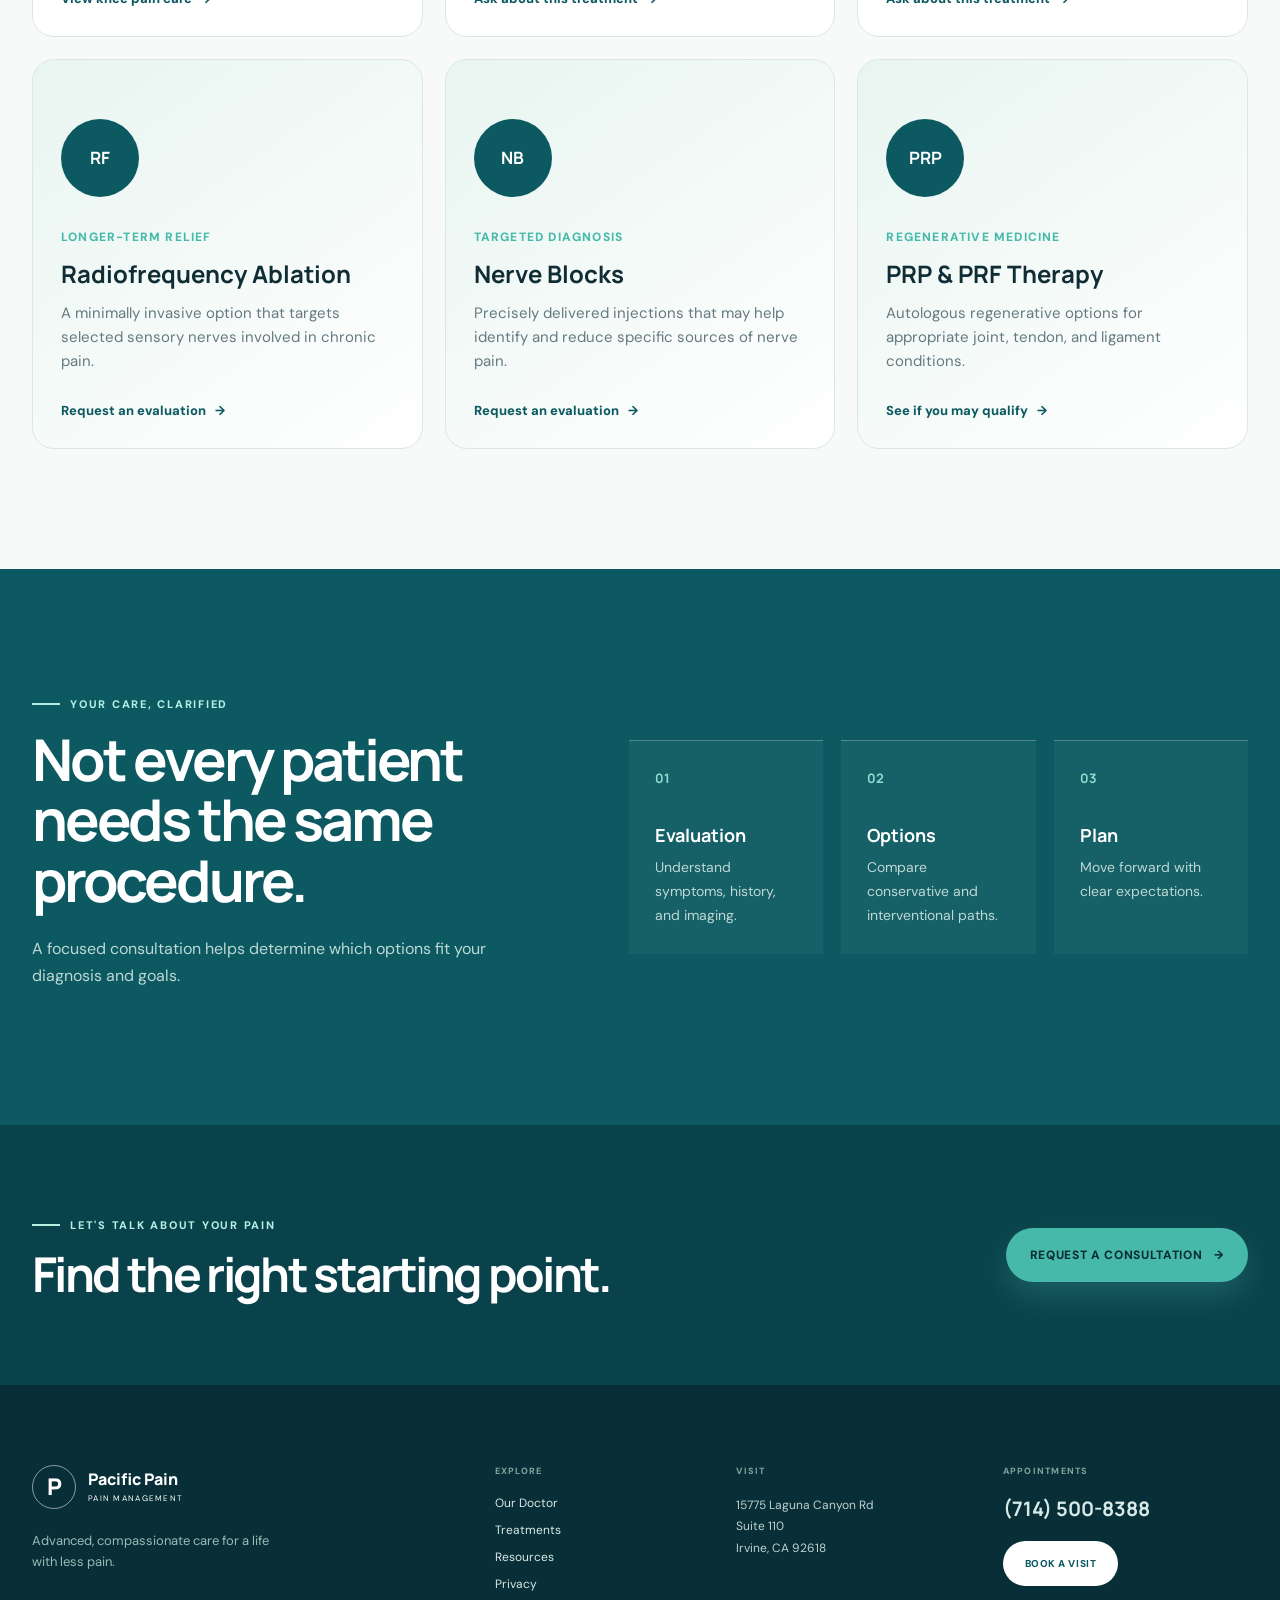
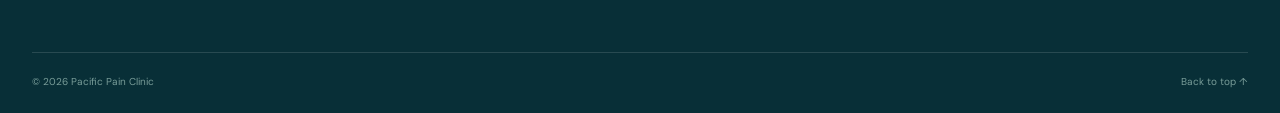
<file: services.html>
<!doctype html><html lang="en"><head><meta charset="UTF-8"><meta name="viewport" content="width=device-width,initial-scale=1"><meta name="description" content="Explore advanced pain management services including spine procedures, joint injections, nerve blocks, and regenerative therapies in Irvine."><meta name="theme-color" content="#0d4d58"><title>Pain Management Services | Pacific Pain Clinic</title><link rel="preconnect" href="https://fonts.googleapis.com"><link rel="preconnect" href="https://fonts.gstatic.com" crossorigin><link href="https://fonts.googleapis.com/css2?family=DM+Sans:wght@400;500;600;700&family=Manrope:wght@500;600;700;800&display=swap" rel="stylesheet"><link rel="stylesheet" href="styles.css"></head><body>
<a class="skip-link" href="#content">Skip to content</a><div class="topbar"><div class="container topbar-inner"><p><span class="status-dot"></span>Accepting new patients in Irvine</p><div><a href="tel:+17145008388">(714) 500-8388</a><span>Mon–Thu 9–5 · Fri 9–4:30</span></div></div></div><header class="site-header inner-header"><div class="container nav-shell"><a class="brand" href="index.html"><span class="brand-mark">P</span><span class="brand-copy"><strong>Pacific Pain</strong><small>PAIN MANAGEMENT</small></span></a><nav class="main-nav" id="main-nav" aria-label="Main navigation"><a href="about.html">Our Doctor</a><a class="active" href="services.html">Treatments</a><a href="blog.html">Resources</a><a href="contact.html">Contact</a><a href="contact.html#appointment" class="nav-cta">Book a visit <span>↗</span></a></nav><button class="menu-toggle" aria-label="Open navigation" aria-controls="main-nav" aria-expanded="false"><span></span><span></span></button></div></header>
<main id="content">
  <section class="treatments-showcase-hero"><div class="container treatments-hero-head reveal"><div><nav class="breadcrumb"><a href="index.html">Home</a><span>/</span><span>Treatments</span></nav><span class="eyebrow">COMPREHENSIVE PAIN CARE</span><h1>A clearer path<br>to <em>less pain.</em></h1></div><div class="treatments-hero-intro"><p>We combine precise diagnosis, image-guided procedures, and regenerative medicine to build care around the way you want to move.</p><a class="btn btn-primary" href="contact.html#appointment">Find your starting point <span>→</span></a></div></div><div class="container treatment-ribbon reveal"><a href="#joint-care"><span>01</span><strong>Joint care</strong><small>Knee · Shoulder · Hip</small></a><a href="#spine-care"><span>02</span><strong>Spine care</strong><small>Neck · Back · Nerve</small></a><a href="#joint-care"><span>03</span><strong>Regenerative</strong><small>PRP · PRF</small></a><div class="treatment-ribbon-image"><img src="assets/images/knee-exam-hero.webp" alt="A precise joint examination"><b>Care selected for you—not a one-size plan.</b></div></div></section>
  <section class="section services-directory"><div class="container"><div class="section-head reveal"><div><span class="eyebrow dark">HOW WE CAN HELP</span><h2>Treatment shaped around the source of your pain.</h2></div><p>Dr. Sedaghat combines image-guided procedures, rehabilitation planning, and regenerative medicine to support lasting function.</p></div><div class="treatment-grid">
    <article class="treatment-card featured reveal" id="joint-care"><img src="assets/images/knee-anatomy.webp" alt="Knee joint"><div class="treatment-body"><span>Joint care</span><h3>Knee Pain &amp; Arthritis</h3><p>Joint-preserving care for osteoarthritis, meniscus conditions, ligament injuries, bursitis, and persistent knee pain.</p><a href="knee-pain.html">View knee pain care <b>→</b></a></div></article>
    <article class="treatment-card reveal" id="spine-care"><img src="assets/images/hip-mobility.webp" alt="Spine and mobility treatment"><div class="treatment-body"><span>Spine care</span><h3>Epidural Steroid Injections</h3><p>Targeted treatment intended to reduce inflammation related to back, neck, and radiating nerve pain.</p><a href="contact.html#appointment">Ask about this treatment <b>→</b></a></div></article>
    <article class="treatment-card reveal"><img src="assets/images/shoulder-exam.webp" alt="Shoulder joint evaluation"><div class="treatment-body"><span>Interventional care</span><h3>Joint Injections</h3><p>Image-guided care for the knee, shoulder, elbow, wrist, hand, and sacroiliac joints.</p><a href="contact.html#appointment">Ask about this treatment <b>→</b></a></div></article>
    <article class="treatment-card text-card reveal"><div class="treatment-icon">RF</div><div class="treatment-body"><span>Longer-term relief</span><h3>Radiofrequency Ablation</h3><p>A minimally invasive option that targets selected sensory nerves involved in chronic pain.</p><a href="contact.html#appointment">Request an evaluation <b>→</b></a></div></article>
    <article class="treatment-card text-card reveal"><div class="treatment-icon">NB</div><div class="treatment-body"><span>Targeted diagnosis</span><h3>Nerve Blocks</h3><p>Precisely delivered injections that may help identify and reduce specific sources of nerve pain.</p><a href="contact.html#appointment">Request an evaluation <b>→</b></a></div></article>
    <article class="treatment-card text-card reveal"><div class="treatment-icon">PRP</div><div class="treatment-body"><span>Regenerative medicine</span><h3>PRP &amp; PRF Therapy</h3><p>Autologous regenerative options for appropriate joint, tendon, and ligament conditions.</p><a href="contact.html#appointment">See if you may qualify <b>→</b></a></div></article>
  </div></div></section>
  <section class="section dark-panel"><div class="container dark-panel-grid"><div class="reveal"><span class="eyebrow">YOUR CARE, CLARIFIED</span><h2>Not every patient needs the same procedure.</h2><p>A focused consultation helps determine which options fit your diagnosis and goals.</p></div><div class="mini-steps reveal"><div><span>01</span><strong>Evaluation</strong><p>Understand symptoms, history, and imaging.</p></div><div><span>02</span><strong>Options</strong><p>Compare conservative and interventional paths.</p></div><div><span>03</span><strong>Plan</strong><p>Move forward with clear expectations.</p></div></div></div></section>
  <section class="page-cta"><div class="container page-cta-inner reveal"><div><span class="eyebrow">LET'S TALK ABOUT YOUR PAIN</span><h2>Find the right starting point.</h2></div><a class="btn btn-primary" href="contact.html#appointment">Request a consultation <span>→</span></a></div></section>
</main>
<footer class="site-footer"><div class="container footer-grid"><div><a class="brand" href="index.html"><span class="brand-mark">P</span><span class="brand-copy"><strong>Pacific Pain</strong><small>PAIN MANAGEMENT</small></span></a><p>Advanced, compassionate care for a life with less pain.</p></div><div><span class="footer-label">Explore</span><a href="about.html">Our Doctor</a><a href="services.html">Treatments</a><a href="blog.html">Resources</a><a href="privacy.html">Privacy</a></div><div><span class="footer-label">Visit</span><p>15775 Laguna Canyon Rd<br>Suite 110<br>Irvine, CA 92618</p></div><div class="footer-call"><span class="footer-label">Appointments</span><a href="tel:+17145008388">(714) 500-8388</a><a class="btn btn-light" href="contact.html#appointment">Book a visit</a></div></div><div class="container footer-bottom"><span>© 2026 Pacific Pain Clinic</span><a href="#content">Back to top ↑</a></div></footer><script src="script.js"></script></body></html>
</file>
<file: styles.css>
:root{--ink:#102c35;--muted:#647a80;--green:#0d5961;--teal:#47b9aa;--mint:#dff5ed;--cream:#f4f1ea;--paper:#fff;--line:#dce7e4;--gold:#e4a953;--shadow:0 24px 70px rgba(11,55,62,.14);--radius:26px}
*{box-sizing:border-box}html{scroll-behavior:smooth}body{margin:0;color:var(--ink);background:var(--paper);font-family:"DM Sans",sans-serif;-webkit-font-smoothing:antialiased}body.menu-open{overflow:hidden}a{color:inherit;text-decoration:none}button,input,select{font:inherit}img{display:block;width:100%;height:100%;object-fit:cover}.container{width:min(1240px,calc(100% - 64px));margin-inline:auto}.skip-link{position:fixed;z-index:100;top:10px;left:10px;padding:10px 14px;background:#fff;transform:translateY(-150%)}.skip-link:focus{transform:none}.eyebrow{display:inline-flex;align-items:center;gap:10px;font-size:11px;font-weight:800;letter-spacing:.16em;color:#b4efe2}.eyebrow:before{content:"";width:28px;height:2px;background:currentColor}.eyebrow.dark{color:var(--green)}h1,h2,h3,p{margin-top:0}h1,h2,h3{font-family:"Manrope",sans-serif}h2{font-size:clamp(39px,4.5vw,64px);line-height:1.05;letter-spacing:-.055em}h2 em{font-weight:500;color:var(--teal)}.btn{display:inline-flex;align-items:center;justify-content:center;gap:12px;min-height:54px;padding:0 24px;border:0;border-radius:100px;font-size:12px;font-weight:800;letter-spacing:.055em;text-transform:uppercase;cursor:pointer;transition:.25s}.btn:hover{transform:translateY(-3px)}.btn-primary{background:var(--teal);color:#092f34;box-shadow:0 14px 30px rgba(71,185,170,.25)}.btn-primary:hover{background:#60cabb}.btn-outline{border:1px solid #b8ceca;background:transparent;color:var(--green)}.btn-light{background:white;color:var(--green);min-height:45px}.section{padding:120px 0}.reveal{opacity:0;transform:translateY(24px);transition:opacity .7s ease,transform .7s ease}.reveal.visible{opacity:1;transform:none}
.topbar{height:40px;background:#0a4048;color:#d7eeea;font-size:12px}.topbar-inner{height:100%;display:flex;justify-content:space-between;align-items:center}.topbar p{margin:0}.topbar-inner>div{display:flex;gap:28px}.topbar a{font-weight:700}.status-dot{display:inline-block;width:7px;height:7px;margin-right:8px;border-radius:50%;background:#74dbb8;box-shadow:0 0 0 4px rgba(116,219,184,.12)}
.site-header{position:absolute;z-index:20;top:40px;left:0;right:0;color:white}.site-header.is-sticky{position:fixed;top:0;background:rgba(9,59,67,.94);box-shadow:0 8px 30px rgba(5,35,41,.18);backdrop-filter:blur(16px)}.nav-shell{height:88px;display:flex;align-items:center;justify-content:space-between;gap:28px}.brand{display:flex;align-items:center;gap:12px}.brand-mark{width:44px;height:44px;border:1px solid rgba(255,255,255,.52);border-radius:50%;display:grid;place-items:center;font:800 23px/1 Manrope}.brand-copy{display:flex;flex-direction:column}.brand-copy strong{font:800 16px/1 Manrope}.brand-copy small{margin-top:6px;font-size:8px;letter-spacing:.16em}.main-nav{display:flex;align-items:center;gap:30px;font-size:13px;font-weight:600}.main-nav>a:not(.nav-cta){position:relative}.main-nav>a:not(.nav-cta):after{content:"";position:absolute;left:0;bottom:-8px;width:0;height:2px;background:#7cdcca;transition:.2s}.main-nav>a:hover:after{width:100%}.nav-cta{padding:13px 19px;border-radius:100px;background:white;color:var(--green);font-size:11px;font-weight:800;text-transform:uppercase;letter-spacing:.05em}.menu-toggle{display:none;width:44px;height:44px;border:1px solid rgba(255,255,255,.4);border-radius:50%;background:transparent}.menu-toggle span{display:block;width:17px;height:2px;margin:5px auto;background:white;transition:.2s}
.hero{position:relative;min-height:900px;padding-top:88px;overflow:hidden;color:white;background:linear-gradient(116deg,#0c4851 0%,#0d5c63 64%,#0c5159 100%)}.hero:after{content:"";position:absolute;inset:0;pointer-events:none;background:linear-gradient(90deg,rgba(255,255,255,.035) 1px,transparent 1px);background-size:12.5% 100%;opacity:.4}.hero-orb{position:absolute;right:-9vw;top:80px;width:54vw;height:54vw;border-radius:50%;background:radial-gradient(circle at 35% 32%,#4cb7aa,#216f74 43%,#0d4b53 70%);opacity:.83}.hero-grid{position:relative;z-index:2;display:grid;grid-template-columns:1.02fr .98fr;align-items:center;min-height:665px}.hero-copy{padding:70px 0 38px}.hero h1{max-width:700px;margin:20px 0 27px;font-size:clamp(52px,6vw,82px);line-height:.98;letter-spacing:-.07em}.hero h1 em{color:#86dfce;font-weight:500}.hero-copy>p{max-width:570px;margin-bottom:32px;color:#d5e8e6;font-size:18px;line-height:1.72}.hero-actions{display:flex;align-items:center;gap:25px}.text-link{display:inline-flex;align-items:center;gap:10px;font-size:13px;font-weight:700}.play{width:40px;height:40px;border:1px solid rgba(255,255,255,.42);border-radius:50%;display:grid;place-items:center}.hero-proof{display:flex;align-items:center;gap:14px;margin-top:53px}.patient-faces{display:flex}.patient-faces span{width:37px;height:37px;margin-left:-8px;border:2px solid var(--green);border-radius:50%;display:grid;place-items:center;background:#d8eee8;color:var(--green);font-size:9px;font-weight:800}.patient-faces span:first-child{margin:0}.hero-proof strong,.hero-proof small{display:block}.hero-proof strong{font-size:12px}.hero-proof small{margin-top:3px;color:#b8d3d1;font-size:10px}.hero-visual{position:relative;align-self:end;height:670px}.doctor-frame{position:absolute;inset:40px 0 0 3%;overflow:hidden;border-radius:300px 300px 26px 26px;background:#0b172c;box-shadow:0 35px 70px rgba(4,31,36,.3)}.doctor-frame:after{content:"";position:absolute;inset:0;background:linear-gradient(0deg,rgba(7,46,51,.42),transparent 32%)}.doctor-frame img{object-position:center top}.floating-card{position:absolute;z-index:2;border:1px solid rgba(255,255,255,.4);box-shadow:var(--shadow);backdrop-filter:blur(15px)}.experience-card{left:-28px;bottom:50px;display:flex;align-items:center;gap:12px;padding:18px 20px;border-radius:16px;background:rgba(255,255,255,.94);color:var(--ink)}.experience-card strong{font:800 34px Manrope;color:var(--green)}.experience-card span{font-size:10px;line-height:1.4;text-transform:uppercase;letter-spacing:.08em}.availability-card{right:-20px;top:120px;display:flex;align-items:center;gap:11px;padding:15px 17px;border-radius:14px;background:rgba(9,54,62,.82)}.availability-card strong,.availability-card small{display:block}.availability-card strong{font-size:11px}.availability-card small{margin-top:4px;color:#bee0dc;font-size:9px}.mini-check{width:30px;height:30px;border-radius:50%;display:grid;place-items:center;background:#69d1bd;color:#073f45;font-weight:800}.dot-pattern{position:absolute;right:-36px;bottom:25px;width:110px;height:100px;background:radial-gradient(circle,#7bd5c5 2px,transparent 2px);background-size:15px 15px;opacity:.4}.trust-strip{position:relative;z-index:3;display:grid;grid-template-columns:.8fr repeat(4,1fr);align-items:center;min-height:118px;border-radius:22px 22px 0 0;background:#fff;color:var(--ink);box-shadow:0 -5px 40px rgba(4,35,40,.08)}.trust-strip>p{margin:0;padding-left:36px;color:#7b8d91;font-size:11px;text-transform:uppercase;letter-spacing:.12em}.trust-strip>div{min-height:58px;display:flex;align-items:center;gap:12px;padding:0 25px;border-left:1px solid var(--line)}.trust-strip strong{font:700 17px Manrope;color:var(--teal)}.trust-strip span{font-size:12px;line-height:1.45;font-weight:700}
.story-grid{display:grid;grid-template-columns:1.02fr .98fr;align-items:center;gap:100px}.story-gallery{position:relative;min-height:600px}.portrait-card{width:74%;height:560px;overflow:hidden;border-radius:170px 18px 18px 18px;background:#eee;box-shadow:var(--shadow)}.portrait-card img{object-position:center}.detail-card{position:absolute;right:0;bottom:16px;width:43%;height:240px;padding:9px;border-radius:20px;background:white;box-shadow:var(--shadow)}.detail-card img{border-radius:13px}.gallery-caption{position:absolute;left:8%;bottom:-18px;padding:18px 24px;background:var(--green);color:white;border-radius:5px}.gallery-caption span,.gallery-caption strong{display:block}.gallery-caption span{font-size:9px;letter-spacing:.14em;color:#aae5d9}.gallery-caption strong{margin-top:6px;font:700 16px Manrope}.story-copy h2{margin:20px 0 25px}.story-copy>p{color:var(--muted);line-height:1.75}.story-copy .lead{font-size:19px;color:#34565c}.signature-row{display:flex;align-items:center;gap:18px;margin:28px 0}.signature{font:italic 23px Georgia;color:var(--green);padding-right:18px;border-right:1px solid var(--line)}.signature-row strong,.signature-row small{display:block}.signature-row strong{font-size:12px}.signature-row small{margin-top:4px;color:var(--muted);font-size:10px}
.services{background:var(--cream)}.section-head{display:grid;grid-template-columns:1.25fr .75fr;gap:70px;align-items:end;margin-bottom:50px}.section-head h2{max-width:820px;margin:18px 0 0}.section-head>p{max-width:460px;margin:0 0 8px;color:var(--muted);font-size:16px;line-height:1.7}.service-bento{display:grid;grid-template-columns:1.25fr .75fr .75fr;grid-template-rows:450px 245px;gap:20px}.service-card{position:relative;overflow:hidden;border-radius:22px;color:white}.service-feature{grid-row:span 2}.service-card img{transition:transform .6s ease}.service-card:hover img{transform:scale(1.04)}.image-shade{position:absolute;inset:0;background:linear-gradient(0deg,rgba(6,35,39,.9),transparent 62%)}.service-index{position:absolute;z-index:2;top:20px;left:20px;width:37px;height:37px;border-radius:50%;display:grid;place-items:center;border:1px solid rgba(255,255,255,.55);font-size:10px;font-weight:800}.service-copy{position:absolute;z-index:2;left:25px;right:25px;bottom:24px}.service-copy p{margin:0 0 7px;color:#bfe6df;font-size:10px;text-transform:uppercase;letter-spacing:.13em}.service-copy h3{margin:0;font-size:25px;line-height:1.1}.service-feature .service-copy h3{font-size:38px}.service-copy a{display:inline-flex;gap:8px;margin-top:16px;font-size:11px;font-weight:800;text-transform:uppercase;letter-spacing:.07em}.service-note{position:relative;grid-column:span 2;padding:36px;background:var(--green);color:white;border-radius:22px;overflow:hidden}.service-note:after{content:"";position:absolute;right:-55px;bottom:-65px;width:220px;height:220px;border:1px solid rgba(130,222,205,.26);border-radius:50%;box-shadow:0 0 0 35px rgba(130,222,205,.07)}.service-note .service-index{position:static}.service-note p{margin:25px 0 6px;color:#bde3dc;font-size:11px;text-transform:uppercase;letter-spacing:.1em}.service-note h3{max-width:480px;margin:0;font-size:28px}.round-link{position:absolute;z-index:2;right:34px;top:50%;width:57px;height:57px;border-radius:50%;display:grid;place-items:center;background:var(--teal);color:#083b40;font-size:22px;transition:.2s}.round-link:hover{transform:rotate(45deg)}
.approach{padding:0;background:var(--green);color:white}.approach-grid{display:grid;grid-template-columns:.9fr 1.1fr;min-height:740px}.approach-visual{position:relative;margin-left:calc((1240px - 100vw)/2);min-width:0}.approach-visual:after{content:"";position:absolute;inset:0;background:linear-gradient(0deg,rgba(3,35,40,.7),transparent 55%)}.approach-visual img{object-position:center 55%}.image-label{position:absolute;z-index:2;left:max(40px,calc((100vw - 1240px)/2 + 20px));bottom:52px}.image-label span,.image-label strong{display:block}.image-label span{font-size:10px;letter-spacing:.13em;color:#a7ddd4}.image-label strong{margin-top:8px;font:700 26px Manrope}.approach-copy{display:flex;flex-direction:column;justify-content:center;padding:90px 0 90px 90px}.approach-copy h2{max-width:640px;margin:20px 0}.approach-copy>p{max-width:560px;color:#c3ddda;line-height:1.7}.process-list{list-style:none;margin:30px 0 0;padding:0}.process-list li{display:grid;grid-template-columns:60px 1fr;gap:20px;padding:22px 0;border-top:1px solid rgba(255,255,255,.18)}.process-list li>span{width:43px;height:43px;border-radius:50%;display:grid;place-items:center;background:rgba(122,219,201,.13);color:#8ce0d0;font:700 11px Manrope}.process-list h3{margin:0 0 6px;font-size:18px}.process-list p{margin:0;color:#bdd7d4;font-size:13px;line-height:1.55}
.why-us{padding-bottom:70px}.why-banner{position:relative;height:650px;overflow:hidden;border-radius:28px}.why-banner:after{content:"";position:absolute;inset:0;background:linear-gradient(90deg,rgba(7,45,51,.92) 0%,rgba(7,45,51,.65) 45%,rgba(7,45,51,.05) 75%)}.why-banner img{object-position:center 45%}.why-overlay{position:absolute;z-index:2;left:7%;top:50%;width:58%;color:white;transform:translateY(-50%)}.why-overlay h2{margin:20px 0 42px}.why-overlay h2 em{color:#85ddcd}.why-points{display:flex}.why-points>div{padding:0 28px;border-left:1px solid rgba(255,255,255,.3)}.why-points>div:first-child{padding-left:0;border-left:0}.why-points strong,.why-points span{display:block}.why-points strong{font:700 14px Manrope}.why-points span{margin-top:6px;color:#bcdad6;font-size:10px}
.testimonial{padding-top:50px;background:linear-gradient(#fff 0 42%,#edf7f4 42%)}.testimonial-grid{position:relative;display:grid;grid-template-columns:.8fr 1.2fr;gap:90px;padding:75px;border-radius:24px;background:white;box-shadow:var(--shadow)}.testimonial h2{margin:18px 0 0;font-size:46px}.testimonial blockquote{margin:0;padding-left:50px;border-left:1px solid var(--line)}.testimonial blockquote p{font:600 27px/1.5 Manrope;letter-spacing:-.025em}.testimonial blockquote footer{display:flex;justify-content:space-between;gap:20px;margin-top:30px}.testimonial blockquote span{color:var(--gold);letter-spacing:3px}.testimonial blockquote strong{font-size:11px}.quote-mark{position:absolute;right:45px;top:-50px;color:var(--teal);font:180px/.8 Georgia;opacity:.18}
.contact{background:#edf7f4}.contact-shell{display:grid;grid-template-columns:.88fr 1.12fr;min-height:680px;overflow:hidden;border-radius:28px;background:white;box-shadow:var(--shadow)}.contact-visual{position:relative;overflow:hidden;background:#eee}.contact-visual:after{content:"";position:absolute;inset:0;background:linear-gradient(0deg,rgba(6,42,47,.88),transparent 57%)}.contact-visual img{object-position:center}.contact-image-copy{position:absolute;z-index:2;left:40px;right:40px;bottom:40px;color:white}.contact-image-copy span,.contact-image-copy strong{display:block}.contact-image-copy span{font-size:10px;letter-spacing:.14em;color:#a8e0d5}.contact-image-copy strong{margin-top:10px;font:700 30px/1.2 Manrope}.contact-panel{display:flex;flex-direction:column;justify-content:center;padding:65px 70px}.contact-panel h2{margin:17px 0 15px;font-size:50px}.contact-panel>p{max-width:560px;color:var(--muted);line-height:1.7}.contact-panel form{display:grid;grid-template-columns:1fr 1fr;gap:18px;margin-top:25px}.contact-panel label{display:grid;gap:8px}.contact-panel label span{font-size:10px;font-weight:800;text-transform:uppercase;letter-spacing:.08em}.contact-panel input,.contact-panel select{width:100%;height:53px;padding:0 15px;border:1px solid #d5e4e1;border-radius:9px;background:#fbfdfc;color:var(--ink);outline:0}.contact-panel input:focus,.contact-panel select:focus{border-color:var(--teal);box-shadow:0 0 0 3px rgba(71,185,170,.12)}.contact-panel .full{grid-column:span 2}.contact-panel form small{color:#849397;font-size:10px}.direct-contact{display:flex;justify-content:space-between;margin-top:25px;padding-top:20px;border-top:1px solid var(--line);font-size:12px}.direct-contact a{font-weight:800;color:var(--green)}
.site-footer{padding:80px 0 25px;background:#082f37;color:#d8e9e7}.footer-grid{display:grid;grid-template-columns:1.6fr .7fr .8fr 1fr;gap:70px}.footer-grid .brand{color:white}.footer-grid>div:first-child>p{max-width:260px;margin:22px 0 0;color:#99bbb7;font-size:13px;line-height:1.6}.footer-grid>div:not(:first-child){display:flex;flex-direction:column;align-items:flex-start;gap:11px;font-size:12px}.footer-label{margin-bottom:7px;color:#7ea49f;font-size:9px;font-weight:800;letter-spacing:.14em;text-transform:uppercase}.footer-grid p{color:#bed1cf;line-height:1.8}.footer-call>a:first-of-type{font:700 20px Manrope}.footer-call .btn{margin-top:8px;padding-inline:22px;font-size:10px}.footer-bottom{display:flex;justify-content:space-between;margin-top:60px;padding-top:22px;border-top:1px solid rgba(255,255,255,.13);color:#799d99;font-size:10px}.toast{position:fixed;z-index:80;bottom:24px;left:50%;padding:14px 20px;border-radius:100px;background:#082f37;color:white;box-shadow:var(--shadow);font-size:12px;transform:translate(-50%,140%);transition:.3s}.toast.show{transform:translate(-50%,0)}
@media(max-width:1050px){.hero h1{font-size:59px}.hero-grid{grid-template-columns:1.05fr .95fr}.trust-strip{grid-template-columns:repeat(4,1fr)}.trust-strip>p{display:none}.trust-strip>div:first-of-type{border-left:0}.story-grid{gap:60px}.service-bento{grid-template-columns:1.1fr .9fr;grid-template-rows:400px 340px 220px}.service-feature{grid-row:span 2}.service-note{grid-column:span 2}.approach-copy{padding-left:60px}.footer-grid{gap:35px}}
@media(max-width:800px){.container{width:min(100% - 40px,1240px)}.main-nav{display:none;position:fixed;inset:110px 20px auto;padding:28px;border-radius:18px;background:#0a4149;box-shadow:var(--shadow);flex-direction:column;align-items:stretch}.site-header.is-sticky .main-nav{inset:78px 20px auto}.main-nav.open{display:flex}.nav-cta{text-align:center}.menu-toggle{display:block}.menu-toggle[aria-expanded=true] span:first-child{transform:translateY(3.5px) rotate(45deg)}.menu-toggle[aria-expanded=true] span:last-child{transform:translateY(-3.5px) rotate(-45deg)}.hero{min-height:auto}.hero-grid{grid-template-columns:1fr;padding-top:80px}.hero-copy{padding-bottom:35px}.hero-visual{height:590px;width:min(100%,560px);margin:auto}.hero-orb{top:470px;right:-30%;width:100vw;height:100vw}.trust-strip{grid-template-columns:repeat(2,1fr);margin-top:28px}.trust-strip>div{border-bottom:1px solid var(--line)}.story-grid,.section-head,.approach-grid,.testimonial-grid,.contact-shell{grid-template-columns:1fr}.section{padding:85px 0}.story-gallery{width:min(100%,590px)}.story-copy{padding-top:20px}.section-head{gap:20px}.service-bento{grid-template-columns:1fr 1fr;grid-template-rows:560px 340px 220px}.service-feature{grid-column:span 2;grid-row:auto}.approach-visual{height:600px;margin:0 -20px}.approach-copy{padding:80px 20px}.image-label{left:40px}.why-overlay{width:82%}.testimonial-grid{gap:40px;padding:50px}.testimonial blockquote{padding:30px 0 0;border-left:0;border-top:1px solid var(--line)}.contact-visual{height:560px}.footer-grid{grid-template-columns:1.3fr 1fr 1fr}.footer-call{grid-column:2}.availability-card{right:0}.experience-card{left:0}}
@media(max-width:560px){.container{width:min(100% - 28px,1240px)}.topbar{height:37px}.topbar-inner{justify-content:center}.topbar p,.topbar-inner span{display:none}.site-header{top:37px}.nav-shell{height:74px}.brand-mark{width:39px;height:39px}.hero-grid{padding-top:56px}.hero h1{font-size:46px}.hero-copy>p{font-size:16px}.hero-actions{align-items:stretch;flex-direction:column}.text-link{justify-content:center}.hero-proof{margin-top:35px}.hero-visual{height:485px}.doctor-frame{inset:30px 0 0}.availability-card{top:65px}.experience-card{bottom:30px}.trust-strip{grid-template-columns:1fr 1fr}.trust-strip>div{padding:15px;gap:9px}.trust-strip span{font-size:10px}.trust-strip strong{font-size:14px}.section{padding:72px 0}h2{font-size:39px}.story-gallery{min-height:470px}.portrait-card{height:440px;width:86%}.detail-card{width:45%;height:160px}.gallery-caption{left:0}.signature-row{align-items:flex-start}.service-bento{display:grid;grid-template-columns:1fr;grid-template-rows:none}.service-card,.service-feature{grid-column:auto;height:390px}.service-note{grid-column:auto;min-height:250px}.service-feature .service-copy h3{font-size:30px}.round-link{right:25px;top:auto;bottom:25px}.approach-visual{height:470px;margin:0 -14px}.approach-copy{padding:70px 0}.why-us{padding-bottom:35px}.why-banner{height:590px}.why-banner:after{background:linear-gradient(0deg,rgba(7,45,51,.94),rgba(7,45,51,.12))}.why-overlay{top:auto;left:28px;right:28px;bottom:35px;width:auto;transform:none}.why-points{display:grid;grid-template-columns:1fr 1fr;gap:22px}.why-points>div{padding:0;border:0}.testimonial{padding-top:35px}.testimonial-grid{padding:34px 25px}.testimonial h2{font-size:37px}.testimonial blockquote p{font-size:21px}.testimonial blockquote footer{flex-direction:column}.contact-visual{height:430px}.contact-panel{padding:45px 24px}.contact-panel h2{font-size:39px}.contact-panel form{grid-template-columns:1fr}.contact-panel .full{grid-column:auto}.footer-grid{grid-template-columns:1fr 1fr;gap:45px 25px}.footer-grid>div:first-child{grid-column:span 2}.footer-call{grid-column:auto}.footer-bottom{gap:20px}.reveal{transform:translateY(14px)}}
@media(prefers-reduced-motion:reduce){html{scroll-behavior:auto}.reveal{opacity:1;transform:none;transition:none}.service-card img,.btn{transition:none}}

/* Hero rebuild: self-contained viewport, no overlap with following content */
.hero{
  display:block;
  min-height:calc(100svh - 40px);
  padding-top:88px;
  overflow:hidden;
  background:
    radial-gradient(circle at 76% 26%,rgba(96,202,187,.2),transparent 24%),
    linear-gradient(118deg,#082f38 0%,#0b4d56 52%,#0e6268 100%);
}
.hero:before{content:"";position:absolute;inset:0;pointer-events:none;background:linear-gradient(115deg,transparent 0 58%,rgba(255,255,255,.035) 58% 72%,transparent 72%)}
.hero-grid{min-height:calc(100svh - 128px);grid-template-columns:minmax(0,1.06fr) minmax(430px,.94fr);gap:clamp(40px,6vw,96px)}
.hero-copy{align-self:center;padding:54px 0 70px}.hero h1{max-width:760px;margin:22px 0 28px;font-size:clamp(54px,6.2vw,86px);line-height:.98}.hero h1 em{display:inline;color:#8be0d0}.hero-copy>p{max-width:610px;font-size:18px;line-height:1.72}.call-icon{width:46px;height:46px;border:1px solid rgba(255,255,255,.35);border-radius:50%;display:grid;place-items:center;font-size:15px}.text-link>span:last-child{display:flex;flex-direction:column;gap:3px}.text-link small{color:#a9cfca;font-size:11px;font-weight:500}.hero-rating{display:flex;align-items:center;gap:11px;margin-top:48px}.stars{color:var(--gold);letter-spacing:2px}.hero-rating strong{font:700 15px Manrope}.hero-rating small{padding-left:11px;border-left:1px solid rgba(255,255,255,.25);color:#b8d4d1;font-size:12px}
.hero-visual{align-self:stretch;height:auto;min-height:610px}.doctor-frame{inset:4% 0 0;border-radius:260px 260px 0 0;background:#071b2c;box-shadow:0 35px 80px rgba(2,24,29,.34)}.doctor-frame:before{content:"";position:absolute;z-index:2;inset:auto 0 0;height:22%;background:linear-gradient(transparent,rgba(5,37,43,.7));pointer-events:none}.doctor-frame img{object-position:center top}.doctor-name{position:absolute;z-index:3;left:30px;bottom:34px;color:white}.doctor-name span,.doctor-name strong{display:block}.doctor-name span{color:#91dbcf;font-size:11px;font-weight:800;letter-spacing:.13em}.doctor-name strong{margin-top:7px;font:700 17px Manrope}.credential-card{position:absolute;z-index:4;right:-24px;top:23%;display:flex;align-items:center;gap:12px;width:225px;padding:16px 18px;border:1px solid rgba(255,255,255,.48);border-radius:16px;background:rgba(255,255,255,.94);color:var(--ink);box-shadow:0 22px 50px rgba(4,36,41,.2);backdrop-filter:blur(14px)}.credential-mark{flex:0 0 auto;width:34px;height:34px;border-radius:50%;display:grid;place-items:center;background:var(--mint);color:var(--green);font-weight:800}.credential-card strong,.credential-card small{display:block}.credential-card strong{font:700 12px Manrope}.credential-card small{margin-top:4px;color:var(--muted);font-size:9px;line-height:1.35}
.trust-bar{position:relative;z-index:5;background:white;border-bottom:1px solid var(--line)}.trust-strip{min-height:126px;border-radius:0;box-shadow:none}.trust-strip>p{font-size:12px}.trust-strip>div{min-height:62px}.trust-strip strong{min-width:40px;font-size:20px;color:var(--green)}
.testimonial{padding:95px 0;background:#edf7f4}.testimonial-grid{align-items:center;box-shadow:none;border:1px solid #d8e8e4}.reputation-panel{display:grid;grid-template-columns:auto 1fr;align-items:center;gap:8px 28px;padding-left:54px;border-left:1px solid var(--line)}.reputation-panel>strong{grid-row:span 2;font:800 72px/1 Manrope;color:var(--green);letter-spacing:-.06em}.reputation-panel>strong span{font-size:25px;color:#6b8988}.reputation-panel p{margin:7px 0 0;color:var(--muted);font-size:13px}.reputation-panel>a{grid-column:2;display:inline-flex;gap:9px;color:var(--green);font-size:12px;font-weight:800;text-transform:uppercase;letter-spacing:.06em}

@media(max-width:1050px){.hero-grid{grid-template-columns:minmax(0,1fr) minmax(360px,.82fr);gap:42px}.hero h1{font-size:60px}.credential-card{right:0}.reputation-panel{padding-left:36px}}
@media(max-width:800px){.hero{min-height:auto;padding-top:88px}.hero-grid{grid-template-columns:1fr;min-height:0;padding-top:55px}.hero-copy{padding:35px 0}.hero-visual{width:min(100%,580px);height:650px;min-height:0}.doctor-frame{inset:20px 0 0}.trust-strip{margin-top:0}.reputation-panel{padding:30px 0 0;border-top:1px solid var(--line);border-left:0}}
@media(max-width:560px){.hero{padding-top:74px}.hero-grid{padding-top:28px}.hero h1{font-size:47px}.hero-copy>p{font-size:16px}.hero-rating{flex-wrap:wrap;margin-top:34px}.hero-rating small{padding-left:0;border-left:0}.hero-visual{height:525px}.doctor-frame{inset:22px -18px 0;border-radius:190px 190px 0 0}.credential-card{right:-4px;top:17%;width:204px}.doctor-name{left:16px;bottom:22px}.trust-strip{min-height:0}.trust-strip>p{display:none}.trust-strip>div{min-height:86px}.reputation-panel{grid-template-columns:1fr}.reputation-panel>strong{grid-row:auto}.reputation-panel>a{grid-column:auto}}

/* Shared interior pages */
.inner-header{position:absolute;background:transparent}.main-nav .active:after{width:100%!important}.page-hero{position:relative;overflow:hidden;padding-top:128px;color:white;background:linear-gradient(125deg,#082f38,#0c5961)}.page-hero:after{content:"";position:absolute;inset:0;pointer-events:none;background:linear-gradient(110deg,transparent 0 66%,rgba(255,255,255,.05) 66% 78%,transparent 78%)}.page-hero-grid{position:relative;z-index:2;display:grid;grid-template-columns:1fr .88fr;gap:clamp(55px,8vw,120px);align-items:center;min-height:650px}.page-hero-copy{padding:70px 0}.breadcrumb{display:flex;gap:10px;align-items:center;margin-bottom:48px;color:#9fc5c1;font-size:12px}.breadcrumb a:hover{color:white}.page-hero h1{max-width:720px;margin:20px 0 27px;font-size:clamp(52px,6vw,82px);line-height:.98;letter-spacing:-.065em}.page-hero h1 em{color:#86dfce;font-weight:500}.page-hero-copy>p{max-width:620px;margin-bottom:32px;color:#cbe1de;font-size:18px;line-height:1.72}.page-hero-image{position:relative;align-self:end;height:570px;overflow:hidden;border-radius:260px 260px 0 0;background:#0b2232}.page-hero-image:after{content:"";position:absolute;inset:auto 0 0;height:28%;background:linear-gradient(transparent,rgba(5,34,39,.78))}.page-hero-image img{object-position:center}.doctor-page-hero .page-hero-image img{object-position:center top}.services-page-hero .page-hero-image img{object-position:center}.knee-page-hero .page-hero-image img{object-position:center 43%}.image-stat{position:absolute;z-index:2;left:30px;right:30px;bottom:28px;color:white}.image-stat strong,.image-stat span{display:block}.image-stat strong{font:700 26px Manrope}.image-stat span{margin-top:5px;color:#b9d9d5;font-size:13px}.image-stat.wide strong{font-size:21px}
.split-copy{display:grid;grid-template-columns:.82fr 1.18fr;gap:100px;align-items:start}.sticky-heading{position:sticky;top:120px}.sticky-heading h2{margin:18px 0 0}.article-copy{color:var(--muted);font-size:17px;line-height:1.8}.article-copy .lead{color:#284d53;font-size:22px;line-height:1.65}.credential-list{margin-top:40px;border-top:1px solid var(--line)}.credential-list>div{display:grid;grid-template-columns:44px 1fr;gap:4px 18px;padding:22px 0;border-bottom:1px solid var(--line)}.credential-list>div>span{grid-row:span 2;color:var(--teal);font:700 14px Manrope}.credential-list strong{font:700 17px Manrope;color:var(--ink)}.credential-list p{margin:4px 0 0;font-size:14px}.soft-section{background:#eff7f4}.feature-split{display:grid;grid-template-columns:.95fr 1.05fr;gap:90px;align-items:center}.feature-split.reverse{grid-template-columns:1.05fr .95fr}.feature-split.reverse .feature-image{order:2}.feature-image{position:relative;height:600px;overflow:hidden;border-radius:26px;box-shadow:var(--shadow)}.feature-image img{object-position:center}.feature-badge{position:absolute;left:24px;bottom:24px;padding:14px 18px;border-radius:100px;background:white;color:var(--green);font-size:13px;font-weight:800;box-shadow:var(--shadow)}.feature-copy h2{margin:18px 0 25px}.feature-copy>p{color:var(--muted);font-size:17px;line-height:1.75}.award-card{display:flex;gap:18px;align-items:center;margin-top:30px;padding:24px;border:1px solid #cfe0dc;border-radius:16px;background:white}.award-card>span{font:800 25px Manrope;color:var(--teal)}.award-card strong{font:700 15px Manrope}.award-card p{margin:5px 0 0;color:var(--muted);font-size:13px}.values-section{background:var(--cream)}.value-grid{display:grid;grid-template-columns:repeat(3,1fr);gap:20px}.value-card{padding:36px;border:1px solid #dce5df;border-radius:20px;background:white}.value-card>span{display:grid;place-items:center;width:42px;height:42px;border-radius:50%;background:var(--mint);color:var(--green);font-size:12px;font-weight:800}.value-card h3{margin:32px 0 12px;font-size:22px}.value-card p{margin:0;color:var(--muted);font-size:15px;line-height:1.65}.page-cta{padding:85px 0;background:#0a424b;color:white}.page-cta-inner{display:flex;justify-content:space-between;align-items:center;gap:50px}.page-cta h2{max-width:780px;margin:17px 0 0;font-size:48px}
.services-directory{background:#f7faf9}.treatment-grid{display:grid;grid-template-columns:repeat(3,1fr);gap:22px}.treatment-card{overflow:hidden;border:1px solid var(--line);border-radius:22px;background:white;transition:.25s}.treatment-card:hover{transform:translateY(-5px);box-shadow:var(--shadow)}.treatment-card>img{height:245px}.treatment-card.featured>img{object-position:center 42%}.treatment-body{padding:28px}.treatment-body>span{color:var(--teal);font-size:12px;font-weight:800;letter-spacing:.1em;text-transform:uppercase}.treatment-body h3{margin:11px 0;font-size:24px}.treatment-body p{min-height:74px;color:var(--muted);font-size:15px;line-height:1.6}.treatment-body a{display:inline-flex;gap:9px;margin-top:12px;color:var(--green);font-size:13px;font-weight:800}.text-card{display:flex;flex-direction:column;justify-content:flex-end;min-height:390px;padding-top:32px;background:linear-gradient(145deg,#e8f5f1,#fff)}.treatment-icon{display:grid;place-items:center;width:78px;height:78px;margin:0 28px;border-radius:50%;background:var(--green);color:white;font:700 17px Manrope}.dark-panel{background:var(--green);color:white}.dark-panel-grid{display:grid;grid-template-columns:.9fr 1.1fr;gap:90px;align-items:center}.dark-panel h2{margin:18px 0 25px}.dark-panel p{color:#bdd8d4;font-size:16px;line-height:1.7}.mini-steps{display:grid;grid-template-columns:repeat(3,1fr);gap:18px}.mini-steps>div{padding:26px;border-top:1px solid rgba(255,255,255,.25);background:rgba(255,255,255,.04)}.mini-steps span{color:#8bdfcf;font:700 13px Manrope}.mini-steps strong{display:block;margin:35px 0 9px;font:700 18px Manrope}.mini-steps p{margin:0;font-size:14px}
.condition-nav{position:sticky;z-index:10;top:0;background:white;border-bottom:1px solid var(--line);box-shadow:0 10px 24px rgba(10,55,61,.05)}.condition-nav .container{min-height:70px;display:flex;align-items:center;gap:30px;overflow:auto}.condition-nav span{margin-right:auto;color:var(--muted);font-size:12px;text-transform:uppercase;letter-spacing:.09em;white-space:nowrap}.condition-nav a{color:var(--green);font-size:13px;font-weight:700;white-space:nowrap}.fact-row{display:grid;grid-template-columns:repeat(3,1fr);gap:16px;margin-top:38px}.fact-row>div{padding:18px;border-radius:14px;background:#eff7f4}.fact-row strong,.fact-row span{display:block}.fact-row strong{font:700 15px Manrope;color:var(--green)}.fact-row span{margin-top:5px;font-size:12px;line-height:1.45}.condition-grid{display:grid;grid-template-columns:repeat(2,1fr);gap:20px}.condition-card{padding:38px;border-radius:20px;background:white}.condition-card>span{color:var(--teal);font:700 13px Manrope}.condition-card h3{margin:30px 0 12px;font-size:25px}.condition-card p{margin:0;color:var(--muted);font-size:15px;line-height:1.7}.clean-list{list-style:none;margin:30px 0 0;padding:0;border-top:1px solid var(--line)}.clean-list li{padding:19px 0;border-bottom:1px solid var(--line)}.clean-list strong,.clean-list span{display:block}.clean-list strong{font:700 16px Manrope}.clean-list span{margin-top:6px;color:var(--muted);font-size:14px}.faq-section{background:#f8fbfa}.faq-layout{display:grid;grid-template-columns:.8fr 1.2fr;gap:90px}.faq-layout h2{margin:18px 0}.faq-layout>div:first-child>p{color:var(--muted);line-height:1.7}.faq-list details{border-top:1px solid var(--line)}.faq-list details:last-child{border-bottom:1px solid var(--line)}.faq-list summary{padding:22px 36px 22px 0;cursor:pointer;list-style:none;font:700 17px Manrope;position:relative}.faq-list summary:after{content:"+";position:absolute;right:4px;color:var(--teal);font-size:22px}.faq-list details[open] summary:after{content:"−"}.faq-list details p{max-width:650px;margin:0;padding:0 36px 22px 0;color:var(--muted);font-size:15px;line-height:1.7}
.contact-cards{padding:0 0 80px;background:#eef7f4}.contact-card-grid{position:relative;z-index:3;display:grid;grid-template-columns:repeat(3,1fr);gap:18px;padding-top:32px}.info-card{display:flex;flex-direction:column;align-items:flex-start;min-height:230px;padding:30px;border:1px solid #d7e5e2;border-radius:20px;background:white}.info-card>span{display:grid;place-items:center;width:38px;height:38px;border-radius:50%;background:var(--mint);color:var(--green);font-size:11px;font-weight:800}.info-card small{margin-top:28px;color:var(--teal);font-size:11px;font-weight:800;letter-spacing:.1em}.info-card strong{margin-top:9px;font:700 17px/1.5 Manrope;overflow-wrap:anywhere}.info-card b{margin-top:auto;padding-top:20px;color:var(--green);font-size:12px}.contact-page-form{padding-top:40px}.hours-section{background:var(--cream)}.hours-grid{display:grid;grid-template-columns:.8fr 1.2fr;gap:90px;align-items:start}.hours-grid h2{margin:18px 0}.hours-grid>div:first-child>p{color:var(--muted);line-height:1.7}.hours-table{border-top:1px solid #cad9d4}.hours-table>div{display:flex;justify-content:space-between;gap:30px;padding:22px 0;border-bottom:1px solid #cad9d4}.hours-table span{color:var(--muted)}.hours-table strong{font:700 15px Manrope}
.article-directory{background:#f6faf8}.article-grid{display:grid;grid-template-columns:repeat(3,1fr);gap:22px}.article-card{overflow:hidden;border:1px solid var(--line);border-radius:20px;background:white;transition:.25s}.article-card:hover{transform:translateY(-5px);box-shadow:var(--shadow)}.article-card>img,.article-monogram{height:230px}.article-card>img{object-position:center}.article-card>div:last-child{padding:27px}.article-card span{color:var(--teal);font-size:11px;font-weight:800;letter-spacing:.1em}.article-card h3{margin:12px 0;font-size:22px;line-height:1.25}.article-card p{color:var(--muted);font-size:14px;line-height:1.65}.article-card b{display:block;margin-top:20px;color:var(--green);font-size:12px}.article-monogram{display:grid;place-items:center;background:linear-gradient(145deg,#0b5961,#082f38);color:#8fe0d1;font:800 36px Manrope;letter-spacing:.08em}.article-card.featured{grid-column:span 2;display:grid;grid-template-columns:1.1fr .9fr}.article-card.featured>img{height:100%;min-height:390px}
.legal-hero{padding:210px 0 90px;color:white;background:linear-gradient(125deg,#082f38,#0c5961)}.legal-hero h1{margin:20px 0 12px;font-size:clamp(55px,7vw,90px);letter-spacing:-.06em}.legal-hero p{color:#b7d3d0}.legal-layout{display:grid;grid-template-columns:280px 1fr;gap:100px;align-items:start}.legal-layout aside{position:sticky;top:120px;padding:28px;border-radius:18px;background:#eff7f4}.legal-layout aside strong{font:700 18px Manrope}.legal-layout aside p{color:var(--muted);font-size:14px;line-height:1.6}.legal-layout aside a{color:var(--green);font-size:13px;font-weight:800}.legal-copy{max-width:800px}.legal-copy .lead{color:#31565b;font-size:20px;line-height:1.7}.legal-copy h2{margin:42px 0 12px;font-size:24px;letter-spacing:-.025em}.legal-copy p{color:var(--muted);font-size:16px;line-height:1.8}.legal-contact{display:flex;flex-direction:column;align-items:flex-start;gap:10px;margin-top:50px;padding:28px;border-left:4px solid var(--teal);background:#eff7f4}.legal-contact a{color:var(--green);font-weight:700}

@media(max-width:900px){.page-hero-grid{grid-template-columns:1fr;min-height:0}.page-hero-copy{padding-bottom:25px}.page-hero-image{width:min(100%,620px);height:560px;margin:auto}.split-copy,.feature-split,.feature-split.reverse,.dark-panel-grid,.faq-layout,.hours-grid,.legal-layout{grid-template-columns:1fr;gap:55px}.feature-split.reverse .feature-image{order:0}.sticky-heading,.legal-layout aside{position:static}.treatment-grid,.article-grid{grid-template-columns:repeat(2,1fr)}.value-grid{grid-template-columns:1fr}.page-cta-inner{align-items:flex-start;flex-direction:column}.contact-card-grid{grid-template-columns:1fr 1fr}.article-card.featured{grid-column:span 2}.legal-layout aside{max-width:500px}}
@media(max-width:600px){.page-hero{padding-top:111px}.page-hero-grid{gap:20px}.page-hero-copy{padding:35px 0 10px}.breadcrumb{margin-bottom:28px}.page-hero h1{font-size:46px}.page-hero-copy>p{font-size:16px}.page-hero-image{height:470px}.image-stat{left:22px;right:22px}.split-copy,.feature-split{gap:40px}.article-copy .lead{font-size:19px}.feature-image{height:430px}.page-cta h2{font-size:36px}.treatment-grid,.condition-grid,.article-grid,.contact-card-grid{grid-template-columns:1fr}.treatment-card.featured,.article-card.featured{grid-column:auto;display:block}.article-card.featured>img{min-height:0;height:230px}.mini-steps{grid-template-columns:1fr}.fact-row{grid-template-columns:1fr}.condition-nav .container{gap:20px}.reputation-panel>strong{font-size:60px}.contact-shell{border-radius:18px}.hours-table>div{align-items:flex-start;flex-direction:column;gap:7px}.legal-hero{padding:165px 0 65px}.legal-section{padding-top:65px}}

/* Distinct interior hero identities */
.about-signature-hero{position:relative;overflow:hidden;padding-top:128px;background:#f2f5ef;color:var(--ink)}
.about-signature-hero:before{content:"CYRUS";position:absolute;right:-.03em;bottom:-.2em;color:rgba(9,76,84,.045);font:800 clamp(150px,23vw,350px)/.8 Manrope;letter-spacing:-.09em;pointer-events:none}
.about-hero-layout{position:relative;display:grid;grid-template-columns:.88fr 1.12fr;gap:clamp(55px,8vw,125px);align-items:end;min-height:720px}
.about-portrait-stage{position:relative;height:650px;align-self:end;padding-left:54px}
.about-portrait-stage:before{content:"";position:absolute;inset:46px 10% 0 54px;border-radius:250px 250px 0 0;background:#0b4b53}
.about-portrait-stage img{position:relative;width:100%;height:100%;object-fit:cover;object-position:center top;filter:saturate(.88)}
.portrait-caption{position:absolute;z-index:2;left:5px;bottom:88px;transform:rotate(-90deg);transform-origin:left bottom;color:#547276;font-size:10px;font-weight:800;letter-spacing:.16em}
.about-experience{position:absolute;z-index:3;right:-30px;bottom:44px;display:flex;align-items:center;gap:14px;padding:20px 22px;border-radius:16px;background:#fff;box-shadow:var(--shadow)}
.about-experience strong{font:800 42px/1 Manrope;color:var(--teal);letter-spacing:-.06em}.about-experience span{color:#547276;font-size:11px;line-height:1.45;text-transform:uppercase;letter-spacing:.05em}
.about-intro{align-self:center;padding:80px 0 90px}.about-intro .breadcrumb{margin-bottom:55px;color:#6e888b}.about-intro .eyebrow{color:var(--teal)}
.about-intro h1{margin:18px 0 30px;font-size:clamp(62px,7.2vw,105px);line-height:.86;letter-spacing:-.075em}.about-intro h1 em{color:var(--green);font-weight:500}
.about-intro blockquote{max-width:570px;margin:0;padding:22px 0 22px 25px;border-left:2px solid var(--teal);color:#31565b;font:500 20px/1.55 Manrope}.about-intro>p{max-width:550px;color:var(--muted);font-size:16px;line-height:1.75}
.about-hero-actions{display:flex;align-items:center;gap:28px;margin-top:32px}.about-hero-actions>a:last-child{color:var(--green);font-size:13px;font-weight:800}

.treatments-showcase-hero{position:relative;overflow:hidden;padding:185px 0 75px;background:#082f38;color:#fff}
.treatments-showcase-hero:before{content:"";position:absolute;inset:0;background:radial-gradient(circle at 78% 10%,rgba(130,221,204,.18),transparent 30%),linear-gradient(135deg,transparent 45%,rgba(255,255,255,.035) 45% 46%,transparent 46%)}
.treatments-hero-head{position:relative;display:grid;grid-template-columns:1.25fr .75fr;gap:70px;align-items:end}.treatments-hero-head .breadcrumb{grid-column:1/-1;margin:0 0 8px}
.treatments-hero-head h1{margin:18px 0 0;font-size:clamp(62px,7.4vw,106px);line-height:.88;letter-spacing:-.075em}.treatments-hero-head h1 em{color:#87dfcf;font-weight:500}
.treatments-hero-intro{padding-bottom:5px}.treatments-hero-intro p{margin:0 0 28px;color:#c3dcda;font-size:17px;line-height:1.72}
.treatment-ribbon{position:relative;display:grid;grid-template-columns:.72fr .72fr .72fr 1.84fr;margin-top:66px;border-top:1px solid rgba(255,255,255,.18);border-bottom:1px solid rgba(255,255,255,.18)}
.treatment-ribbon>a{display:flex;flex-direction:column;min-height:190px;padding:25px 24px;border-right:1px solid rgba(255,255,255,.18);transition:.25s}.treatment-ribbon>a:hover{background:rgba(255,255,255,.06)}
.treatment-ribbon>a span{color:#7bd3c4;font:700 11px Manrope}.treatment-ribbon>a strong{margin-top:auto;font:700 18px Manrope}.treatment-ribbon>a small{margin-top:8px;color:#9dbfbc;font-size:11px}
.treatment-ribbon-image{position:relative;min-height:230px;margin-top:-21px;overflow:hidden}.treatment-ribbon-image:after{content:"";position:absolute;inset:0;background:linear-gradient(90deg,rgba(8,47,56,.35),transparent)}.treatment-ribbon-image img{position:absolute;inset:0;width:100%;height:100%;object-fit:cover}.treatment-ribbon-image b{position:absolute;z-index:2;left:28px;bottom:25px;max-width:260px;font:700 16px/1.4 Manrope}

.knee-focus-hero{position:relative;overflow:hidden;padding:155px 0 72px;background:#e5f2ef;color:var(--ink)}
.knee-focus-hero:after{content:"KNEE";position:absolute;right:-.03em;bottom:-.08em;color:rgba(12,91,99,.055);font:800 clamp(150px,24vw,360px)/.75 Manrope;letter-spacing:-.1em;pointer-events:none}
.knee-focus-hero .breadcrumb{position:relative;z-index:2;margin-bottom:36px;color:#668184}.knee-hero-layout{position:relative;z-index:2;display:grid;grid-template-columns:1.02fr .98fr;gap:clamp(50px,8vw,120px);align-items:center}
.knee-visual{position:relative}.knee-image-wrap{position:relative;width:min(100%,580px);aspect-ratio:1;border-radius:50%;padding:36px;border:1px solid rgba(10,91,99,.25)}
.knee-image-wrap:before{content:"";position:absolute;inset:18%;border:1px dashed rgba(10,91,99,.35);border-radius:50%}.knee-image-wrap img{position:relative;width:100%;height:100%;border-radius:50%;object-fit:cover;object-position:center 45%;box-shadow:0 30px 70px rgba(10,76,83,.18)}
.joint-marker{position:absolute;padding:9px 12px;border:1px solid rgba(10,91,99,.25);border-radius:100px;background:rgba(255,255,255,.9);color:var(--green);font-size:9px;font-weight:800;letter-spacing:.09em;box-shadow:0 10px 24px rgba(10,76,83,.09)}.marker-one{left:-8px;top:32%}.marker-two{right:-24px;top:45%}.marker-three{left:2%;bottom:19%}
.knee-visual>p{display:flex;gap:14px;align-items:center;margin:18px 0 0 12%;color:#4e6f72;font-size:12px;text-transform:uppercase;letter-spacing:.08em}.knee-visual>p strong{color:var(--teal)}
.knee-hero-copy .eyebrow{color:var(--teal)}.knee-hero-copy h1{margin:20px 0 28px;font-size:clamp(65px,7.2vw,104px);line-height:.84;letter-spacing:-.075em}.knee-hero-copy h1 em{color:var(--green);font-weight:500}.knee-hero-copy>p{max-width:560px;color:#45676b;font-size:17px;line-height:1.72}
.knee-actions{display:flex;align-items:center;gap:25px;margin-top:32px}.knee-actions>span{padding-left:24px;border-left:1px solid #accbc5;color:#56777a;font-size:11px;font-weight:700;line-height:1.45;text-transform:uppercase;letter-spacing:.06em}

.contact-action-hero{padding:175px 0 80px;background:#f6f8f5;color:var(--ink)}.contact-action-hero .breadcrumb{margin-bottom:46px;color:#688285}.contact-hero-title{display:grid;grid-template-columns:1.25fr .75fr;gap:70px;align-items:end}.contact-hero-title .eyebrow{grid-column:1/-1}.contact-hero-title h1{margin:6px 0 0;font-size:clamp(64px,7.5vw,108px);line-height:.87;letter-spacing:-.075em}.contact-hero-title h1 em{color:var(--teal);font-weight:500}.contact-hero-title p{margin:0 0 8px;color:var(--muted);font-size:17px;line-height:1.7}
.contact-action-grid{display:grid;grid-template-columns:1fr 1fr 1.2fr;gap:15px;margin-top:58px}.contact-action{display:flex;flex-direction:column;min-height:245px;padding:28px;border:1px solid #d5e2df;border-radius:18px;background:#fff;transition:.25s}.contact-action:hover{transform:translateY(-4px);box-shadow:var(--shadow)}.contact-action.primary{background:var(--green);color:#fff;border-color:var(--green)}
.contact-action>span{color:var(--teal);font-size:10px;font-weight:800;letter-spacing:.12em}.contact-action.primary>span{color:#8be0d0}.contact-action strong{margin-top:34px;font:700 clamp(20px,2vw,28px)/1.25 Manrope;letter-spacing:-.03em}.contact-action small{margin-top:9px;color:var(--muted);font-size:12px}.contact-action.primary small{color:#bcd8d4}.contact-action b{margin-top:auto;color:var(--green);font-size:12px}.contact-action.primary b{color:#fff}

.journal-hero{position:relative;overflow:hidden;padding:165px 0 80px;background:#102c32;color:#fff}.journal-hero:before{content:"";position:absolute;left:0;right:0;top:57%;height:1px;background:rgba(255,255,255,.13)}.journal-hero .breadcrumb{margin-bottom:40px}.journal-masthead{display:grid;grid-template-columns:.24fr 1.06fr .7fr;gap:35px;align-items:end}.journal-masthead>span{align-self:start;padding-top:12px;color:#83d8ca;font-size:10px;font-weight:800;letter-spacing:.18em}.journal-masthead h1{margin:0;font-size:clamp(64px,8.2vw,118px);line-height:.78;letter-spacing:-.075em}.journal-masthead h1 em{color:#86dfce;font-weight:500}.journal-masthead p{max-width:390px;margin:0 0 5px;color:#b9d2d0;font-size:16px;line-height:1.72}
.journal-feature{display:grid;grid-template-columns:1.25fr .75fr;min-height:310px;margin:65px 0 0 24%;background:#fff;color:var(--ink)}.journal-feature img{width:100%;height:100%;object-fit:cover;object-position:center}.journal-feature>div{display:flex;flex-direction:column;padding:30px}.journal-feature span{color:var(--teal);font-size:9px;font-weight:800;letter-spacing:.11em}.journal-feature strong{margin-top:28px;font:700 28px/1.22 Manrope;letter-spacing:-.035em}.journal-feature b{margin-top:auto;color:var(--green);font-size:12px}

.legal-document-hero{position:relative;padding:175px 0 70px;border-bottom:1px solid var(--line);background:#f8faf8;color:var(--ink)}.legal-document-hero:before{content:"";position:absolute;left:calc(50% - 1px);top:145px;bottom:0;width:1px;background:#dce6e2}.legal-document-hero .breadcrumb{margin-bottom:58px;color:#668184}.legal-title-row{display:grid;grid-template-columns:1fr 1fr;gap:80px;align-items:end}.legal-title-row h1{margin:14px 0 0;font-size:clamp(65px,8vw,112px);line-height:.78;letter-spacing:-.075em}.legal-meta{padding:0 0 10px 42px}.legal-meta>span{color:var(--teal);font-size:10px;font-weight:800;letter-spacing:.15em}.legal-meta p{max-width:430px;margin:26px 0;color:#45666a;font-size:19px;line-height:1.5}.legal-meta strong{font:700 12px Manrope;color:#768c8d}

@media(max-width:900px){
  .about-hero-layout{grid-template-columns:.9fr 1.1fr;gap:40px}.about-portrait-stage{height:570px;padding-left:35px}.about-intro h1{font-size:68px}.about-experience{right:-20px}
  .treatments-hero-head{grid-template-columns:1fr}.treatments-hero-head .breadcrumb{grid-column:auto}.treatment-ribbon{grid-template-columns:repeat(3,1fr)}.treatment-ribbon-image{grid-column:1/-1;margin:0;min-height:300px}
  .knee-hero-layout{gap:45px}.joint-marker{display:none}.knee-hero-copy h1{font-size:69px}
  .contact-hero-title{grid-template-columns:1fr}.contact-action-grid{grid-template-columns:1fr 1fr}.contact-action:last-child{grid-column:1/-1}
  .journal-masthead{grid-template-columns:1fr}.journal-masthead>span{padding:0}.journal-masthead p{margin-top:15px}.journal-feature{margin-left:0}
}
@media(max-width:650px){
  .about-signature-hero{padding-top:112px}.about-hero-layout{display:flex;flex-direction:column-reverse;align-items:stretch;min-height:0}.about-intro{padding:42px 0 0}.about-intro .breadcrumb{margin-bottom:35px}.about-intro h1{font-size:61px}.about-intro blockquote{font-size:17px}.about-hero-actions{align-items:flex-start;flex-direction:column}.about-portrait-stage{width:100%;height:500px;padding-left:28px}.about-experience{right:0;bottom:22px}.portrait-caption{left:0}
  .treatments-showcase-hero{padding:145px 0 55px}.treatments-hero-head{gap:30px}.treatments-hero-head h1{font-size:58px}.treatment-ribbon{grid-template-columns:1fr;margin-top:45px}.treatment-ribbon>a{min-height:130px;border-right:0;border-bottom:1px solid rgba(255,255,255,.18)}.treatment-ribbon-image{grid-column:auto;min-height:260px}
  .knee-focus-hero{padding:132px 0 55px}.knee-hero-layout{display:flex;flex-direction:column-reverse;align-items:stretch}.knee-hero-copy h1{font-size:62px}.knee-actions{align-items:flex-start;flex-direction:column}.knee-actions>span{padding:0;border:0}.knee-image-wrap{padding:22px}.knee-visual>p{margin-left:0}
  .contact-action-hero{padding:145px 0 55px}.contact-action-hero .breadcrumb{margin-bottom:35px}.contact-hero-title{gap:26px}.contact-hero-title h1{font-size:58px}.contact-action-grid{grid-template-columns:1fr;margin-top:40px}.contact-action:last-child{grid-column:auto}.contact-action{min-height:210px}
  .journal-hero{padding:140px 0 55px}.journal-masthead h1{font-size:58px;line-height:.82}.journal-feature{grid-template-columns:1fr;min-height:0;margin-top:45px}.journal-feature img{height:240px}.journal-feature>div{min-height:235px}
  .legal-document-hero{padding:145px 0 55px}.legal-document-hero:before{display:none}.legal-document-hero .breadcrumb{margin-bottom:40px}.legal-title-row{grid-template-columns:1fr;gap:40px}.legal-title-row h1{font-size:65px}.legal-meta{padding:28px 0 0;border-top:1px solid var(--line)}
}

/* High-contrast navigation for pages with light opening backgrounds */
.site-header:not(.is-sticky):has(+ main > :is(.about-signature-hero,.knee-focus-hero,.contact-action-hero,.legal-document-hero)){color:var(--ink)}
.site-header:not(.is-sticky):has(+ main > :is(.about-signature-hero,.knee-focus-hero,.contact-action-hero,.legal-document-hero)) .brand-mark{border-color:rgba(8,47,56,.28);background:rgba(255,255,255,.62);color:var(--green)}
.site-header:not(.is-sticky):has(+ main > :is(.about-signature-hero,.knee-focus-hero,.contact-action-hero,.legal-document-hero)) .brand-copy small{color:#627d80}
.site-header:not(.is-sticky):has(+ main > :is(.about-signature-hero,.knee-focus-hero,.contact-action-hero,.legal-document-hero)) .nav-cta{background:var(--green);color:#fff}
.site-header:not(.is-sticky):has(+ main > :is(.about-signature-hero,.knee-focus-hero,.contact-action-hero,.legal-document-hero)) .menu-toggle{border-color:rgba(8,47,56,.32)}
.site-header:not(.is-sticky):has(+ main > :is(.about-signature-hero,.knee-focus-hero,.contact-action-hero,.legal-document-hero)) .menu-toggle span{background:var(--green)}
@media(min-width:801px){.site-header:not(.is-sticky):has(+ main > :is(.about-signature-hero,.knee-focus-hero,.contact-action-hero,.legal-document-hero)) .main-nav>a:not(.nav-cta){color:#214b51}}
@media(max-width:800px){.site-header:not(.is-sticky):has(+ main > :is(.about-signature-hero,.knee-focus-hero,.contact-action-hero,.legal-document-hero)) .main-nav.open{color:#fff}.site-header:not(.is-sticky):has(+ main > :is(.about-signature-hero,.knee-focus-hero,.contact-action-hero,.legal-document-hero)) .main-nav.open .nav-cta{background:#fff;color:var(--green)}}
</file>
